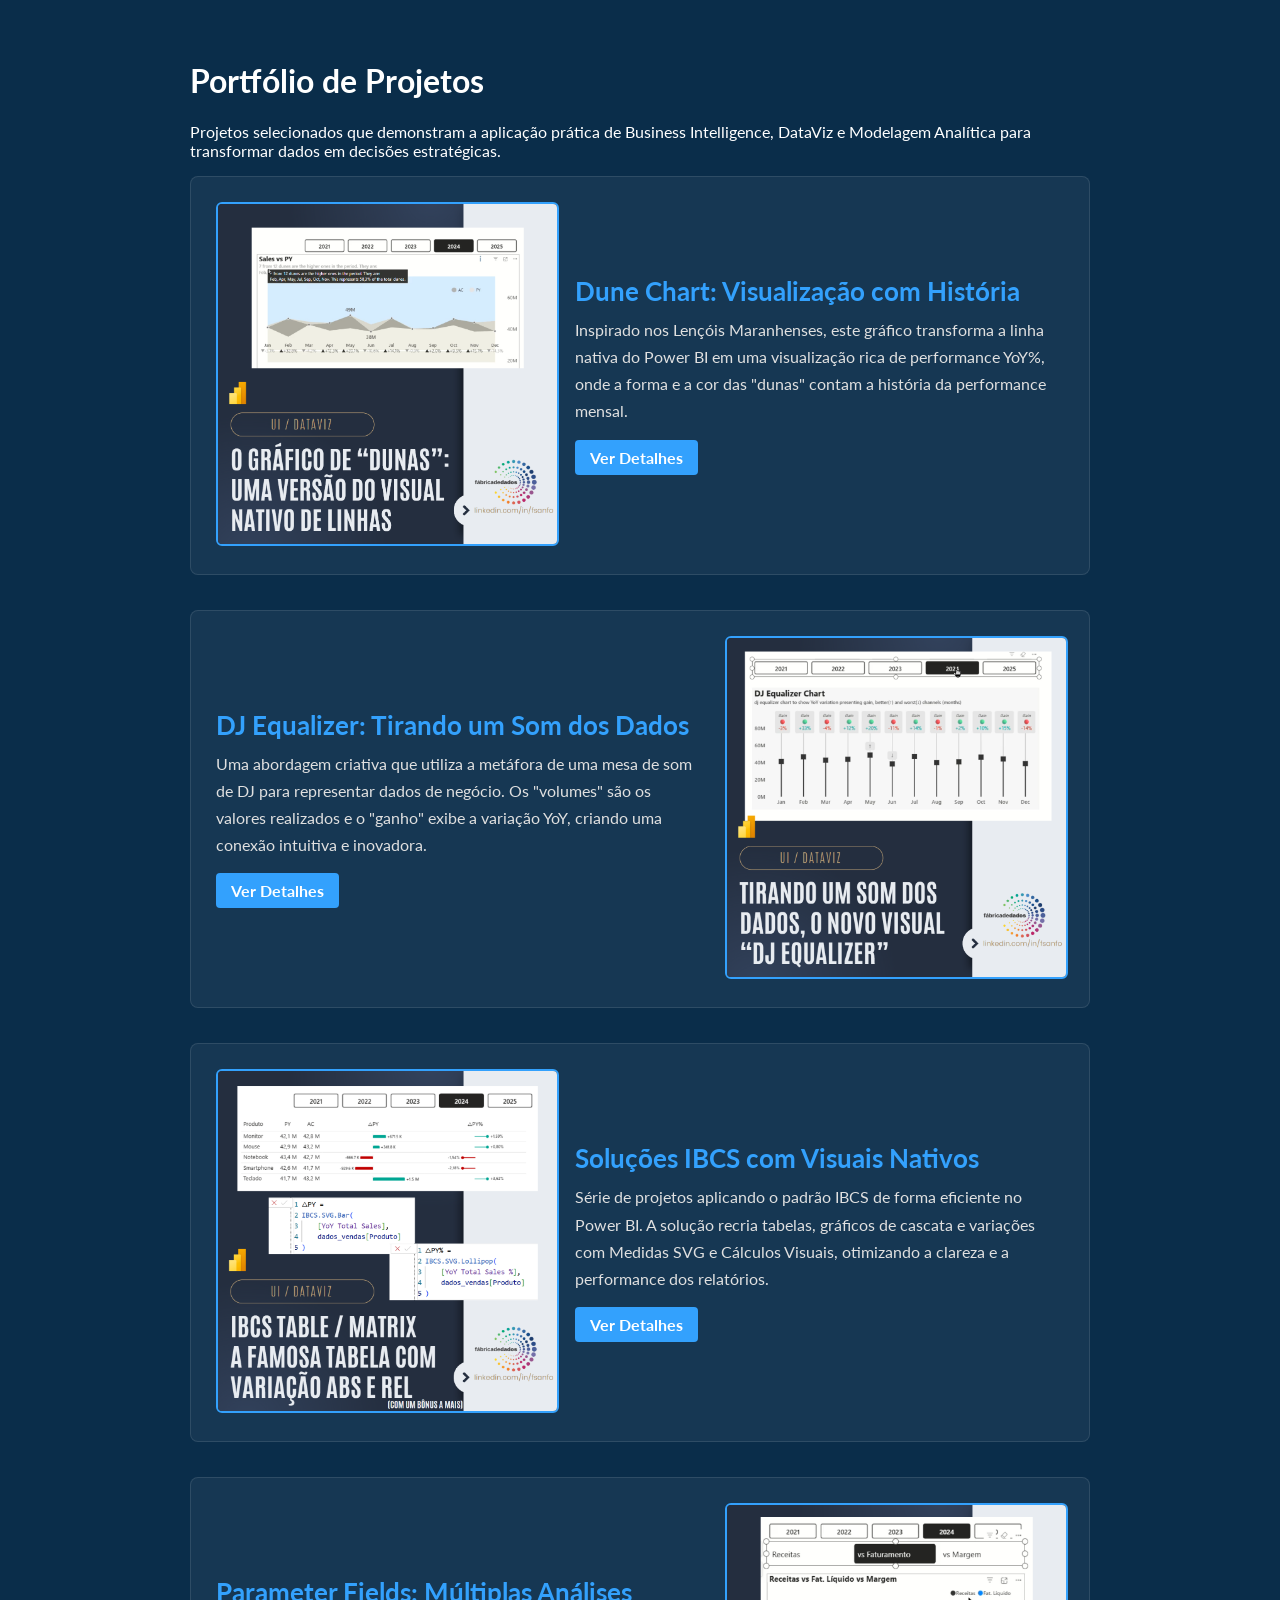
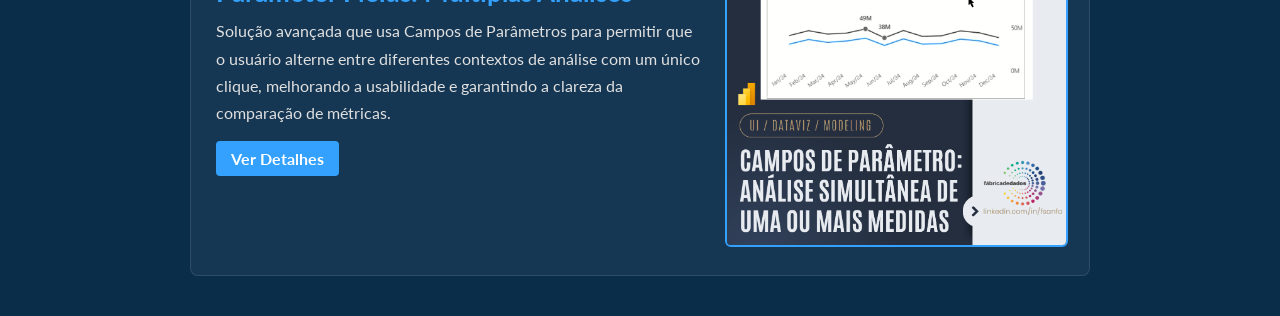
<file: portfolio_cv.html>
<!DOCTYPE html>
<html lang="pt-BR">
<head>
    <meta charset="UTF-8">
    <meta name="viewport" content="width=device-width, initial-scale=1.0">
    <title>Portfólio de Projetos | Fabiano Fonseca</title>
    <style>
        /* Estilos baseados na paleta e layout do seu CV */
        @import url('https://fonts.googleapis.com/css2?family=Lato:wght@400;700;900&display=swap' );

        body {
            font-family: 'Lato', -apple-system, BlinkMacSystemFont, "Segoe UI", Roboto, Helvetica, Arial, sans-serif;
            background-color: #0a2d4a; /* Cor de fundo principal do seu CV */
            color: #ffffff;
            margin: 0;
            padding: 40px 20px;
        }
        .container {
            max-width: 900px;
            margin: 0 auto;
        }
        .header {
            text-align: center;
            margin-bottom: 50px;
            padding: 0 20px;
        }
        .header h1 {
            font-size: 2.2rem;
            font-weight: 900;
            text-transform: uppercase;
            letter-spacing: 1px;
            margin-bottom: 10px;
            color: #ffffff;
        }
        .header p {
            font-size: 1.1rem;
            color: #c5c5c5;
            max-width: 700px;
            margin: 0 auto;
            line-height: 1.6;
        }
        .portfolio-grid {
            display: grid;
            grid-template-columns: 1fr;
            gap: 35px;
        }
        .project {
            display: flex;
            flex-direction: column;
            gap: 20px;
            background-color: rgba(255, 255, 255, 0.05); /* Um leve destaque */
            border-radius: 8px;
            padding: 25px;
            border: 1px solid rgba(255, 255, 255, 0.1);
            transition: background-color 0.3s ease;
        }
        .project:hover {
            background-color: rgba(255, 255, 255, 0.1);
        }
        .project-image {
            text-align: center;
        }
        .project-image img {
            max-width: 100%;
            height: auto;
            border-radius: 6px;
            border: 2px solid #33a1fd; /* Cor de destaque do CV */
        }
        .project-content h2 {
            font-size: 1.6rem;
            font-weight: 700;
            color: #33a1fd; /* Cor de destaque do CV */
            margin: 0 0 10px 0;
        }
        .project-content p {
            font-size: 1rem;
            line-height: 1.7;
            color: #e0e0e0;
            margin: 0;
        }
        .project-link {
            display: inline-block;
            margin-top: 15px;
            font-weight: bold;
            color: #ffffff;
            text-decoration: none;
            background-color: #33a1fd;
            padding: 8px 15px;
            border-radius: 4px;
            transition: background-color 0.3s ease;
        }
        .project-link:hover {
            background-color: #1e88e5;
        }

        /* Layout para telas maiores */
        @media (min-width: 768px) {
            .project {
                flex-direction: row;
                align-items: center;
            }
            .project:nth-child(even) {
                flex-direction: row-reverse;
            }
            .project-image {
                flex: 0 0 40%; /* Imagem ocupa 40% */
            }
            .project-content {
                flex: 1;
            }
        }
    </style>
</head>
<body>

    <div class="container">
        <header>
            <h1>Portfólio de Projetos</h1>
            <p>Projetos selecionados que demonstram a aplicação prática de Business Intelligence, DataViz e Modelagem Analítica para transformar dados em decisões estratégicas.</p>
        </header>

        <div class="portfolio-grid">
            <!-- Projeto Dune Chart -->
            <div class="project">
                <div class="project-image">
                    <img src="dune-chart.png" alt="Dune Chart">
                </div>
                <div class="project-content">
                    <h2>Dune Chart: Visualização com História</h2>
                    <p>Inspirado nos Lençóis Maranhenses, este gráfico transforma a linha nativa do Power BI em uma visualização rica de performance YoY%, onde a forma e a cor das "dunas" contam a história da performance mensal.</p>
                    <a href="https://www.linkedin.com/posts/fsanfo_powerbi-datavisualization-dunechart-activity-7391454317611921408-2qQQ" target="_blank" class="project-link">Ver Detalhes</a>
                </div>
            </div>

            <!-- Projeto DJ Equalizer -->
            <div class="project">
                <div class="project-image">
                    <img src="dj-equalizer.png" alt="DJ Equalizer">
                </div>
                <div class="project-content">
                    <h2>DJ Equalizer: Tirando um Som dos Dados</h2>
                    <p>Uma abordagem criativa que utiliza a metáfora de uma mesa de som de DJ para representar dados de negócio. Os "volumes" são os valores realizados e o "ganho" exibe a variação YoY, criando uma conexão intuitiva e inovadora.</p>
                    <a href="https://www.linkedin.com/posts/fsanfo_dataviz-datavisualization-djequalizer-activity-7394026491916984320-A_Lv" target="_blank" class="project-link">Ver Detalhes</a>
                </div>
            </div>

            <!-- Projeto IBCS -->
            <div class="project">
                <div class="project-image">
                    <img src="ibcs-1.png" alt="Soluções IBCS">
                </div>
                <div class="project-content">
                    <h2>Soluções IBCS com Visuais Nativos</h2>
                    <p>Série de projetos aplicando o padrão IBCS de forma eficiente no Power BI. A solução recria tabelas, gráficos de cascata e variações com Medidas SVG e Cálculos Visuais, otimizando a clareza e a performance dos relatórios.</p>
                    <a href="https://www.linkedin.com/posts/fsanfo_ibcs-powerbi-svg-activity-7388974193696112640-nryy" target="_blank" class="project-link">Ver Detalhes</a>
                </div>
            </div>
            
            <!-- Projeto Parameter Field (Adicionado ) -->
            <div class="project">
                <div class="project-image">
                    <img src="parameter-field.png" alt="Parameter Fields Avançado">
                </div>
                <div class="project-content">
                    <h2>Parameter Fields: Múltiplas Análises</h2>
                    <p>Solução avançada que usa Campos de Parâmetros para permitir que o usuário alterne entre diferentes contextos de análise com um único clique, melhorando a usabilidade e garantindo a clareza da comparação de métricas.</p>
                    <a href="https://www.linkedin.com/posts/fsanfo_powerbi-dataanalytics-businessintelligence-activity-7390005031942639616-Bt_z" target="_blank" class="project-link">Ver Detalhes</a>
                </div>
            </div>
        </div>
    </div>

</body>
</html>
</file>
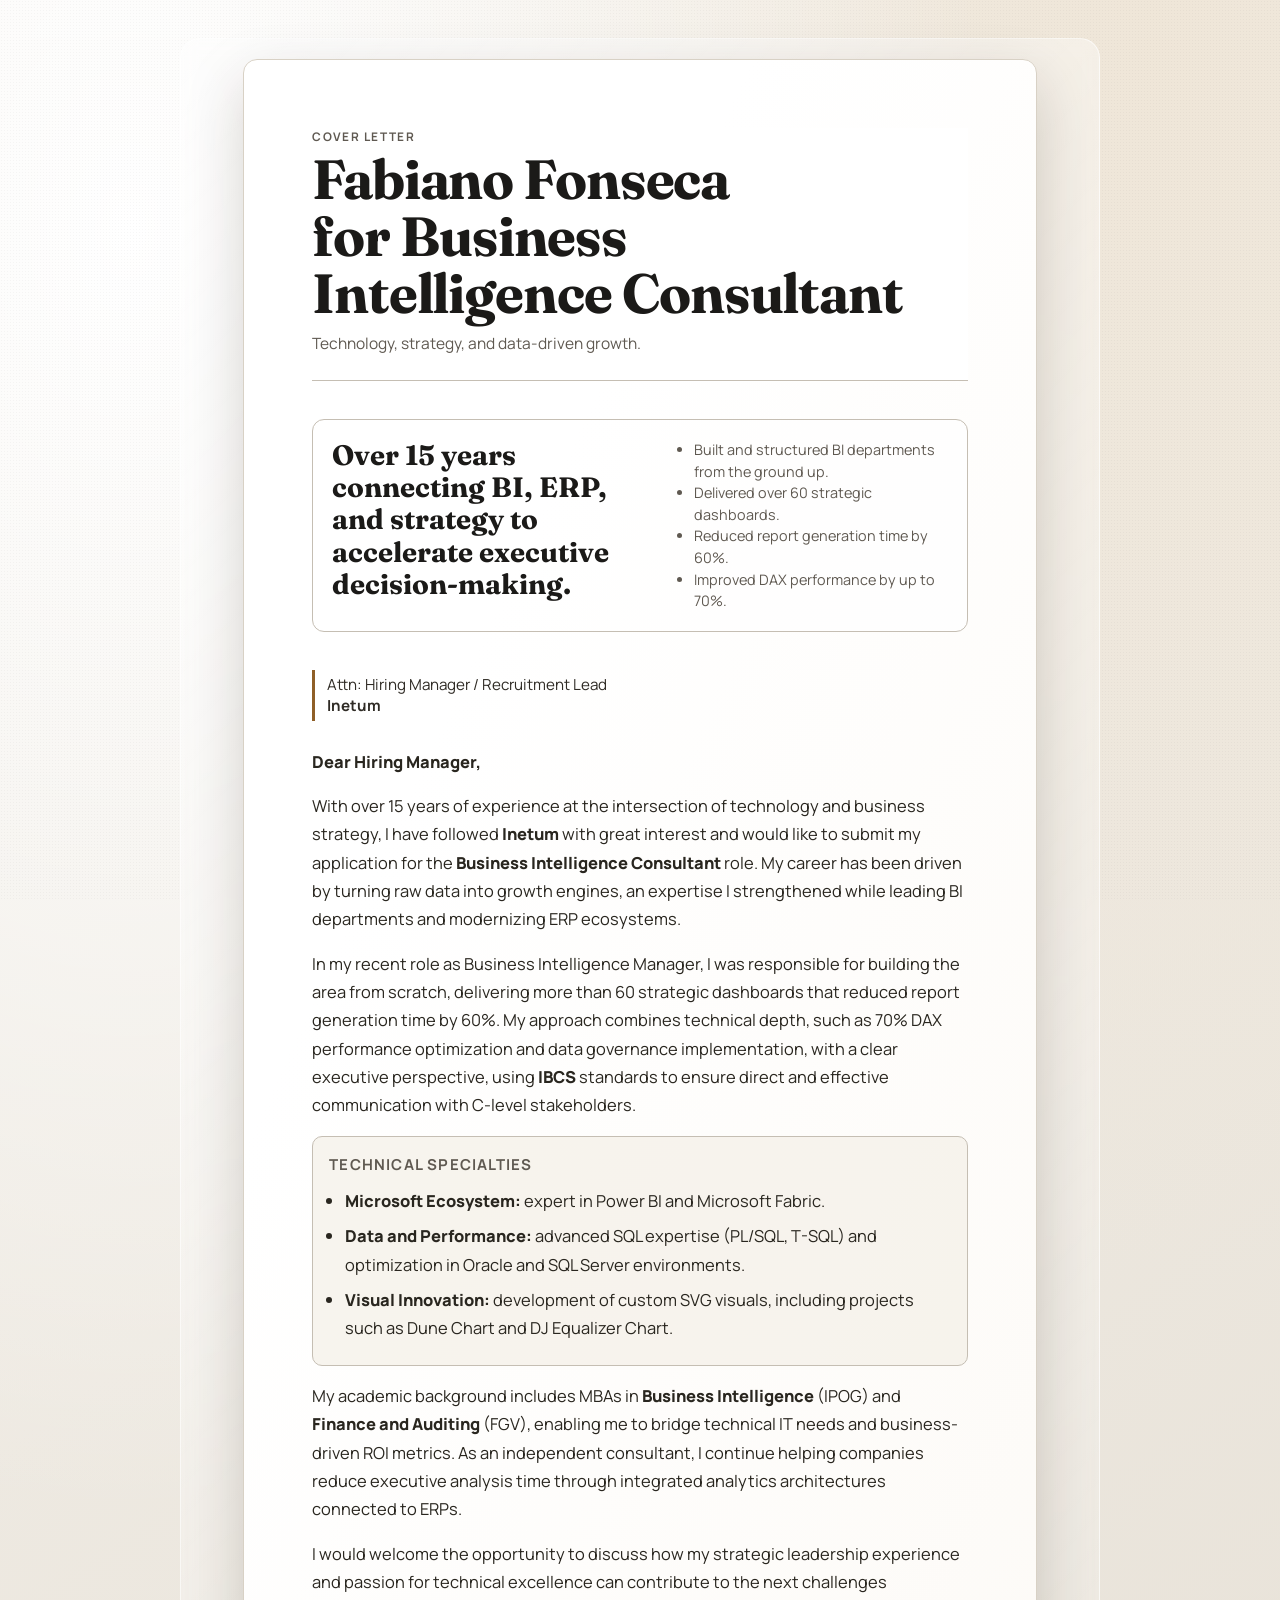
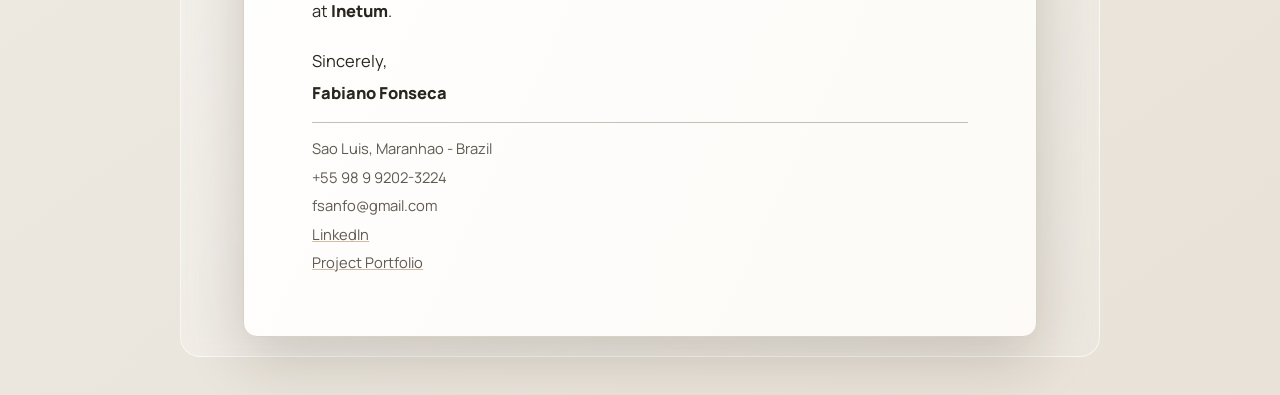
<file: templates/cover-letter-en-us.html>
<!DOCTYPE html>
<html lang="en-US">
<head>
  <meta charset="UTF-8" />
  <meta name="viewport" content="width=device-width, initial-scale=1.0" />
  <title>Cover Letter - Fabiano Fonseca</title>
  <link rel="preconnect" href="https://fonts.googleapis.com" />
  <link rel="preconnect" href="https://fonts.gstatic.com" crossorigin />
  <link href="https://fonts.googleapis.com/css2?family=Manrope:wght@400;500;700;800&family=Fraunces:opsz,wght@9..144,500;9..144,700&display=swap" rel="stylesheet" />
  <style>
    :root {
      --bg: #f4f2ee;
      --ink: #1b1a18;
      --muted: #5f5951;
      --line: #c5beb3;
      --accent: #8f5f27;
      --card: rgba(255, 255, 255, 0.7);
      --paper-shadow: 0 22px 60px rgba(32, 22, 9, 0.18);
    }

    * {
      box-sizing: border-box;
    }

    html,
    body {
      margin: 0;
      min-height: 100%;
      color: var(--ink);
      font-family: "Manrope", "Segoe UI", sans-serif;
      background:
        radial-gradient(120% 120% at 10% 10%, #ffffff 0%, rgba(255, 255, 255, 0) 56%),
        radial-gradient(130% 130% at 90% 0%, #efe6d8 0%, rgba(239, 230, 216, 0) 50%),
        linear-gradient(145deg, #f3f0ea 0%, #e8e2d8 100%);
    }

    body::before {
      content: "";
      position: fixed;
      inset: 0;
      pointer-events: none;
      opacity: 0.035;
      background-image: radial-gradient(#000 0.6px, transparent 0.6px);
      background-size: 3px 3px;
      mix-blend-mode: multiply;
      z-index: 0;
    }

    .preloader {
      position: fixed;
      inset: 0;
      z-index: 20;
      display: grid;
      place-items: center;
      background: #191611;
      color: #f2eee8;
      font-family: "Fraunces", Georgia, serif;
      letter-spacing: 0.12em;
      text-transform: uppercase;
      transform-origin: top center;
      transition: transform 700ms cubic-bezier(0.22, 1, 0.36, 1), opacity 700ms ease;
      will-change: transform, opacity;
    }

    .preloader--hidden {
      opacity: 0;
      transform: translateY(-100%);
      pointer-events: none;
    }

    .canvas {
      position: relative;
      z-index: 1;
      width: min(920px, calc(100% - 2rem));
      margin: clamp(1rem, 3vw, 2.5rem) auto;
      padding: clamp(0.6rem, 2vw, 1.2rem);
      border: 1px solid rgba(255, 255, 255, 0.6);
      border-radius: 20px;
      background: linear-gradient(135deg, rgba(255, 255, 255, 0.5), rgba(255, 255, 255, 0.16));
      backdrop-filter: blur(8px);
    }

    .page {
      width: 210mm;
      max-width: 100%;
      min-height: 297mm;
      margin: 0 auto;
      padding: 18mm 18mm 16mm;
      background: #fff;
      border: 1px solid #d8d1c5;
      border-radius: 14px;
      box-shadow: var(--paper-shadow);
      position: relative;
      overflow: hidden;
    }

    .page::after {
      content: "";
      position: absolute;
      inset: 0;
      pointer-events: none;
      background:
        linear-gradient(115deg, rgba(255, 255, 255, 0) 30%, rgba(246, 236, 221, 0.26) 100%);
    }

    .doc-header {
      position: sticky;
      top: 0;
      z-index: 4;
      margin: 0 0 10mm;
      padding: 0 0 7mm;
      border-bottom: 1px solid var(--line);
      background: rgba(255, 255, 255, 0.97);
      backdrop-filter: blur(6px);
      transition: transform 300ms ease, opacity 300ms ease;
    }

    .doc-header.is-hidden {
      transform: translateY(-100%);
      opacity: 0;
    }

    .eyebrow {
      margin: 0;
      color: var(--muted);
      font-size: 0.74rem;
      letter-spacing: 0.12em;
      text-transform: uppercase;
      font-weight: 700;
    }

    h1 {
      margin: 0.4rem 0 0;
      font-family: "Fraunces", Georgia, serif;
      font-weight: 700;
      letter-spacing: -0.02em;
      line-height: 1.03;
      font-size: clamp(2rem, 5.4vw, 3.45rem);
      max-width: 16ch;
      text-wrap: balance;
    }

    .subtitle {
      margin: 0.65rem 0 0;
      color: var(--muted);
      font-size: 0.97rem;
    }

    .hero {
      display: grid;
      grid-template-columns: 1.1fr 0.9fr;
      gap: 1rem;
      margin-bottom: 10mm;
      padding: 5mm;
      border: 1px solid var(--line);
      border-radius: 12px;
      background: var(--card);
      break-inside: avoid;
      page-break-inside: avoid;
      position: relative;
      z-index: 2;
    }

    .hero h2 {
      margin: 0;
      font-size: clamp(1.25rem, 2.6vw, 1.75rem);
      line-height: 1.15;
      font-family: "Fraunces", Georgia, serif;
      text-wrap: pretty;
    }

    .hero ul {
      margin: 0;
      padding-left: 1rem;
      align-self: center;
      color: var(--muted);
      font-size: 0.9rem;
      line-height: 1.5;
    }

    .recipient {
      font-size: 0.95rem;
      color: #2f2b25;
      margin-bottom: 7mm;
      border-left: 3px solid var(--accent);
      padding: 0.3rem 0 0.3rem 0.75rem;
      break-inside: avoid;
      page-break-inside: avoid;
      position: relative;
      z-index: 2;
    }

    .letter {
      position: relative;
      z-index: 2;
      font-size: 1.03rem;
      line-height: 1.72;
      color: #29261f;
      text-wrap: pretty;
    }

    .letter p {
      margin: 0 0 1rem;
    }

    .letter strong {
      font-weight: 800;
    }

    .skills {
      margin: 0.9rem 0 1rem;
      padding: 0.95rem 1rem;
      border: 1px solid var(--line);
      border-radius: 10px;
      background: rgba(245, 241, 234, 0.78);
      break-inside: avoid;
      page-break-inside: avoid;
    }

    .skills h3 {
      margin: 0 0 0.55rem;
      font-size: 0.94rem;
      text-transform: uppercase;
      letter-spacing: 0.08em;
      color: var(--muted);
    }

    .skills ul {
      margin: 0;
      padding-left: 1rem;
    }

    .skills li {
      margin: 0 0 0.45rem;
    }

    .signature {
      margin-top: 1.4rem;
      break-inside: avoid;
      page-break-inside: avoid;
    }

    .signature p {
      margin: 0.2rem 0;
    }

    .contact {
      margin-top: 0.9rem;
      padding-top: 0.85rem;
      border-top: 1px solid var(--line);
      display: grid;
      gap: 0.2rem;
      color: var(--muted);
      font-size: 0.92rem;
    }

    .contact a {
      color: inherit;
      text-decoration-color: rgba(143, 95, 39, 0.42);
    }

    .fade,
    .rise {
      opacity: 0;
      transform: translateY(20px);
    }

    .is-ready .fade,
    .is-ready .rise {
      opacity: 1;
      transform: none;
      transition: transform 600ms cubic-bezier(0.22, 1, 0.36, 1), opacity 600ms ease;
    }

    .is-ready .fade:nth-of-type(1) { transition-delay: 80ms; }
    .is-ready .fade:nth-of-type(2) { transition-delay: 160ms; }
    .is-ready .fade:nth-of-type(3) { transition-delay: 240ms; }
    .is-ready .fade:nth-of-type(4) { transition-delay: 320ms; }

    .word {
      display: inline-block;
      opacity: 0;
      transform: translateY(105%);
      will-change: transform, opacity;
    }

    .is-ready .word {
      opacity: 1;
      transform: none;
      transition: transform 700ms cubic-bezier(0.22, 1, 0.36, 1), opacity 520ms ease;
    }

    @media (max-width: 860px) {
      .canvas {
        width: min(100%, calc(100% - 0.8rem));
        margin: 0.4rem auto;
        border-radius: 14px;
        padding: 0.55rem;
      }

      .page {
        min-height: auto;
        border-radius: 10px;
        padding: 14mm 11mm;
      }

      .doc-header {
        margin: 0 0 8mm;
        padding: 0 0 6mm;
      }

      .hero {
        grid-template-columns: 1fr;
      }
    }

    @media (prefers-reduced-motion: reduce) {
      *,
      *::before,
      *::after {
        animation: none !important;
        transition: none !important;
        scroll-behavior: auto !important;
      }

      .preloader {
        display: none;
      }

      .fade,
      .rise,
      .word {
        opacity: 1;
        transform: none;
      }
    }

    @page {
      size: A4;
      margin: 12mm;
    }

    @media print {
      html,
      body {
        background: #fff !important;
      }

      body::before,
      .preloader,
      .canvas::before {
        display: none !important;
      }

      .canvas {
        width: 100%;
        margin: 0;
        padding: 0;
        border: 0;
        border-radius: 0;
        background: #fff;
        backdrop-filter: none;
      }

      .page {
        width: auto;
        max-width: 100%;
        min-height: auto;
        margin: 0;
        padding: 0;
        border: 0;
        border-radius: 0;
        box-shadow: none;
      }

      .page::after {
        display: none;
      }

      .doc-header {
        position: static;
        margin: 0 0 7mm;
        padding: 0 0 5mm;
        border-bottom: 1px solid #bfb7a9;
        backdrop-filter: none;
        background: transparent;
        transform: none !important;
        opacity: 1 !important;
      }

      .hero,
      .skills,
      .recipient,
      .signature {
        break-inside: avoid;
        page-break-inside: avoid;
      }

      .fade,
      .rise,
      .word {
        opacity: 1 !important;
        transform: none !important;
        transition: none !important;
      }

      a {
        color: inherit;
        text-decoration: none;
      }
    }
  </style>
</head>
<body>
  <div class="preloader" id="preloader" aria-hidden="true">
    Preparing letter
  </div>

  <main class="canvas" id="documentRoot">
    <article class="page" aria-label="Cover letter">
      <header class="doc-header" id="smartHeader">
        <p class="eyebrow">Cover Letter</p>
        <h1 id="headline">Fabiano Fonseca for Business Intelligence Consultant</h1>
        <p class="subtitle">Technology, strategy, and data-driven growth.</p>
      </header>

      <section class="hero rise" aria-label="Executive summary">
        <h2>
          Over 15 years connecting BI, ERP, and strategy to accelerate executive decision-making.
        </h2>
        <ul>
          <li>Built and structured BI departments from the ground up.</li>
          <li>Delivered over 60 strategic dashboards.</li>
          <li>Reduced report generation time by 60%.</li>
          <li>Improved DAX performance by up to 70%.</li>
        </ul>
      </section>

      <section class="recipient rise" aria-label="Recipient">
        Attn: Hiring Manager / Recruitment Lead<br />
        <strong>Inetum</strong>
      </section>

      <section class="letter" aria-label="Letter content">
        <p class="fade"><strong>Dear Hiring Manager,</strong></p>

        <p class="fade">
          With over 15 years of experience at the intersection of technology and business strategy,
          I have followed <strong>Inetum</strong> with great interest and would like to submit
          my application for the <strong>Business Intelligence Consultant</strong> role. My career has been driven by turning
          raw data into growth engines, an expertise I strengthened while leading BI departments and
          modernizing ERP ecosystems.
        </p>

        <p class="fade">
          In my recent role as Business Intelligence Manager, I was responsible for building the area
          from scratch, delivering more than 60 strategic dashboards that reduced report generation time
          by 60%. My approach combines technical depth, such as 70% DAX performance optimization and
          data governance implementation, with a clear executive perspective, using <strong>IBCS</strong>
          standards to ensure direct and effective communication with C-level stakeholders.
        </p>

        <section class="skills fade" aria-label="Specialties">
          <h3>Technical specialties</h3>
          <ul>
            <li><strong>Microsoft Ecosystem:</strong> expert in Power BI and Microsoft Fabric.</li>
            <li>
              <strong>Data and Performance:</strong> advanced SQL expertise (PL/SQL, T-SQL) and
              optimization in Oracle and SQL Server environments.
            </li>
            <li>
              <strong>Visual Innovation:</strong> development of custom SVG visuals, including projects
              such as Dune Chart and DJ Equalizer Chart.
            </li>
          </ul>
        </section>

        <p class="fade">
          My academic background includes MBAs in <strong>Business Intelligence</strong> (IPOG) and
          <strong>Finance and Auditing</strong> (FGV), enabling me to bridge technical IT needs and
          business-driven ROI metrics. As an independent consultant, I continue helping companies reduce
          executive analysis time through integrated analytics architectures connected to ERPs.
        </p>

        <p class="fade">
          I would welcome the opportunity to discuss how my strategic leadership experience and passion
          for technical excellence can contribute to the next challenges at
          <strong>Inetum</strong>.
        </p>

        <footer class="signature rise" aria-label="Signature">
          <p>Sincerely,</p>
          <p><strong>Fabiano Fonseca</strong></p>

          <div class="contact">
            <span>Sao Luis, Maranhao - Brazil</span>
            <span>+55 98 9 9202-3224</span>
            <span>fsanfo@gmail.com</span>
            <span><a href="https://linkedin.com/in/fsanfo/">LinkedIn</a></span>
            <span><a href="https://fsanfo.github.io/portfolio">Project Portfolio</a></span>
          </div>
        </footer>
      </section>
    </article>
  </main>

  <script>
    (function () {
      const root = document.getElementById("documentRoot");
      const preloader = document.getElementById("preloader");
      const smartHeader = document.getElementById("smartHeader");
      const headline = document.getElementById("headline");

      function splitHeadlineWords() {
        if (!headline) return;
        const words = headline.textContent.trim().split(/\s+/);
        headline.innerHTML = words
          .map((word, idx) => `<span class="word" style="transition-delay:${80 + idx * 45}ms">${word}</span>`)
          .join(" ");
      }

      function initSmartHeader() {
        if (!smartHeader) return;
        let previousY = window.scrollY;

        window.addEventListener(
          "scroll",
          () => {
            const currentY = window.scrollY;
            if (currentY > previousY && currentY > 90) {
              smartHeader.classList.add("is-hidden");
            } else {
              smartHeader.classList.remove("is-hidden");
            }
            previousY = currentY;
          },
          { passive: true }
        );
      }

      splitHeadlineWords();
      initSmartHeader();

      window.addEventListener("load", () => {
        if (preloader) {
          preloader.classList.add("preloader--hidden");
          setTimeout(() => {
            preloader.remove();
          }, 820);
        }

        requestAnimationFrame(() => {
          root.classList.add("is-ready");
        });
      });
    })();
  </script>
</body>
</html>
</file>
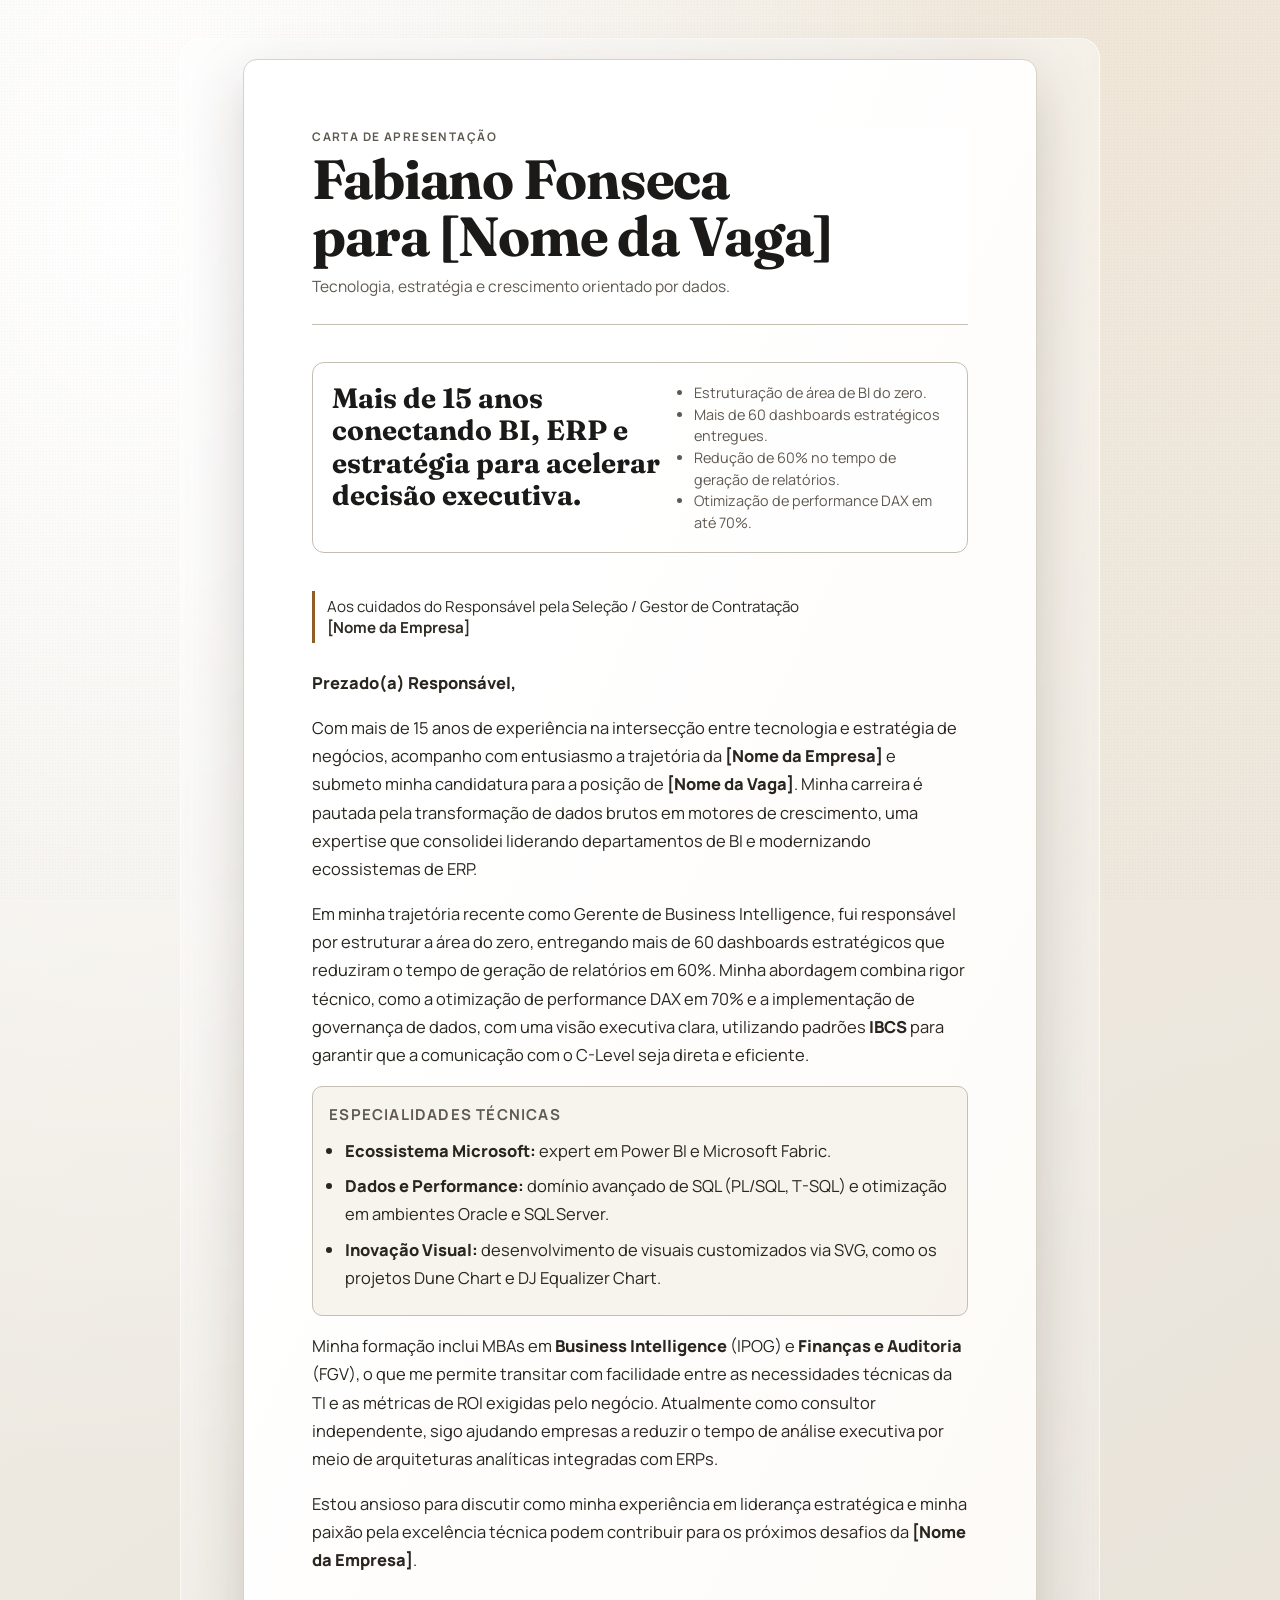
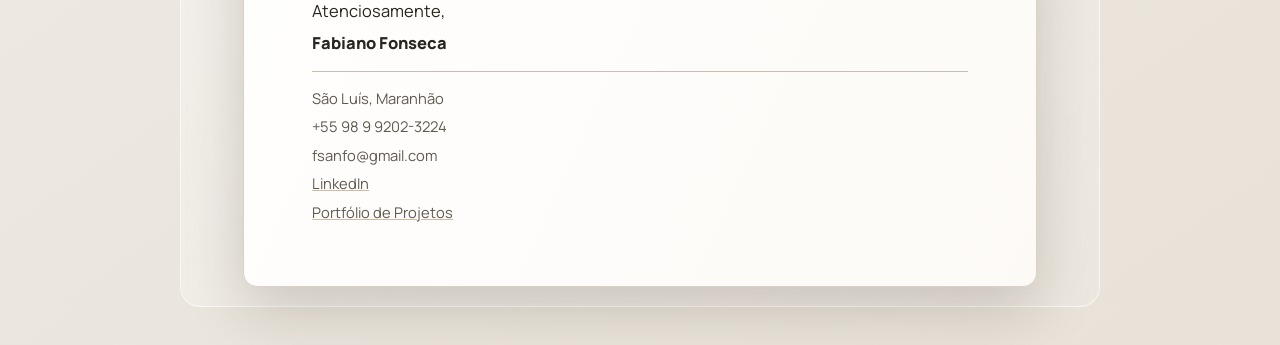
<file: templates/cover-letter-pt-br.html>
<!DOCTYPE html>
<html lang="pt-BR">
<head>
  <meta charset="UTF-8" />
  <meta name="viewport" content="width=device-width, initial-scale=1.0" />
  <title>Carta de Apresentação - Fabiano Fonseca</title>
  <link rel="preconnect" href="https://fonts.googleapis.com" />
  <link rel="preconnect" href="https://fonts.gstatic.com" crossorigin />
  <link href="https://fonts.googleapis.com/css2?family=Manrope:wght@400;500;700;800&family=Fraunces:opsz,wght@9..144,500;9..144,700&display=swap" rel="stylesheet" />
  <style>
    :root {
      --bg: #f4f2ee;
      --ink: #1b1a18;
      --muted: #5f5951;
      --line: #c5beb3;
      --accent: #8f5f27;
      --card: rgba(255, 255, 255, 0.7);
      --paper-shadow: 0 22px 60px rgba(32, 22, 9, 0.18);
    }

    * {
      box-sizing: border-box;
    }

    html,
    body {
      margin: 0;
      min-height: 100%;
      color: var(--ink);
      font-family: "Manrope", "Segoe UI", sans-serif;
      background:
        radial-gradient(120% 120% at 10% 10%, #ffffff 0%, rgba(255, 255, 255, 0) 56%),
        radial-gradient(130% 130% at 90% 0%, #efe6d8 0%, rgba(239, 230, 216, 0) 50%),
        linear-gradient(145deg, #f3f0ea 0%, #e8e2d8 100%);
    }

    body::before {
      content: "";
      position: fixed;
      inset: 0;
      pointer-events: none;
      opacity: 0.035;
      background-image: radial-gradient(#000 0.6px, transparent 0.6px);
      background-size: 3px 3px;
      mix-blend-mode: multiply;
      z-index: 0;
    }

    .preloader {
      position: fixed;
      inset: 0;
      z-index: 20;
      display: grid;
      place-items: center;
      background: #191611;
      color: #f2eee8;
      font-family: "Fraunces", Georgia, serif;
      letter-spacing: 0.12em;
      text-transform: uppercase;
      transform-origin: top center;
      transition: transform 700ms cubic-bezier(0.22, 1, 0.36, 1), opacity 700ms ease;
      will-change: transform, opacity;
    }

    .preloader--hidden {
      opacity: 0;
      transform: translateY(-100%);
      pointer-events: none;
    }

    .canvas {
      position: relative;
      z-index: 1;
      width: min(920px, calc(100% - 2rem));
      margin: clamp(1rem, 3vw, 2.5rem) auto;
      padding: clamp(0.6rem, 2vw, 1.2rem);
      border: 1px solid rgba(255, 255, 255, 0.6);
      border-radius: 20px;
      background: linear-gradient(135deg, rgba(255, 255, 255, 0.5), rgba(255, 255, 255, 0.16));
      backdrop-filter: blur(8px);
    }

    .page {
      width: 210mm;
      max-width: 100%;
      min-height: 297mm;
      margin: 0 auto;
      padding: 18mm 18mm 16mm;
      background: #fff;
      border: 1px solid #d8d1c5;
      border-radius: 14px;
      box-shadow: var(--paper-shadow);
      position: relative;
      overflow: hidden;
    }

    .page::after {
      content: "";
      position: absolute;
      inset: 0;
      pointer-events: none;
      background:
        linear-gradient(115deg, rgba(255, 255, 255, 0) 30%, rgba(246, 236, 221, 0.26) 100%);
    }

    .doc-header {
      position: sticky;
      top: 0;
      z-index: 4;
      margin: 0 0 10mm;
      padding: 0 0 7mm;
      border-bottom: 1px solid var(--line);
      background: rgba(255, 255, 255, 0.97);
      backdrop-filter: blur(6px);
      transition: transform 300ms ease, opacity 300ms ease;
    }

    .doc-header.is-hidden {
      transform: translateY(-100%);
      opacity: 0;
    }

    .eyebrow {
      margin: 0;
      color: var(--muted);
      font-size: 0.74rem;
      letter-spacing: 0.12em;
      text-transform: uppercase;
      font-weight: 700;
    }

    h1 {
      margin: 0.4rem 0 0;
      font-family: "Fraunces", Georgia, serif;
      font-weight: 700;
      letter-spacing: -0.02em;
      line-height: 1.03;
      font-size: clamp(2rem, 5.4vw, 3.45rem);
      max-width: 16ch;
      text-wrap: balance;
    }

    .subtitle {
      margin: 0.65rem 0 0;
      color: var(--muted);
      font-size: 0.97rem;
    }

    .hero {
      display: grid;
      grid-template-columns: 1.1fr 0.9fr;
      gap: 1rem;
      margin-bottom: 10mm;
      padding: 5mm;
      border: 1px solid var(--line);
      border-radius: 12px;
      background: var(--card);
      break-inside: avoid;
      page-break-inside: avoid;
      position: relative;
      z-index: 2;
    }

    .hero h2 {
      margin: 0;
      font-size: clamp(1.25rem, 2.6vw, 1.75rem);
      line-height: 1.15;
      font-family: "Fraunces", Georgia, serif;
      text-wrap: pretty;
    }

    .hero ul {
      margin: 0;
      padding-left: 1rem;
      align-self: center;
      color: var(--muted);
      font-size: 0.9rem;
      line-height: 1.5;
    }

    .recipient {
      font-size: 0.95rem;
      color: #2f2b25;
      margin-bottom: 7mm;
      border-left: 3px solid var(--accent);
      padding: 0.3rem 0 0.3rem 0.75rem;
      break-inside: avoid;
      page-break-inside: avoid;
      position: relative;
      z-index: 2;
    }

    .letter {
      position: relative;
      z-index: 2;
      font-size: 1.03rem;
      line-height: 1.72;
      color: #29261f;
      text-wrap: pretty;
    }

    .letter p {
      margin: 0 0 1rem;
    }

    .letter strong {
      font-weight: 800;
    }

    .skills {
      margin: 0.9rem 0 1rem;
      padding: 0.95rem 1rem;
      border: 1px solid var(--line);
      border-radius: 10px;
      background: rgba(245, 241, 234, 0.78);
      break-inside: avoid;
      page-break-inside: avoid;
    }

    .skills h3 {
      margin: 0 0 0.55rem;
      font-size: 0.94rem;
      text-transform: uppercase;
      letter-spacing: 0.08em;
      color: var(--muted);
    }

    .skills ul {
      margin: 0;
      padding-left: 1rem;
    }

    .skills li {
      margin: 0 0 0.45rem;
    }

    .signature {
      margin-top: 1.4rem;
      break-inside: avoid;
      page-break-inside: avoid;
    }

    .signature p {
      margin: 0.2rem 0;
    }

    .contact {
      margin-top: 0.9rem;
      padding-top: 0.85rem;
      border-top: 1px solid var(--line);
      display: grid;
      gap: 0.2rem;
      color: var(--muted);
      font-size: 0.92rem;
    }

    .contact a {
      color: inherit;
      text-decoration-color: rgba(143, 95, 39, 0.42);
    }

    .fade,
    .rise {
      opacity: 0;
      transform: translateY(20px);
    }

    .is-ready .fade,
    .is-ready .rise {
      opacity: 1;
      transform: none;
      transition: transform 600ms cubic-bezier(0.22, 1, 0.36, 1), opacity 600ms ease;
    }

    .is-ready .fade:nth-of-type(1) { transition-delay: 80ms; }
    .is-ready .fade:nth-of-type(2) { transition-delay: 160ms; }
    .is-ready .fade:nth-of-type(3) { transition-delay: 240ms; }
    .is-ready .fade:nth-of-type(4) { transition-delay: 320ms; }

    .word {
      display: inline-block;
      opacity: 0;
      transform: translateY(105%);
      will-change: transform, opacity;
    }

    .is-ready .word {
      opacity: 1;
      transform: none;
      transition: transform 700ms cubic-bezier(0.22, 1, 0.36, 1), opacity 520ms ease;
    }

    @media (max-width: 860px) {
      .canvas {
        width: min(100%, calc(100% - 0.8rem));
        margin: 0.4rem auto;
        border-radius: 14px;
        padding: 0.55rem;
      }

      .page {
        min-height: auto;
        border-radius: 10px;
        padding: 14mm 11mm;
      }

      .doc-header {
        margin: 0 0 8mm;
        padding: 0 0 6mm;
      }

      .hero {
        grid-template-columns: 1fr;
      }
    }

    @media (prefers-reduced-motion: reduce) {
      *,
      *::before,
      *::after {
        animation: none !important;
        transition: none !important;
        scroll-behavior: auto !important;
      }

      .preloader {
        display: none;
      }

      .fade,
      .rise,
      .word {
        opacity: 1;
        transform: none;
      }
    }

    @page {
      size: A4;
      margin: 12mm;
    }

    @media print {
      html,
      body {
        background: #fff !important;
      }

      body::before,
      .preloader,
      .canvas::before {
        display: none !important;
      }

      .canvas {
        width: 100%;
        margin: 0;
        padding: 0;
        border: 0;
        border-radius: 0;
        background: #fff;
        backdrop-filter: none;
      }

      .page {
        width: auto;
        max-width: 100%;
        min-height: auto;
        margin: 0;
        padding: 0;
        border: 0;
        border-radius: 0;
        box-shadow: none;
      }

      .page::after {
        display: none;
      }

      .doc-header {
        position: static;
        margin: 0 0 7mm;
        padding: 0 0 5mm;
        border-bottom: 1px solid #bfb7a9;
        backdrop-filter: none;
        background: transparent;
        transform: none !important;
        opacity: 1 !important;
      }

      .hero,
      .skills,
      .recipient,
      .signature {
        break-inside: avoid;
        page-break-inside: avoid;
      }

      .fade,
      .rise,
      .word {
        opacity: 1 !important;
        transform: none !important;
        transition: none !important;
      }

      a {
        color: inherit;
        text-decoration: none;
      }
    }
  </style>
</head>
<body>
  <div class="preloader" id="preloader" aria-hidden="true">
    Preparando carta
  </div>

  <main class="canvas" id="documentRoot">
    <article class="page" aria-label="Carta de apresentação">
      <header class="doc-header" id="smartHeader">
        <p class="eyebrow">Carta de Apresentação</p>
        <h1 id="headline">Fabiano Fonseca para [Nome da Vaga]</h1>
        <p class="subtitle">Tecnologia, estratégia e crescimento orientado por dados.</p>
      </header>

      <section class="hero rise" aria-label="Resumo executivo">
        <h2>
          Mais de 15 anos conectando BI, ERP e estratégia para acelerar decisão executiva.
        </h2>
        <ul>
          <li>Estruturação de área de BI do zero.</li>
          <li>Mais de 60 dashboards estratégicos entregues.</li>
          <li>Redução de 60% no tempo de geração de relatórios.</li>
          <li>Otimização de performance DAX em até 70%.</li>
        </ul>
      </section>

      <section class="recipient rise" aria-label="Destinatário">
        Aos cuidados do Responsável pela Seleção / Gestor de Contratação<br />
        <strong>[Nome da Empresa]</strong>
      </section>

      <section class="letter" aria-label="Conteúdo da carta">
        <p class="fade"><strong>Prezado(a) Responsável,</strong></p>

        <p class="fade">
          Com mais de 15 anos de experiência na intersecção entre tecnologia e estratégia de negócios,
          acompanho com entusiasmo a trajetória da <strong>[Nome da Empresa]</strong> e submeto minha
          candidatura para a posição de <strong>[Nome da Vaga]</strong>. Minha carreira é pautada pela
          transformação de dados brutos em motores de crescimento, uma expertise que consolidei
          liderando departamentos de BI e modernizando ecossistemas de ERP.
        </p>

        <p class="fade">
          Em minha trajetória recente como Gerente de Business Intelligence, fui responsável por
          estruturar a área do zero, entregando mais de 60 dashboards estratégicos que reduziram o
          tempo de geração de relatórios em 60%. Minha abordagem combina rigor técnico, como a
          otimização de performance DAX em 70% e a implementação de governança de dados, com uma
          visão executiva clara, utilizando padrões <strong>IBCS</strong> para garantir que a
          comunicação com o C-Level seja direta e eficiente.
        </p>

        <section class="skills fade" aria-label="Especialidades">
          <h3>Especialidades técnicas</h3>
          <ul>
            <li><strong>Ecossistema Microsoft:</strong> expert em Power BI e Microsoft Fabric.</li>
            <li>
              <strong>Dados e Performance:</strong> domínio avançado de SQL (PL/SQL, T-SQL) e
              otimização em ambientes Oracle e SQL Server.
            </li>
            <li>
              <strong>Inovação Visual:</strong> desenvolvimento de visuais customizados via SVG,
              como os projetos Dune Chart e DJ Equalizer Chart.
            </li>
          </ul>
        </section>

        <p class="fade">
          Minha formação inclui MBAs em <strong>Business Intelligence</strong> (IPOG) e
          <strong>Finanças e Auditoria</strong> (FGV), o que me permite transitar com facilidade
          entre as necessidades técnicas da TI e as métricas de ROI exigidas pelo negócio.
          Atualmente como consultor independente, sigo ajudando empresas a reduzir o tempo de
          análise executiva por meio de arquiteturas analíticas integradas com ERPs.
        </p>

        <p class="fade">
          Estou ansioso para discutir como minha experiência em liderança estratégica e minha
          paixão pela excelência técnica podem contribuir para os próximos desafios da
          <strong>[Nome da Empresa]</strong>.
        </p>

        <footer class="signature rise" aria-label="Assinatura">
          <p>Atenciosamente,</p>
          <p><strong>Fabiano Fonseca</strong></p>

          <div class="contact">
            <span>São Luís, Maranhão</span>
            <span>+55 98 9 9202-3224</span>
            <span>fsanfo@gmail.com</span>
            <span><a href="https://linkedin.com/in/fsanfo/">LinkedIn</a></span>
            <span><a href="https://fsanfo.github.io/portfolio">Portfólio de Projetos</a></span>
          </div>
        </footer>
      </section>
    </article>
  </main>

  <script>
    (function () {
      const root = document.getElementById("documentRoot");
      const preloader = document.getElementById("preloader");
      const smartHeader = document.getElementById("smartHeader");
      const headline = document.getElementById("headline");

      function splitHeadlineWords() {
        if (!headline) return;
        const words = headline.textContent.trim().split(/\s+/);
        headline.innerHTML = words
          .map((word, idx) => `<span class="word" style="transition-delay:${80 + idx * 45}ms">${word}</span>`)
          .join(" ");
      }

      function initSmartHeader() {
        if (!smartHeader) return;
        let previousY = window.scrollY;

        window.addEventListener(
          "scroll",
          () => {
            const currentY = window.scrollY;
            if (currentY > previousY && currentY > 90) {
              smartHeader.classList.add("is-hidden");
            } else {
              smartHeader.classList.remove("is-hidden");
            }
            previousY = currentY;
          },
          { passive: true }
        );
      }

      splitHeadlineWords();
      initSmartHeader();

      window.addEventListener("load", () => {
        if (preloader) {
          preloader.classList.add("preloader--hidden");
          setTimeout(() => {
            preloader.remove();
          }, 820);
        }

        requestAnimationFrame(() => {
          root.classList.add("is-ready");
        });
      });
    })();
  </script>
</body>
</html>
</file>
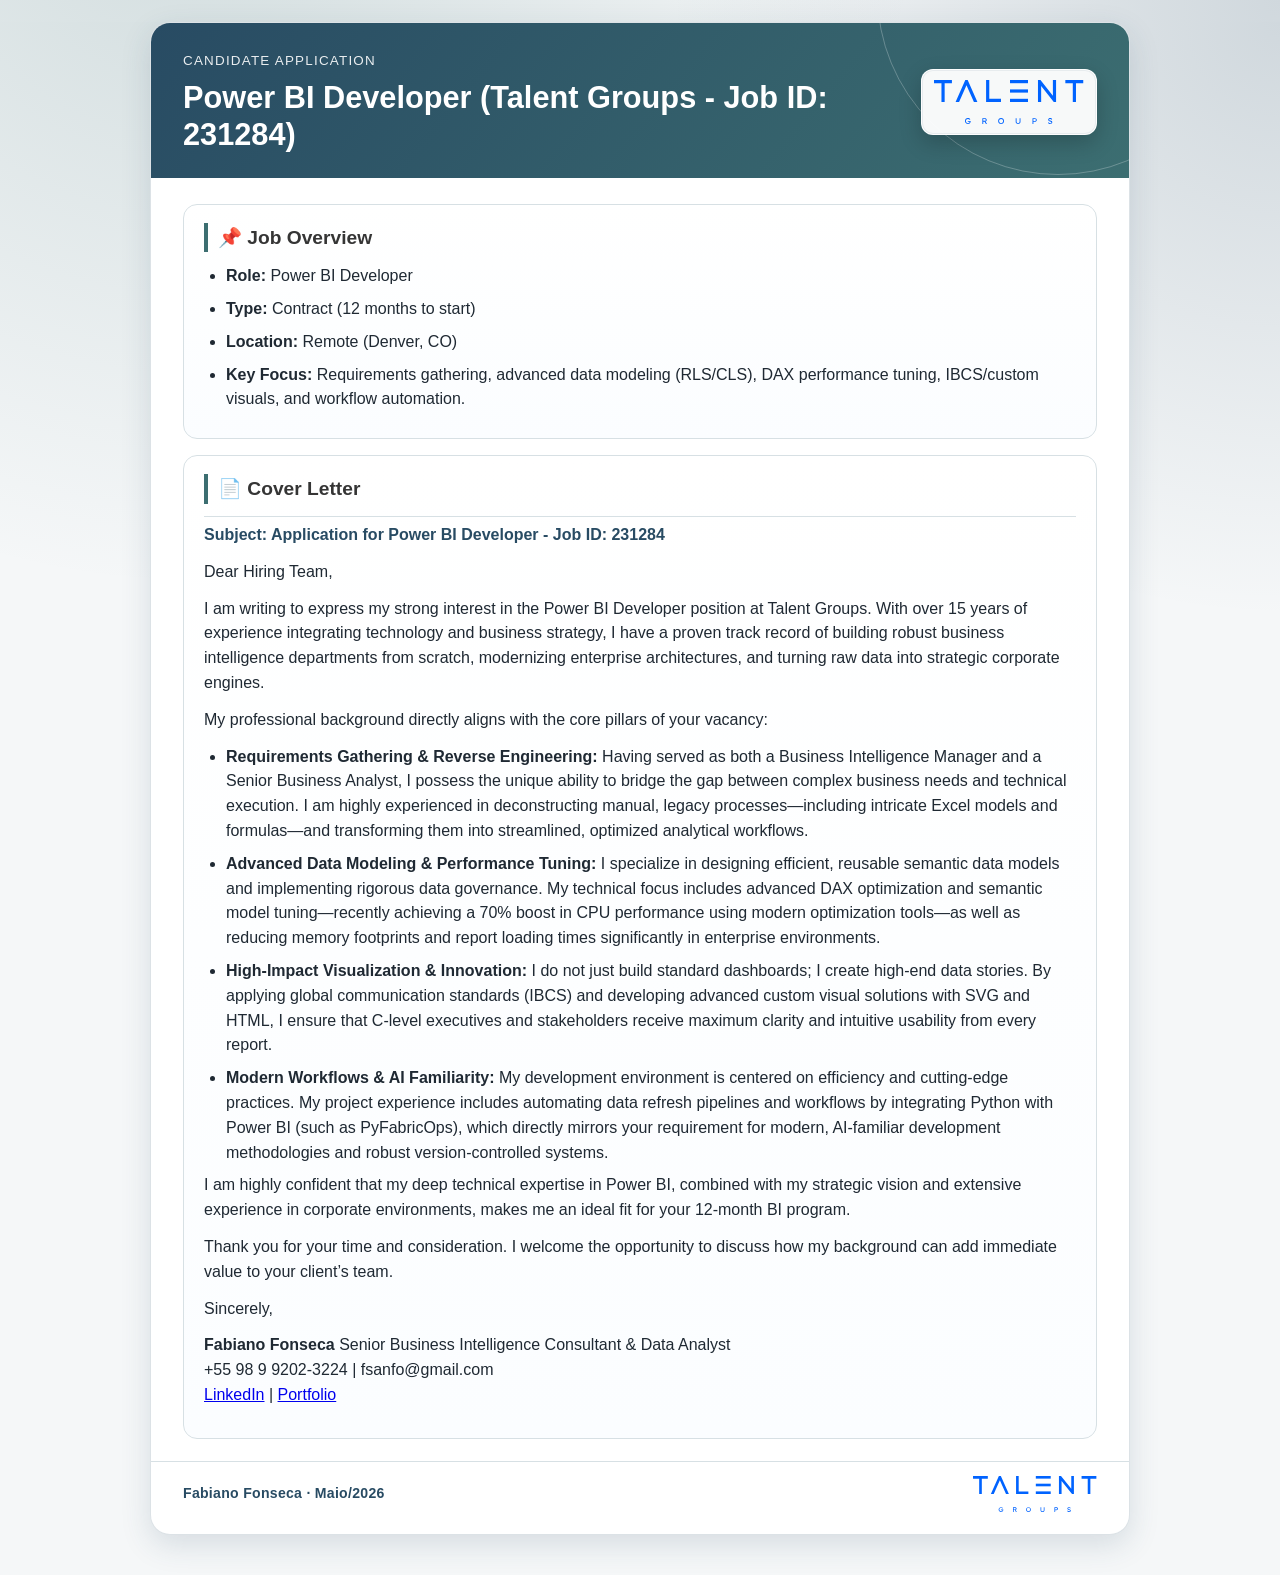
<file: templates/cover-letter-talent-groups.html>
<!doctype html>
<html lang="pt-BR">
<head>
  <meta charset="UTF-8">
  <meta name="viewport" content="width=device-width, initial-scale=1.0">
  <title>Candidate Application: Power BI Developer (Talent Groups - Job ID: 231284)</title>
  <style>
    :root {
      --graphite: #353535;
      --stormy-teal: #3c6e71;
      --white: #ffffff;
      --alabaster-grey: #d9d9d9;
      --yale-blue: #284b63;
      --ink: #1f2933;
      --paper: #f5f7f8;
      --card: #ffffff;
      --line: #d7e0e4;
      --shadow: 0 10px 30px rgba(40, 75, 99, 0.15);
    }

    * {
      box-sizing: border-box;
    }

    html,
    body {
      margin: 0;
      padding: 0;
      color: var(--ink);
      background:
        radial-gradient(circle at 15% -10%, rgba(60, 110, 113, 0.2), transparent 36%),
        radial-gradient(circle at 100% 0%, rgba(40, 75, 99, 0.18), transparent 30%),
        var(--paper);
      font-family: "Segoe UI", "Trebuchet MS", Verdana, sans-serif;
      line-height: 1.55;
      print-color-adjust: exact;
      -webkit-print-color-adjust: exact;
    }

    .page-shell {
      width: min(980px, 94vw);
      margin: 22px auto 40px;
      border: 1px solid rgba(40, 75, 99, 0.16);
      border-radius: 20px;
      overflow: hidden;
      background: var(--card);
      box-shadow: var(--shadow);
      position: relative;
      opacity: 0;
      transform: translateY(12px);
      animation: reveal 560ms ease-out forwards;
    }

    .hero {
      position: relative;
      padding: 28px 32px 24px;
      background: linear-gradient(130deg, var(--yale-blue), var(--stormy-teal));
      color: var(--white);
      overflow: hidden;
    }

    .hero::after {
      content: "";
      position: absolute;
      width: 360px;
      height: 360px;
      right: -110px;
      top: -210px;
      border: 1px solid rgba(255, 255, 255, 0.25);
      border-radius: 50%;
      pointer-events: none;
    }

    .hero-brand {
      display: flex;
      align-items: center;
      justify-content: space-between;
      gap: 20px;
      position: relative;
      z-index: 1;
    }

    .hero-logo {
      width: 150px;
      height: auto;
      object-fit: contain;
      display: block;
      filter: none;
    }

    .hero-logo-frame {
      background: rgba(255, 255, 255, 0.96);
      border: 1px solid rgba(255, 255, 255, 0.9);
      border-radius: 12px;
      padding: 10px 12px;
      box-shadow:
        0 8px 22px rgba(0, 0, 0, 0.2),
        inset 0 0 0 1px rgba(40, 75, 99, 0.08);
    }

    .hero-eyebrow {
      margin: 0;
      font-size: 0.84rem;
      letter-spacing: 0.09em;
      text-transform: uppercase;
      opacity: 0.9;
    }

    .hero h1 {
      margin: 8px 0 0;
      font-size: clamp(1.5rem, 2.4vw, 2rem);
      line-height: 1.2;
      max-width: 680px;
    }

    .content {
      padding: 26px 32px 16px;
      display: grid;
      gap: 16px;
    }

    .block {
      border: 1px solid var(--line);
      border-radius: 14px;
      padding: 18px 20px;
      background: linear-gradient(180deg, #ffffff, #fbfdff);
      break-inside: avoid;
      page-break-inside: avoid;
      opacity: 0;
      transform: translateY(8px);
      animation: reveal 520ms ease-out forwards;
    }

    .block:nth-child(2) { animation-delay: 70ms; }
    .block:nth-child(3) { animation-delay: 130ms; }

    h2 {
      margin: 0 0 12px;
      color: var(--graphite);
      font-size: 1.2rem;
      border-left: 4px solid var(--stormy-teal);
      padding-left: 10px;
    }

    p {
      margin: 0 0 12px;
    }

    ul {
      margin: 8px 0 0;
      padding-left: 22px;
    }

    li {
      margin-bottom: 8px;
    }

    .separator {
      border: 0;
      border-top: 1px solid var(--line);
      margin: 6px 0;
    }

    .subject {
      font-weight: 700;
      color: var(--yale-blue);
      margin-bottom: 12px;
    }

    .footer {
      position: relative;
      margin-top: 6px;
      padding: 14px 32px 22px;
      border-top: 1px solid var(--line);
      color: #4f5b66;
      font-size: 0.88rem;
      overflow: visible;
      display: flex;
      justify-content: space-between;
      align-items: center;
      text-align: left;
      min-height: 64px;
      gap: 14px;
    }

    .footer-watermark {
      position: static;
      width: 124px;
      height: auto;
      opacity: 1;
      filter: none;
      pointer-events: none;
      z-index: 1;
    }

    .footer strong {
      color: var(--yale-blue);
      letter-spacing: 0.02em;
      z-index: 1;
      background: transparent;
      border: 0;
      border-radius: 0;
      padding: 0;
    }

    @keyframes reveal {
      to {
        opacity: 1;
        transform: translateY(0);
      }
    }

    @media (max-width: 720px) {
      .page-shell {
        width: 100%;
        margin: 0;
        border-radius: 0;
        border-left: 0;
        border-right: 0;
      }

      .hero,
      .content,
      .footer {
        padding-left: 18px;
        padding-right: 18px;
      }

      .hero-brand {
        flex-direction: column;
        align-items: flex-start;
      }

      .hero-logo {
        width: 130px;
      }

      .hero-logo-frame {
        padding: 8px 10px;
      }

      .footer {
        min-height: 56px;
      }

      .footer-watermark {
        width: 104px;
      }
    }

    @page {
      size: A4;
      margin: 14mm 12mm;
    }

    @media print {
      html,
      body {
        background: #ffffff;
      }

      .page-shell,
      .block {
        box-shadow: none;
      }

      .page-shell {
        width: 100%;
        margin: 0;
        border-radius: 0;
        border: 0;
        opacity: 1;
        transform: none;
        animation: none;
      }

      .block {
        opacity: 1;
        transform: none;
        animation: none;
      }

      .hero {
        -webkit-print-color-adjust: exact;
        print-color-adjust: exact;
      }

      h2,
      p,
      li,
      .subject {
        orphans: 3;
        widows: 3;
      }
    }
  </style>
</head>
<body>
  <main class="page-shell" role="main">
    <header class="hero">
      <div class="hero-brand">
        <div>
          <p class="hero-eyebrow">Candidate Application</p>
          <h1>Power BI Developer (Talent Groups - Job ID: 231284)</h1>
        </div>
        <div class="hero-logo-frame" aria-hidden="true">
          <img class="hero-logo" src="../assets/logos/talent-group.svg" alt="Logo Talent Group">
        </div>
      </div>
    </header>

    <section class="content" aria-label="Cover Letter Content">
      <article class="block">
        <h2>📌 Job Overview</h2>
        <ul>
          <li><strong>Role:</strong> Power BI Developer</li>
          <li><strong>Type:</strong> Contract (12 months to start)</li>
          <li><strong>Location:</strong> Remote (Denver, CO)</li>
          <li><strong>Key Focus:</strong> Requirements gathering, advanced data modeling (RLS/CLS), DAX performance tuning, IBCS/custom visuals, and workflow automation.</li>
        </ul>
      </article>

      <article class="block">
        <h2>📄 Cover Letter</h2>
        <hr class="separator">
        <p class="subject">Subject: Application for Power BI Developer - Job ID: 231284</p>

        <p>Dear Hiring Team,</p>

        <p>I am writing to express my strong interest in the Power BI Developer position at Talent Groups. With over 15 years of experience integrating technology and business strategy, I have a proven track record of building robust business intelligence departments from scratch, modernizing enterprise architectures, and turning raw data into strategic corporate engines.</p>

        <p>My professional background directly aligns with the core pillars of your vacancy:</p>

        <ul>
          <li><strong>Requirements Gathering &amp; Reverse Engineering:</strong> Having served as both a Business Intelligence Manager and a Senior Business Analyst, I possess the unique ability to bridge the gap between complex business needs and technical execution. I am highly experienced in deconstructing manual, legacy processes—including intricate Excel models and formulas—and transforming them into streamlined, optimized analytical workflows.</li>
          <li><strong>Advanced Data Modeling &amp; Performance Tuning:</strong> I specialize in designing efficient, reusable semantic data models and implementing rigorous data governance. My technical focus includes advanced DAX optimization and semantic model tuning—recently achieving a 70% boost in CPU performance using modern optimization tools—as well as reducing memory footprints and report loading times significantly in enterprise environments.</li>
          <li><strong>High-Impact Visualization &amp; Innovation:</strong> I do not just build standard dashboards; I create high-end data stories. By applying global communication standards (IBCS) and developing advanced custom visual solutions with SVG and HTML, I ensure that C-level executives and stakeholders receive maximum clarity and intuitive usability from every report.</li>
          <li><strong>Modern Workflows &amp; AI Familiarity:</strong> My development environment is centered on efficiency and cutting-edge practices. My project experience includes automating data refresh pipelines and workflows by integrating Python with Power BI (such as PyFabricOps), which directly mirrors your requirement for modern, AI-familiar development methodologies and robust version-controlled systems.</li>
        </ul>

        <p>I am highly confident that my deep technical expertise in Power BI, combined with my strategic vision and extensive experience in corporate environments, makes me an ideal fit for your 12-month BI program.</p>

        <p>Thank you for your time and consideration. I welcome the opportunity to discuss how my background can add immediate value to your client’s team.</p>

        <p>Sincerely,</p>

        <p><strong>Fabiano Fonseca</strong> Senior Business Intelligence Consultant &amp; Data Analyst<br>
        +55 98 9 9202-3224 | fsanfo@gmail.com<br>
        <a href="https://linkedin.com/in/fsanfo/">LinkedIn</a> | <a href="https://fsanfo.github.io/portfolio">Portfolio</a></p>
      </article>
    </section>

    <footer class="footer">
      <strong>Fabiano Fonseca · Maio/2026</strong>
      <img class="footer-watermark" src="../assets/logos/talent-group.svg" alt="Marca dagua Talent Group">
    </footer>
  </main>
</body>
</html>
</file>
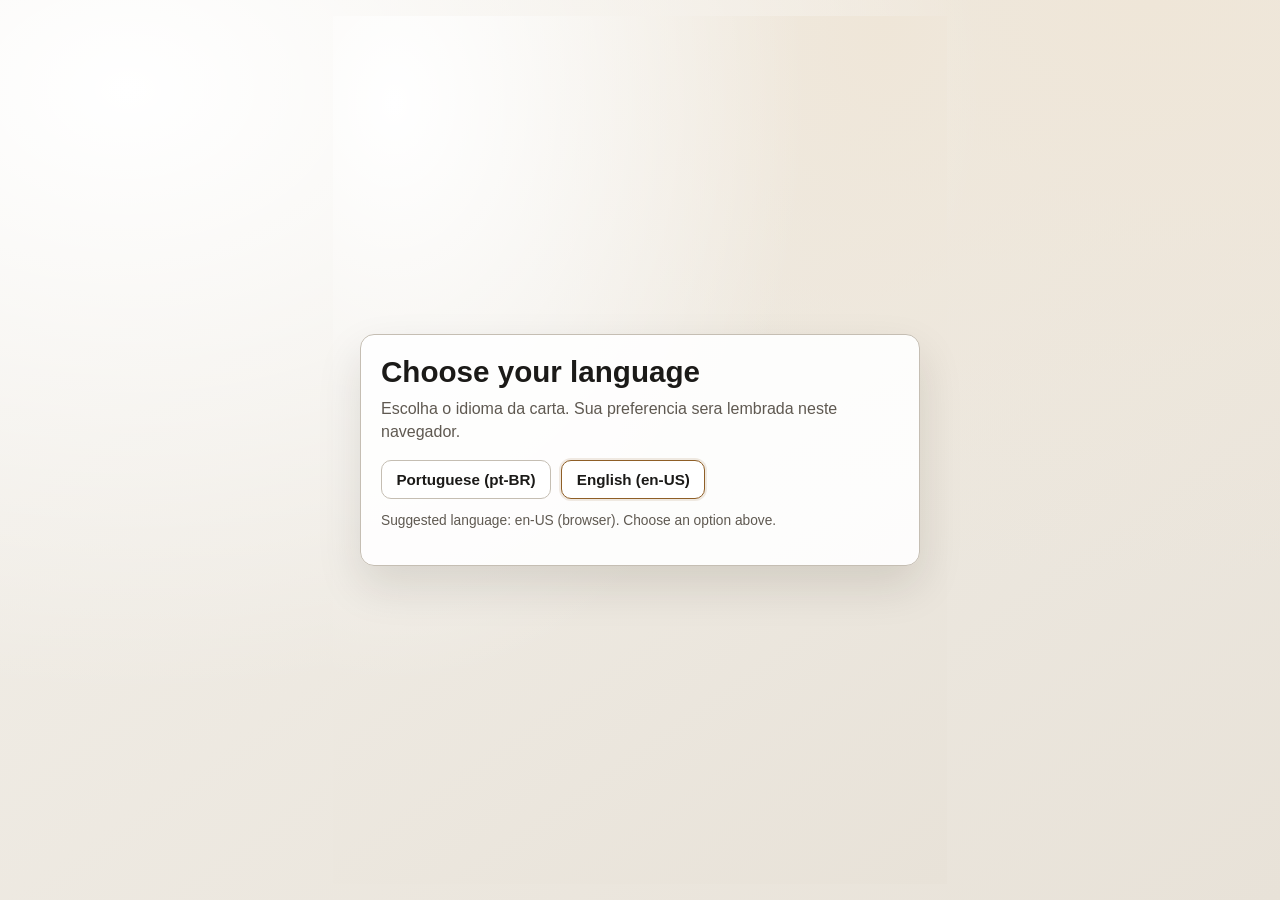
<file: templates/cover-letter.html>
<!DOCTYPE html>
<html lang="pt-BR">
<head>
  <meta charset="UTF-8" />
  <meta name="viewport" content="width=device-width, initial-scale=1.0" />
  <title>Cover Letter - Language Redirect</title>
  <style>
    :root {
      --bg: #f4f2ee;
      --ink: #1b1a18;
      --muted: #5f5951;
      --line: #c5beb3;
      --accent: #8f5f27;
    }

    * {
      box-sizing: border-box;
    }

    html,
    body {
      margin: 0;
      min-height: 100%;
      font-family: "Segoe UI", Tahoma, sans-serif;
      background:
        radial-gradient(120% 120% at 10% 10%, #ffffff 0%, rgba(255, 255, 255, 0) 56%),
        radial-gradient(130% 130% at 90% 0%, #efe6d8 0%, rgba(239, 230, 216, 0) 50%),
        linear-gradient(145deg, #f3f0ea 0%, #e8e2d8 100%);
      color: var(--ink);
      display: grid;
      place-items: center;
      padding: 1rem;
    }

    .card {
      width: min(560px, 100%);
      padding: 1.25rem;
      border: 1px solid var(--line);
      border-radius: 14px;
      background: rgba(255, 255, 255, 0.9);
      box-shadow: 0 20px 45px rgba(32, 22, 9, 0.12);
    }

    h1 {
      margin: 0 0 0.5rem;
      font-size: clamp(1.35rem, 3.2vw, 1.85rem);
    }

    p {
      margin: 0 0 0.9rem;
      color: var(--muted);
      line-height: 1.45;
    }

    .buttons {
      display: flex;
      gap: 0.65rem;
      flex-wrap: wrap;
      margin-top: 1rem;
    }

    button {
      appearance: none;
      border: 1px solid var(--line);
      border-radius: 10px;
      background: #fff;
      color: var(--ink);
      font-size: 0.95rem;
      font-weight: 600;
      padding: 0.65rem 0.9rem;
      cursor: pointer;
      transition: transform 120ms ease, border-color 120ms ease;
    }

    button:hover {
      transform: translateY(-1px);
      border-color: var(--accent);
    }

    button.is-recommended {
      border-color: var(--accent);
      box-shadow: 0 0 0 2px rgba(143, 95, 39, 0.12);
    }

    .status {
      font-size: 0.86rem;
      color: var(--muted);
      margin-top: 0.7rem;
    }
  </style>
</head>
<body>
  <main class="card" aria-label="Language redirect selector">
    <h1>Choose your language</h1>
    <p>Escolha o idioma da carta. Sua preferencia sera lembrada neste navegador.</p>

    <div class="buttons">
      <button type="button" id="choosePt">Portuguese (pt-BR)</button>
      <button type="button" id="chooseEn">English (en-US)</button>
    </div>

    <p class="status" id="status">Detecting preferred language...</p>
  </main>

  <script>
    (function () {
      const PT_FILE = "cover-letter-pt-br.html";
      const EN_FILE = "cover-letter-en-us.html";
      const LANG_KEY = "coverLetterLang";
      const status = document.getElementById("status");

      function normalizeLang(lang) {
        if (!lang) return null;
        const value = String(lang).toLowerCase();
        if (value.startsWith("pt")) return "pt-BR";
        if (value.startsWith("en")) return "en-US";
        return null;
      }

      function targetForLang(lang) {
        return lang === "pt-BR" ? PT_FILE : EN_FILE;
      }

      function goTo(lang, savePreference) {
        if (!lang) return;
        if (savePreference) {
          localStorage.setItem(LANG_KEY, lang);
        }
        window.location.replace(targetForLang(lang));
      }

      function getLangFromQuery() {
        const params = new URLSearchParams(window.location.search);
        return normalizeLang(params.get("lang"));
      }

      function getPreferredLang() {
        const fromStorage = normalizeLang(localStorage.getItem(LANG_KEY));
        if (fromStorage) return { lang: fromStorage, source: "storage" };

        const fromBrowser = normalizeLang(navigator.language || "");
        if (fromBrowser) return { lang: fromBrowser, source: "browser" };

        return { lang: "pt-BR", source: "default" };
      }

      document.getElementById("choosePt").addEventListener("click", function () {
        goTo("pt-BR", true);
      });

      document.getElementById("chooseEn").addEventListener("click", function () {
        goTo("en-US", true);
      });

      const fromQuery = getLangFromQuery();
      if (fromQuery) {
        if (status) {
          status.textContent = "Language from URL: " + fromQuery + ". Redirecting...";
        }
        localStorage.setItem(LANG_KEY, fromQuery);
        goTo(fromQuery, false);
        return;
      }

      const preference = getPreferredLang();
      const ptButton = document.getElementById("choosePt");
      const enButton = document.getElementById("chooseEn");

      if (preference.lang === "pt-BR") {
        ptButton.classList.add("is-recommended");
      } else {
        enButton.classList.add("is-recommended");
      }

      if (status) {
        status.textContent = "Suggested language: " + preference.lang + " (" + preference.source + "). Choose an option above.";
      }
    })();
  </script>
</body>
</html>
</file>
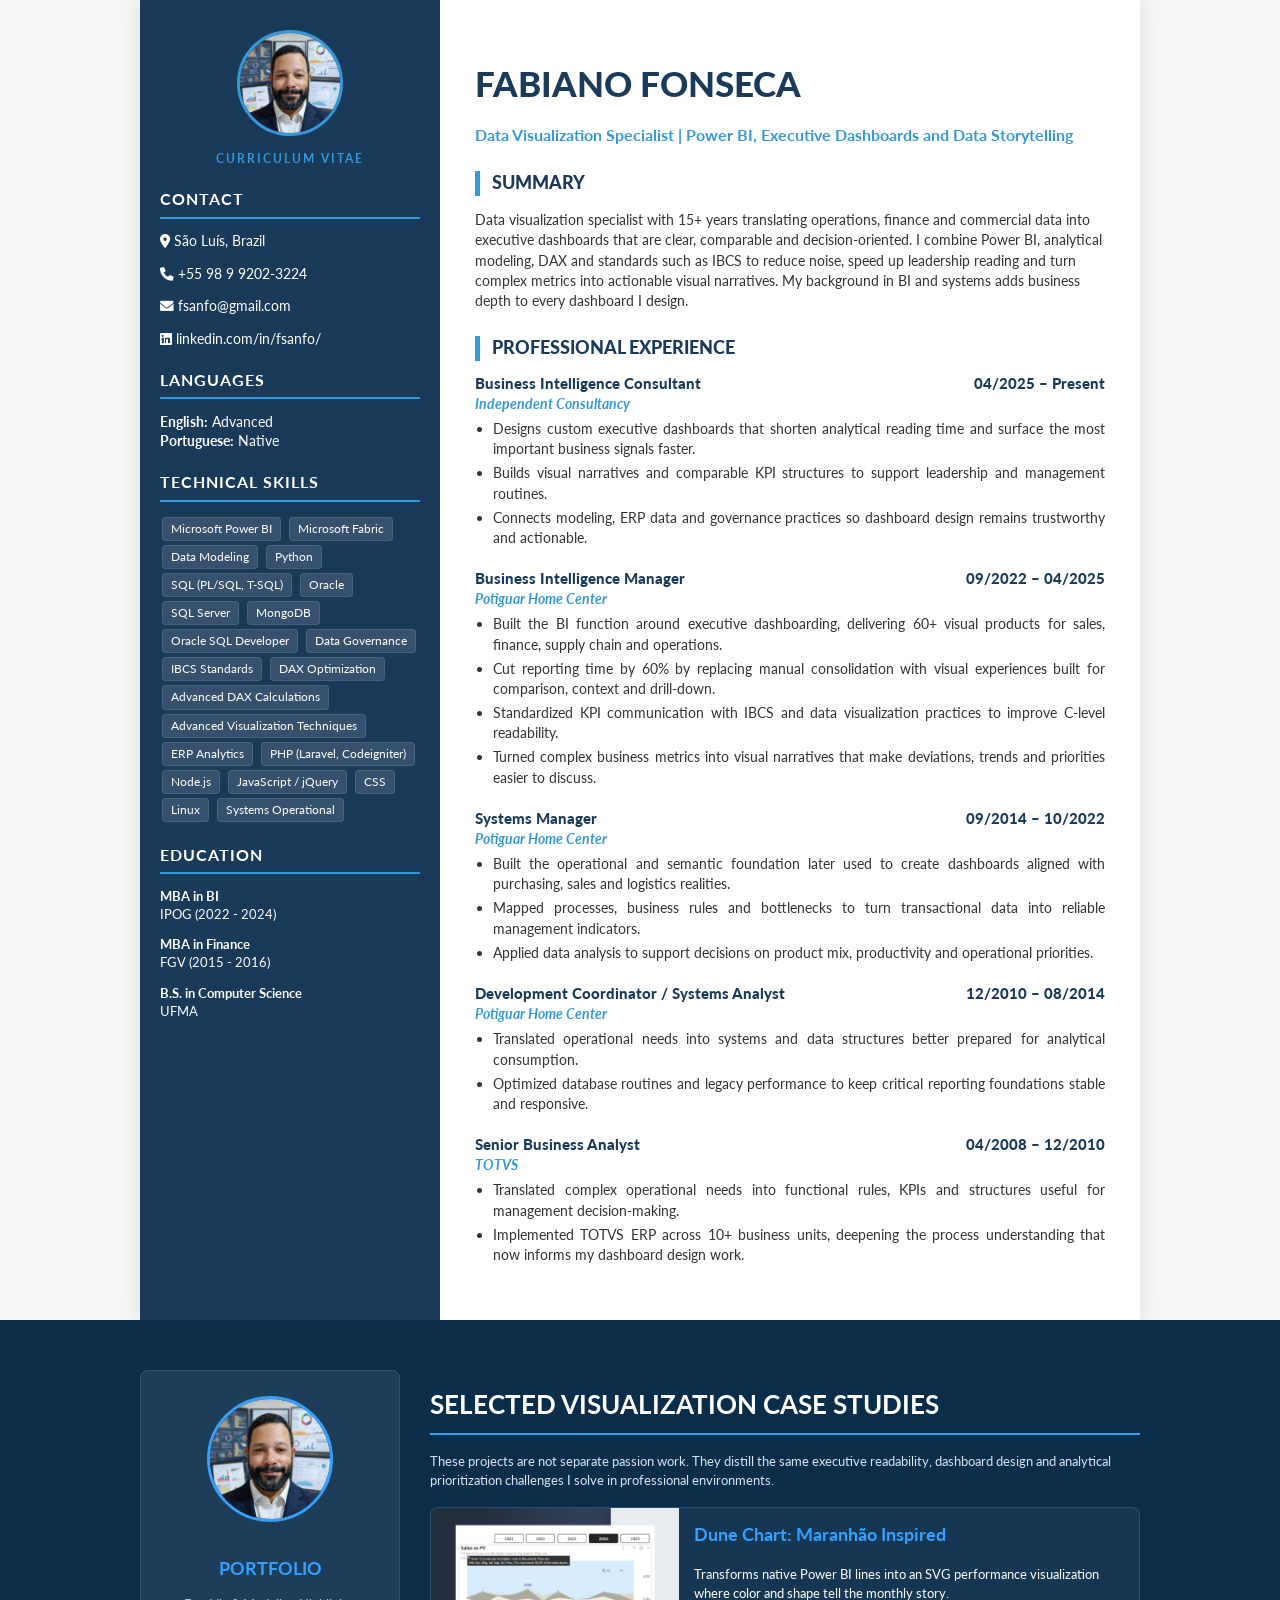
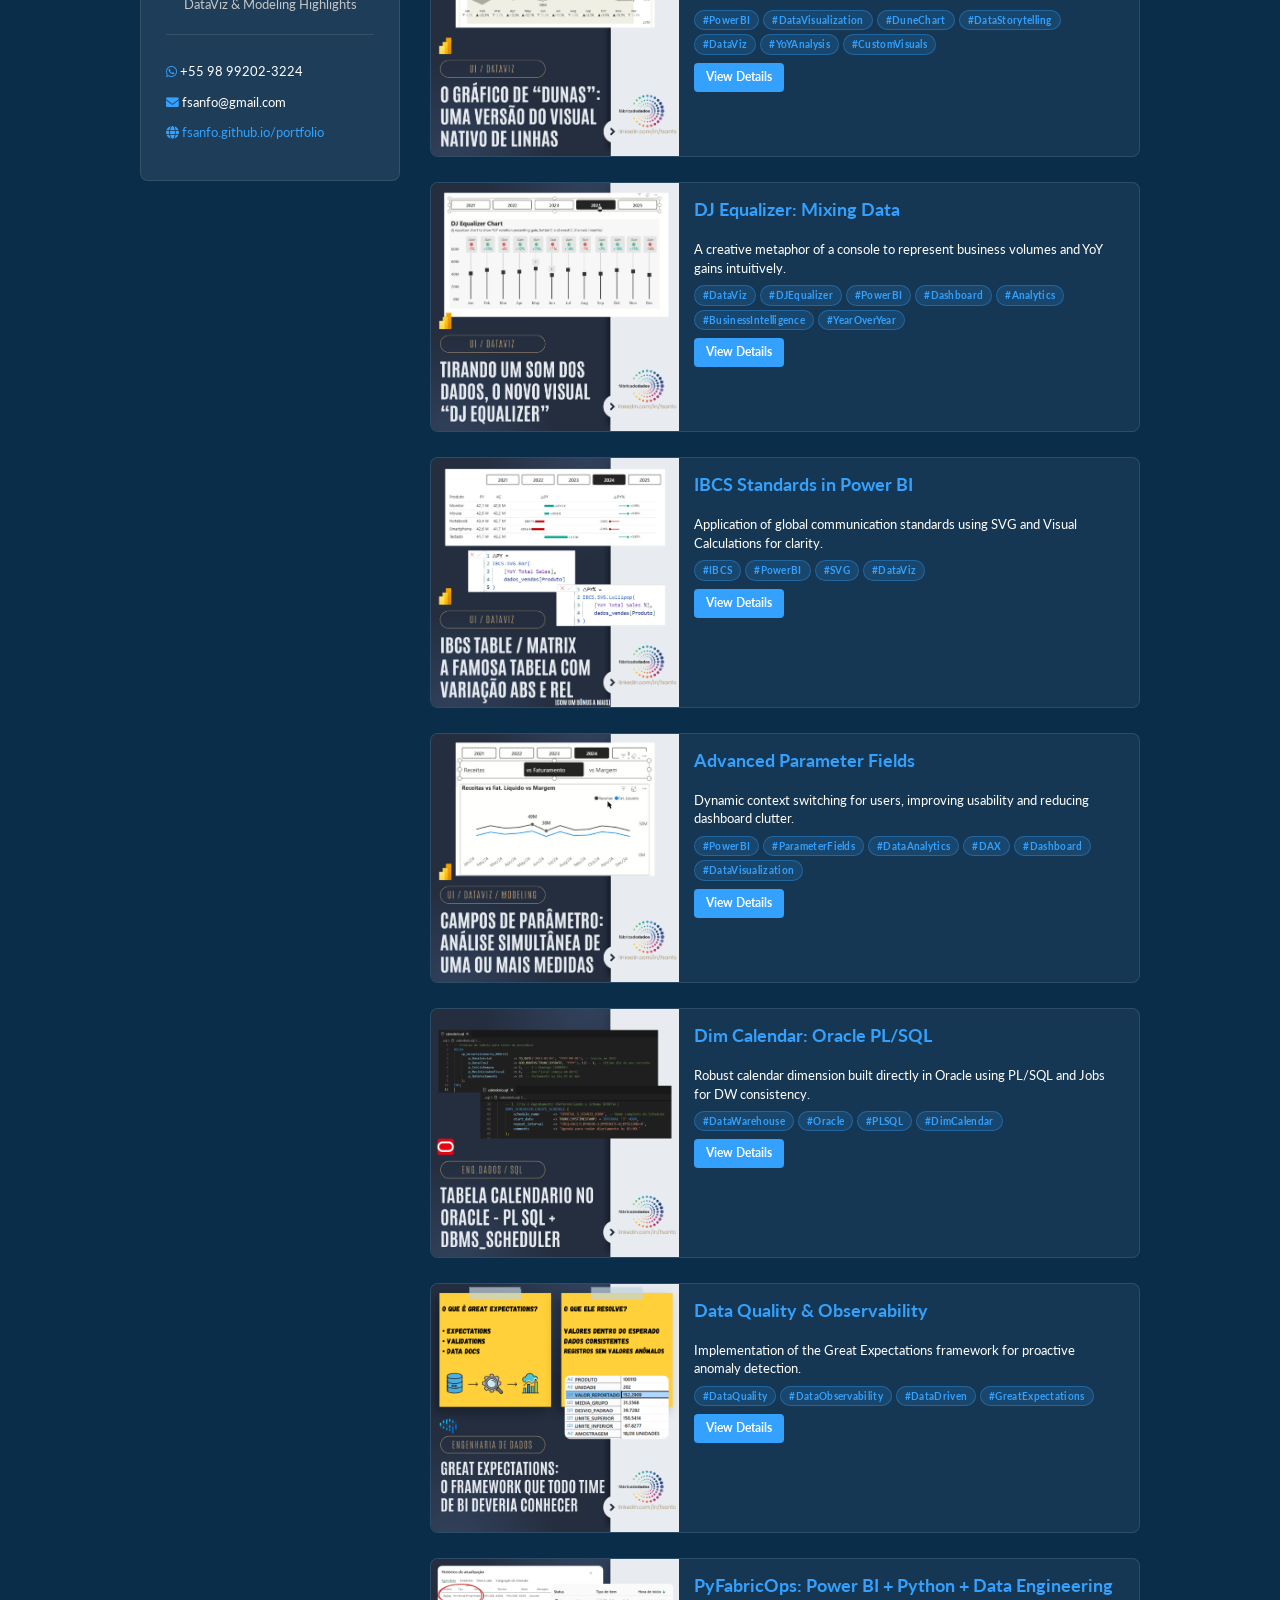
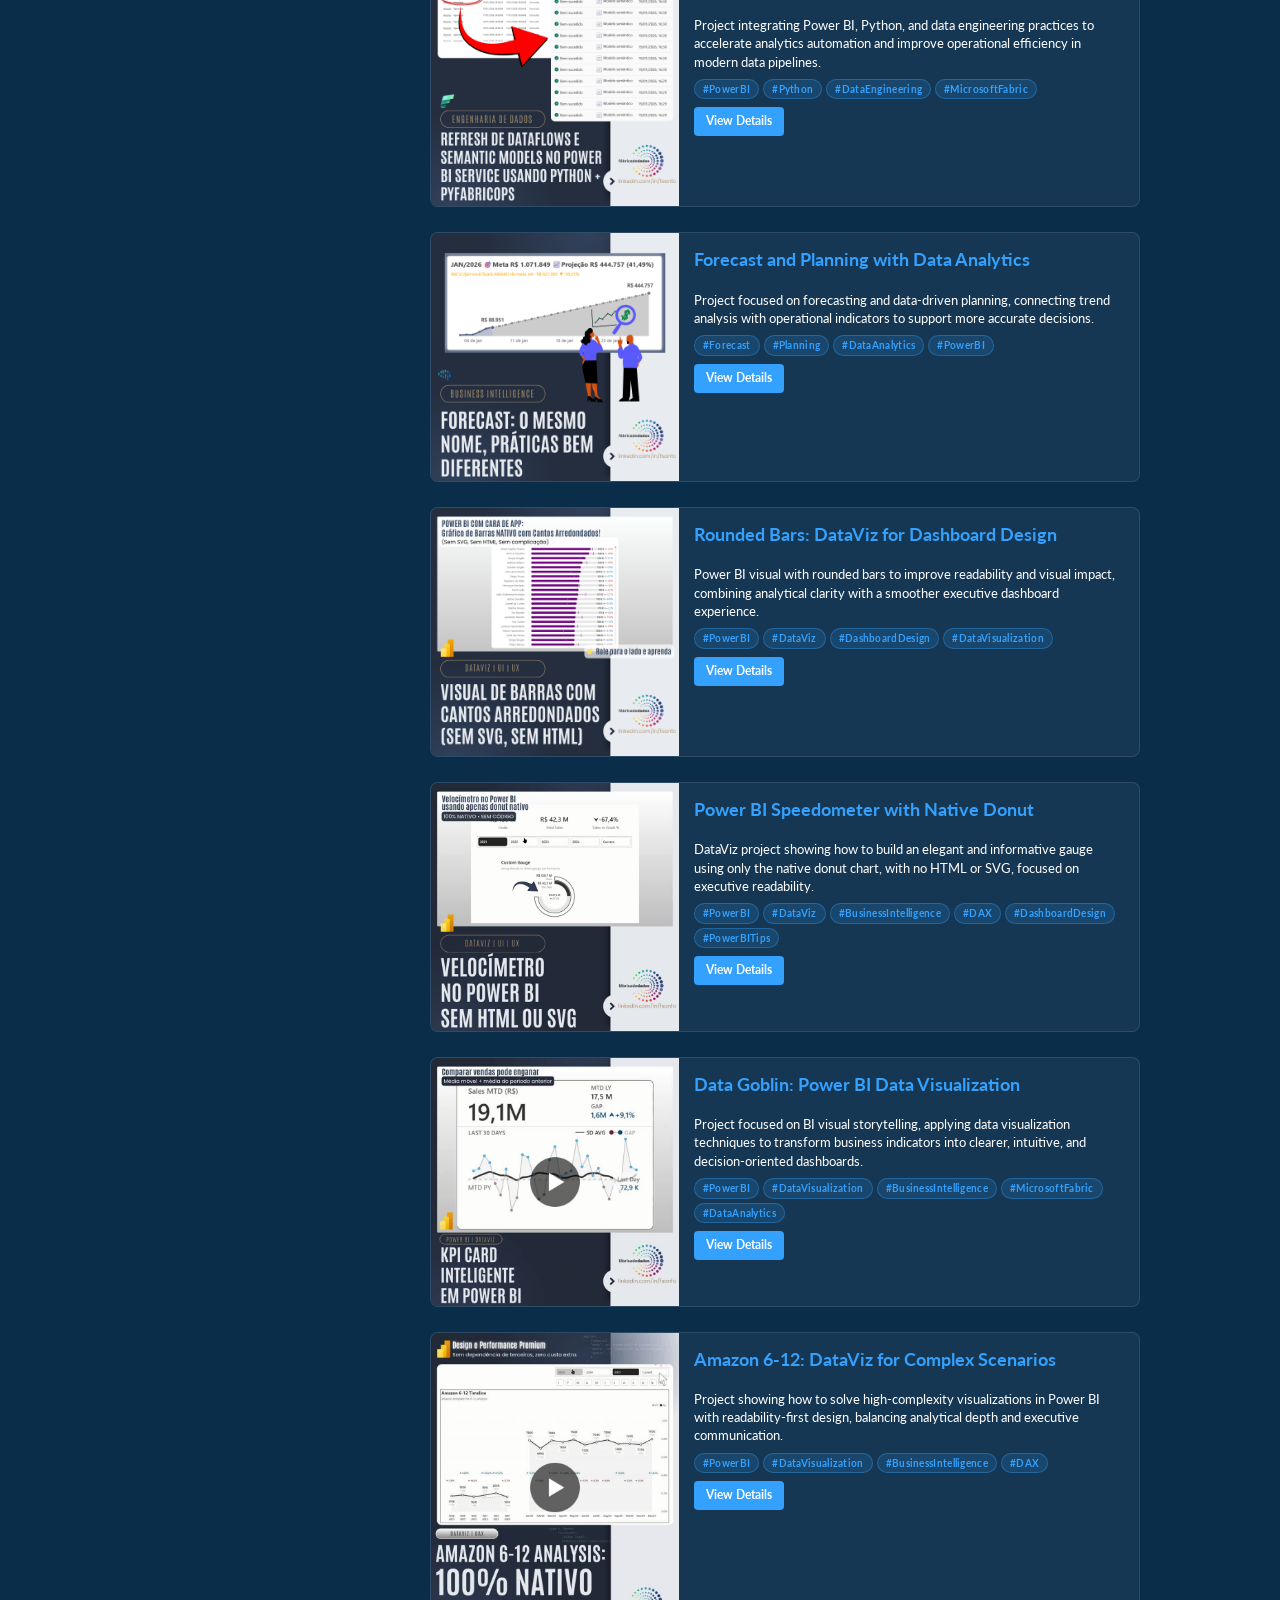
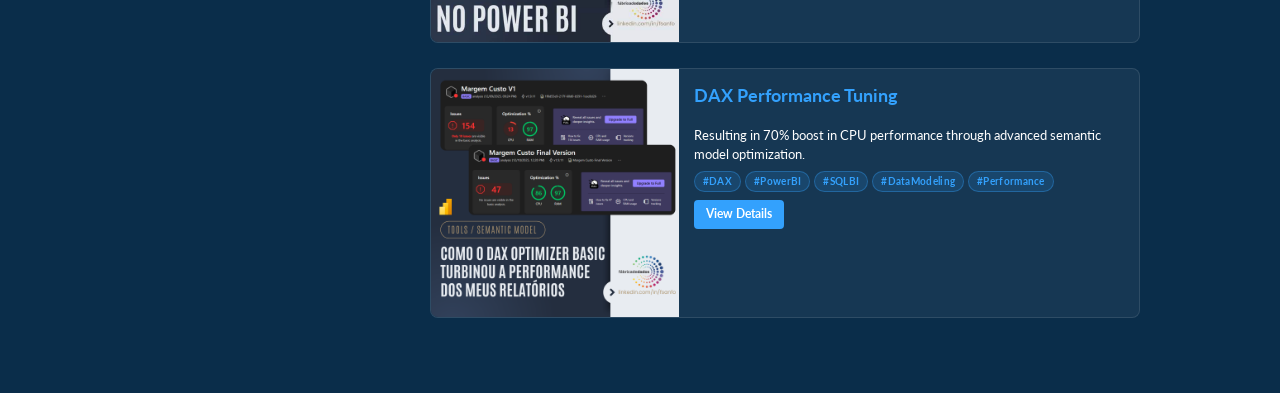
<file: templates/cv-en-us.html>
<!DOCTYPE html>
<html lang="en">
<head>
    <meta charset="UTF-8">
    <meta name="viewport" content="width=device-width, initial-scale=1.0">
    <title>Fabiano Fonseca - Full Resume & Portfolio</title>
    <link rel="stylesheet" href="https://cdnjs.cloudflare.com/ajax/libs/font-awesome/6.0.0-beta3/css/all.min.css">
    <link href="https://fonts.googleapis.com/css2?family=Lato:wght@400;700;900&display=swap" rel="stylesheet">
    
    <style>
        :root {
            --cv-primary: #1a3a5a;
            --cv-accent: #3498db;
            --port-bg: #0a2d4a;
            --port-blue: #33a1fd;
            --text-dark: #333;
            --text-light: #ffffff;
        }

        body { font-family: 'Lato', sans-serif; margin: 0; padding: 0; background-color: #f4f7f6; color: var(--text-dark); line-height: 1.4; }

        /* --- CV STYLES --- */
        .cv-section { max-width: 1000px; margin: 0 auto; background: white; display: grid; grid-template-columns: 300px 1fr; box-shadow: 0 0 20px rgba(0,0,0,0.1); }
        .cv-sidebar { background-color: var(--cv-primary); color: white; padding: 30px 20px; }
        .cv-sidebar h2 { font-size: 1rem; border-bottom: 2px solid var(--cv-accent); padding-bottom: 6px; margin-top: 20px; text-transform: uppercase; letter-spacing: 1px; }
        .cv-main { padding: 35px; }
        .cv-main h1 { color: var(--cv-primary); font-size: 2.2rem; margin-bottom: 5px; text-transform: uppercase; font-weight: 900; }
        .cv-headline { color: var(--cv-accent); font-weight: bold; font-size: 1rem; margin-bottom: 20px; }
        .section-title { border-left: 5px solid var(--cv-accent); padding-left: 12px; color: var(--cv-primary); text-transform: uppercase; font-size: 1.1rem; margin-top: 25px; margin-bottom: 12px; font-weight: 900; }
        
        .job-block { margin-bottom: 20px; page-break-inside: avoid; }
        .job-header { display: flex; justify-content: space-between; font-weight: 900; color: var(--cv-primary); font-size: 0.95rem; }
        .job-company { color: var(--cv-accent); font-style: italic; font-weight: 700; display: block; margin-bottom: 3px; font-size: 0.9rem; }
        .cv-main ul { padding-left: 18px; margin-top: 5px; }
        .cv-main li { margin-bottom: 4px; font-size: 0.9rem; text-align: justify; }

        /* Estilo das Tags de Habilidades expandido */
        .skill-group { margin-bottom: 15px; }
        .skill-tag { 
            display: inline-block; 
            background: rgba(255,255,255,0.12); 
            padding: 3px 8px; 
            margin: 2px; 
            border-radius: 4px; 
            font-size: 0.72rem; 
            border: 1px solid rgba(255,255,255,0.1);
        }

        /* --- PORTFOLIO STYLES --- */
        .portfolio-section { page-break-before: always; background-color: var(--port-bg); color: var(--text-light); padding: 50px 20px; }
        .portfolio-container { max-width: 1000px; margin: 0 auto; display: grid; grid-template-columns: 260px 1fr; gap: 30px; }
        .port-sidebar { background-color: rgba(255, 255, 255, 0.08); padding: 25px; border-radius: 8px; height: fit-content; border: 1px solid rgba(255, 255, 255, 0.1); text-align: center; }
        .port-avatar { width: 120px; height: 120px; border-radius: 50%; border: 3px solid var(--port-blue); margin-bottom: 15px; object-fit: cover; }

        .project-card { display: flex; background: rgba(255, 255, 255, 0.05); margin-bottom: 25px; border-radius: 8px; overflow: hidden; border: 1px solid rgba(255,255,255,0.1); page-break-inside: avoid; }
        .project-img-container { width: 35% !important; min-width: 35% !important; max-width: 35% !important; background: #000; display: flex; align-items: center; justify-content: center; overflow: hidden; }
        .project-img-container img { width: 100%; height: 100%; object-fit: cover; display: block; }
        .project-info { padding: 15px; flex: 1; }
        .project-info h3 { color: var(--port-blue); margin-top: 0; font-size: 1.1rem; }
        .project-info p { font-size: 0.82rem; margin-bottom: 8px; }
        .project-link { display: inline-block; background: var(--port-blue); color: white; text-decoration: none; padding: 6px 12px; border-radius: 4px; font-weight: bold; font-size: 0.75rem; transition: 0.3s; }
        .project-tags { margin: 6px 0 8px; display: flex; flex-wrap: wrap; gap: 4px; }
        .hashtag-pill { display: inline-block; background: rgba(51,161,253,0.15); color: var(--port-blue); border: 1px solid rgba(51,161,253,0.35); border-radius: 20px; padding: 2px 8px; font-size: 0.65rem; font-weight: 700; letter-spacing: 0.3px; }

        /* --- PRINT FIXES --- */
        @media print {
            body { background: white; -webkit-print-color-adjust: exact; print-color-adjust: exact; }
            .cv-section { box-shadow: none; width: 100%; max-width: 100%; }
            .portfolio-section { background-color: #0a2d4a !important; padding: 30px 10px; }
            .cv-sidebar { background-color: #1a3a5a !important; }
            .project-card { display: flex !important; flex-direction: row !important; }
            .project-img-container { width: 35% !important; min-width: 35% !important; }
            .project-img-container img { width: 100% !important; height: auto !important; max-height: 180px; }
            a[href]:after { content: none !important; }
        }

        @media (max-width: 800px) {
            .cv-section, .portfolio-container { grid-template-columns: 1fr; }
            .project-card { flex-direction: column; }
            .project-img-container { width: 100% !important; height: 180px; }
        }
    </style>
</head>
<body>

    <div class="cv-section">
        <aside class="cv-sidebar">
            <div style="text-align: center; margin-bottom: 20px;">
                <img src="../assets/avatar-linkedin-2.png" alt="Avatar" style="width: 100px; height: 100px; border-radius: 50%; border: 3px solid var(--cv-accent); object-fit: cover;">
                <p style="margin: 10px 0 0; font-size: 0.75rem; text-transform: uppercase; letter-spacing: 2px; color: var(--cv-accent); font-weight: 700;">Curriculum Vitae</p>
            </div>
            
            <h2>Contact</h2>
            <p style="font-size:0.85rem"><i class="fas fa-map-marker-alt"></i> São Luís, Brazil</p>
            <p style="font-size:0.85rem"><i class="fas fa-phone"></i> +55 98 9 9202-3224</p>
            <p style="font-size:0.85rem"><i class="fas fa-envelope"></i> fsanfo@gmail.com</p>
            <p style="font-size:0.85rem"><i class="fab fa-linkedin"></i> linkedin.com/in/fsanfo/</p>
            
            <h2>Languages</h2>
            <p style="font-size:0.85rem"><strong>English:</strong> Advanced<br><strong>Portuguese:</strong> Native</p>

            <h2>Technical Skills</h2>
            <div class="skill-group">
                <div class="skill-tag">Microsoft Power BI</div>
                <div class="skill-tag">Microsoft Fabric</div>
                <div class="skill-tag">Data Modeling</div>
                <div class="skill-tag">Python</div>
                <div class="skill-tag">SQL (PL/SQL, T-SQL)</div>
                <div class="skill-tag">Oracle</div>
                <div class="skill-tag">SQL Server</div>
                <div class="skill-tag">MongoDB</div>
                <div class="skill-tag">Oracle SQL Developer</div>
                <div class="skill-tag">Data Governance</div>
                <div class="skill-tag">IBCS Standards</div>
                <div class="skill-tag">DAX Optimization</div>
                <div class="skill-tag">Advanced DAX Calculations</div>
                <div class="skill-tag">Advanced Visualization Techniques</div>
                <div class="skill-tag">ERP Analytics</div>
                <div class="skill-tag">PHP (Laravel, Codeigniter)</div>
                <div class="skill-tag">Node.js</div>
                <div class="skill-tag">JavaScript / jQuery</div>
                <div class="skill-tag">CSS</div>
                <div class="skill-tag">Linux</div>
                <div class="skill-tag">Systems Operational</div>
            </div>

            <h2>Education</h2>
            <p style="font-size:0.8rem"><strong>MBA in BI</strong><br>IPOG (2022 - 2024)</p>
            <p style="font-size:0.8rem"><strong>MBA in Finance</strong><br>FGV (2015 - 2016)</p>
            <p style="font-size:0.8rem"><strong>B.S. in Computer Science</strong><br>UFMA</p>
        </aside>

        <main class="cv-main">
            <h1>Fabiano Fonseca</h1>
            <p class="cv-headline">Data Visualization Specialist | Power BI, Executive Dashboards and Data Storytelling</p>
            
            <div class="section-title">Summary</div>
            <p style="font-size: 0.9rem;">Data visualization specialist with 15+ years translating operations, finance and commercial data into executive dashboards that are clear, comparable and decision-oriented. I combine Power BI, analytical modeling, DAX and standards such as IBCS to reduce noise, speed up leadership reading and turn complex metrics into actionable visual narratives. My background in BI and systems adds business depth to every dashboard I design.</p>

            <div class="section-title">Professional Experience</div>
            
            <div class="job-block">
                <div class="job-header"><span>Business Intelligence Consultant</span><span>04/2025 – Present</span></div>
                <span class="job-company">Independent Consultancy</span>
                <ul>
                    <li>Designs custom executive dashboards that shorten analytical reading time and surface the most important business signals faster.</li>
                    <li>Builds visual narratives and comparable KPI structures to support leadership and management routines.</li>
                    <li>Connects modeling, ERP data and governance practices so dashboard design remains trustworthy and actionable.</li>
                </ul>
            </div>

            <div class="job-block">
                <div class="job-header"><span>Business Intelligence Manager</span><span>09/2022 – 04/2025</span></div>
                <span class="job-company">Potiguar Home Center</span>
                <ul>
                    <li>Built the BI function around executive dashboarding, delivering 60+ visual products for sales, finance, supply chain and operations.</li>
                    <li>Cut reporting time by 60% by replacing manual consolidation with visual experiences built for comparison, context and drill-down.</li>
                    <li>Standardized KPI communication with IBCS and data visualization practices to improve C-level readability.</li>
                    <li>Turned complex business metrics into visual narratives that make deviations, trends and priorities easier to discuss.</li>
                </ul>
            </div>

            <div class="job-block">
                <div class="job-header"><span>Systems Manager</span><span>09/2014 – 10/2022</span></div>
                <span class="job-company">Potiguar Home Center</span>
                <ul>
                    <li>Built the operational and semantic foundation later used to create dashboards aligned with purchasing, sales and logistics realities.</li>
                    <li>Mapped processes, business rules and bottlenecks to turn transactional data into reliable management indicators.</li>
                    <li>Applied data analysis to support decisions on product mix, productivity and operational priorities.</li>
                </ul>
            </div>

            <div class="job-block">
                <div class="job-header"><span>Development Coordinator / Systems Analyst</span><span>12/2010 – 08/2014</span></div>
                <span class="job-company">Potiguar Home Center</span>
                <ul>
                    <li>Translated operational needs into systems and data structures better prepared for analytical consumption.</li>
                    <li>Optimized database routines and legacy performance to keep critical reporting foundations stable and responsive.</li>
                </ul>
            </div>

            <div class="job-block">
                <div class="job-header"><span>Senior Business Analyst</span><span>04/2008 – 12/2010</span></div>
                <span class="job-company">TOTVS</span>
                <ul>
                    <li>Translated complex operational needs into functional rules, KPIs and structures useful for management decision-making.</li>
                    <li>Implemented TOTVS ERP across 10+ business units, deepening the process understanding that now informs my dashboard design work.</li>
                </ul>
            </div>

            <!-- <div class="job-block">
                <div class="job-header"><span>Systems Analyst</span><span>2004 – 2008</span></div>
                <span class="job-company">Alumar (Alcoa/Rio Tinto/South32)</span>
                <ul>
                    <li>Developed analytical and technical solutions for complex industrial areas.</li>
                    <li>Managed legacy migrations ensuring high data integrity and minimal downtime.</li>
                </ul>
            </div> -->
        </main>
    </div>

    <div class="portfolio-section">
        <div class="portfolio-container">
            <aside class="port-sidebar">
                <img src="../assets/avatar-linkedin-2.png" alt="Avatar" class="port-avatar">
                <h2 style="color: var(--port-blue); font-size: 1.1rem;">PORTFOLIO</h2>
                <p style="font-size: 0.8rem; color: #c5c5c5;">DataViz & Modeling Highlights</p>
                <div style="margin-top: 20px; text-align: left; font-size: 0.8rem; border-top: 1px solid rgba(255,255,255,0.1); padding-top: 15px;">
                    <p><i class="fab fa-whatsapp" style="color:var(--port-blue)"></i> +55 98 99202-3224</p>
                    <p><i class="fas fa-envelope" style="color:var(--port-blue)"></i> fsanfo@gmail.com</p>
                    <p><i class="fas fa-globe" style="color:var(--port-blue)"></i> <a href="https://fsanfo.github.io/portfolio" target="_blank" style="color:var(--port-blue); text-decoration:none;">fsanfo.github.io/portfolio</a></p>
                </div>
            </aside>

            <main>
                <h1 style="text-transform: uppercase; border-bottom: 2px solid var(--port-blue); padding-bottom: 10px; font-size: 1.6rem;">Selected Visualization Case Studies</h1>
                <p style="font-size: 0.82rem; color: #d8e7f7; margin: 12px 0 18px;">These projects are not separate passion work. They distill the same executive readability, dashboard design and analytical prioritization challenges I solve in professional environments.</p>

                <div class="project-card">
                    <div class="project-img-container"><img src="../assets/dune-chart.png" alt="Dune Chart"></div>
                    <div class="project-info">
                        <h3>Dune Chart: Maranhão Inspired</h3>
                        <p>Transforms native Power BI lines into an SVG performance visualization where color and shape tell the monthly story.</p>
                        <div class="project-tags"><span class="hashtag-pill">#PowerBI</span><span class="hashtag-pill">#DataVisualization</span><span class="hashtag-pill">#DuneChart</span><span class="hashtag-pill">#DataStorytelling</span><span class="hashtag-pill">#DataViz</span><span class="hashtag-pill">#YoYAnalysis</span><span class="hashtag-pill">#CustomVisuals</span></div>
                        <a href="https://www.linkedin.com/posts/fsanfo_powerbi-datavisualization-dunechart-activity-7391454317611921408-2qQQ" target="_blank" class="project-link">View Details</a>
                    </div>
                </div>

                <div class="project-card">
                    <div class="project-img-container"><img src="../assets/dj-equalizer.png" alt="DJ Equalizer"></div>
                    <div class="project-info">
                        <h3>DJ Equalizer: Mixing Data</h3>
                        <p>A creative metaphor of a console to represent business volumes and YoY gains intuitively.</p>
                        <div class="project-tags"><span class="hashtag-pill">#DataViz</span><span class="hashtag-pill">#DJEqualizer</span><span class="hashtag-pill">#PowerBI</span><span class="hashtag-pill">#Dashboard</span><span class="hashtag-pill">#Analytics</span><span class="hashtag-pill">#BusinessIntelligence</span><span class="hashtag-pill">#YearOverYear</span></div>
                        <a href="https://www.linkedin.com/posts/fsanfo_dataviz-datavisualization-djequalizer-activity-7394026491916984320-A_Lv" target="_blank" class="project-link">View Details</a>
                    </div>
                </div>

                <div class="project-card">
                    <div class="project-img-container"><img src="../assets/ibcs-1.png" alt="IBCS"></div>
                    <div class="project-info">
                        <h3>IBCS Standards in Power BI</h3>
                        <p>Application of global communication standards using SVG and Visual Calculations for clarity.</p>
                        <div class="project-tags"><span class="hashtag-pill">#IBCS</span><span class="hashtag-pill">#PowerBI</span><span class="hashtag-pill">#SVG</span><span class="hashtag-pill">#DataViz</span></div>
                        <a href="https://www.linkedin.com/posts/fsanfo_ibcs-powerbi-svg-activity-7388974193696112640-nryy" target="_blank" class="project-link">View Details</a>
                    </div>
                </div>

                <div class="project-card">
                    <div class="project-img-container"><img src="../assets/parameter-field.png" alt="Parameter Fields"></div>
                    <div class="project-info">
                        <h3>Advanced Parameter Fields</h3>
                        <p>Dynamic context switching for users, improving usability and reducing dashboard clutter.</p>
                        <div class="project-tags"><span class="hashtag-pill">#PowerBI</span><span class="hashtag-pill">#ParameterFields</span><span class="hashtag-pill">#DataAnalytics</span><span class="hashtag-pill">#DAX</span><span class="hashtag-pill">#Dashboard</span><span class="hashtag-pill">#DataVisualization</span></div>
                        <a href="https://www.linkedin.com/posts/fsanfo_powerbi-dataanalytics-businessintelligence-activity-7390005031942639616-Bt_z" target="_blank" class="project-link">View Details</a>
                    </div>
                </div>

                <div class="project-card">
                    <div class="project-img-container"><img src="../assets/calendar-oracle.png" alt="Oracle Calendar"></div>
                    <div class="project-info">
                        <h3>Dim Calendar: Oracle PL/SQL</h3>
                        <p>Robust calendar dimension built directly in Oracle using PL/SQL and Jobs for DW consistency.</p>
                        <div class="project-tags"><span class="hashtag-pill">#DataWarehouse</span><span class="hashtag-pill">#Oracle</span><span class="hashtag-pill">#PLSQL</span><span class="hashtag-pill">#DimCalendar</span></div>
                        <a href="https://www.linkedin.com/posts/fsanfo_datawarehouse-oracle-plsql-activity-7399115576306180097--HBK" target="_blank" class="project-link">View Details</a>
                    </div>
                </div>

                <div class="project-card">
                    <div class="project-img-container"><img src="../assets/greater-expectations.png" alt="Great Expectations"></div>
                    <div class="project-info">
                        <h3>Data Quality & Observability</h3>
                        <p>Implementation of the Great Expectations framework for proactive anomaly detection.</p>
                        <div class="project-tags"><span class="hashtag-pill">#DataQuality</span><span class="hashtag-pill">#DataObservability</span><span class="hashtag-pill">#DataDriven</span><span class="hashtag-pill">#GreatExpectations</span></div>
                        <a href="https://www.linkedin.com/posts/fsanfo_datadriven-dataquality-dataobservability-activity-7402704453797289984-y9wj" target="_blank" class="project-link">View Details</a>
                    </div>
                </div>

                <div class="project-card">
                    <div class="project-img-container"><img src="../assets/pyfabricops.png" alt="PyFabricOps"></div>
                    <div class="project-info">
                        <h3>PyFabricOps: Power BI + Python + Data Engineering</h3>
                        <p>Project integrating Power BI, Python, and data engineering practices to accelerate analytics automation and improve operational efficiency in modern data pipelines.</p>
                        <div class="project-tags"><span class="hashtag-pill">#PowerBI</span><span class="hashtag-pill">#Python</span><span class="hashtag-pill">#DataEngineering</span><span class="hashtag-pill">#MicrosoftFabric</span></div>
                        <a href="https://www.linkedin.com/posts/fsanfo_powerbi-python-dataengineering-activity-7419339085850378240-5k5r" target="_blank" class="project-link">View Details</a>
                    </div>
                </div>

                <div class="project-card">
                    <div class="project-img-container"><img src="../assets/forecasting.png" alt="Forecasting"></div>
                    <div class="project-info">
                        <h3>Forecast and Planning with Data Analytics</h3>
                        <p>Project focused on forecasting and data-driven planning, connecting trend analysis with operational indicators to support more accurate decisions.</p>
                        <div class="project-tags"><span class="hashtag-pill">#Forecast</span><span class="hashtag-pill">#Planning</span><span class="hashtag-pill">#DataAnalytics</span><span class="hashtag-pill">#PowerBI</span></div>
                        <a href="https://www.linkedin.com/posts/fsanfo_forecast-planejamento-dataanalytics-activity-7415002495728656384-9ASa" target="_blank" class="project-link">View Details</a>
                    </div>
                </div>

                <div class="project-card">
                    <div class="project-img-container"><img src="../assets/rounded-bars.png" alt="Rounded Bars"></div>
                    <div class="project-info">
                        <h3>Rounded Bars: DataViz for Dashboard Design</h3>
                        <p>Power BI visual with rounded bars to improve readability and visual impact, combining analytical clarity with a smoother executive dashboard experience.</p>
                        <div class="project-tags"><span class="hashtag-pill">#PowerBI</span><span class="hashtag-pill">#DataViz</span><span class="hashtag-pill">#DashboardDesign</span><span class="hashtag-pill">#DataVisualization</span></div>
                        <a href="https://www.linkedin.com/posts/fsanfo_powerbi-dataviz-dashboarddesign-activity-7434287056375234560-sCKa" target="_blank" class="project-link">View Details</a>
                    </div>
                </div>

                <div class="project-card">
                    <div class="project-img-container"><img src="../assets/donut-velocimetro.jpg" alt="Donut Speedometer"></div>
                    <div class="project-info">
                        <h3>Power BI Speedometer with Native Donut</h3>
                        <p>DataViz project showing how to build an elegant and informative gauge using only the native donut chart, with no HTML or SVG, focused on executive readability.</p>
                        <div class="project-tags"><span class="hashtag-pill">#PowerBI</span><span class="hashtag-pill">#DataViz</span><span class="hashtag-pill">#BusinessIntelligence</span><span class="hashtag-pill">#DAX</span><span class="hashtag-pill">#DashboardDesign</span><span class="hashtag-pill">#PowerBITips</span></div>
                        <a href="https://www.linkedin.com/posts/fsanfo_powerbi-dataviz-businessintelligence-activity-7437113141685108736-FG25" target="_blank" class="project-link">View Details</a>
                    </div>
                </div>

                <div class="project-card">
                    <div class="project-img-container"><img src="../assets/data-goblin.png" alt="Data Goblin"></div>
                    <div class="project-info">
                        <h3>Data Goblin: Power BI Data Visualization</h3>
                        <p>Project focused on BI visual storytelling, applying data visualization techniques to transform business indicators into clearer, intuitive, and decision-oriented dashboards.</p>
                        <div class="project-tags"><span class="hashtag-pill">#PowerBI</span><span class="hashtag-pill">#DataVisualization</span><span class="hashtag-pill">#BusinessIntelligence</span><span class="hashtag-pill">#MicrosoftFabric</span><span class="hashtag-pill">#DataAnalytics</span></div>
                        <a href="https://www.linkedin.com/posts/fsanfo_powerbi-datavisualization-businessintelligence-activity-7439633531640688640-rrdc" target="_blank" class="project-link">View Details</a>
                    </div>
                </div>

                <div class="project-card">
                    <div class="project-img-container"><img src="../assets/amazon-6-12.png" alt="Amazon 6-12"></div>
                    <div class="project-info">
                        <h3>Amazon 6-12: DataViz for Complex Scenarios</h3>
                        <p>Project showing how to solve high-complexity visualizations in Power BI with readability-first design, balancing analytical depth and executive communication.</p>
                        <div class="project-tags"><span class="hashtag-pill">#PowerBI</span><span class="hashtag-pill">#DataVisualization</span><span class="hashtag-pill">#BusinessIntelligence</span><span class="hashtag-pill">#DAX</span></div>
                        <a href="https://www.linkedin.com/posts/fsanfo_powerbi-datavisualization-businessintelligence-activity-7444347033366306816-oyMk" target="_blank" class="project-link">View Details</a>
                    </div>
                </div>

                <div class="project-card">
                    <div class="project-img-container"><img src="../assets/dax-optimizer.png" alt="DAX Optimizer"></div>
                    <div class="project-info">
                        <h3>DAX Performance Tuning</h3>
                        <p>Resulting in 70% boost in CPU performance through advanced semantic model optimization.</p>
                        <div class="project-tags"><span class="hashtag-pill">#DAX</span><span class="hashtag-pill">#PowerBI</span><span class="hashtag-pill">#SQLBI</span><span class="hashtag-pill">#DataModeling</span><span class="hashtag-pill">#Performance</span></div>
                        <a href="https://www.linkedin.com/posts/fsanfo_dax-powerbi-sqlbi-activity-7404588289514459137-f7CV" target="_blank" class="project-link">View Details</a>
                    </div>
                </div>
            </main>
        </div>
    </div>

</body>
</html>
</file>
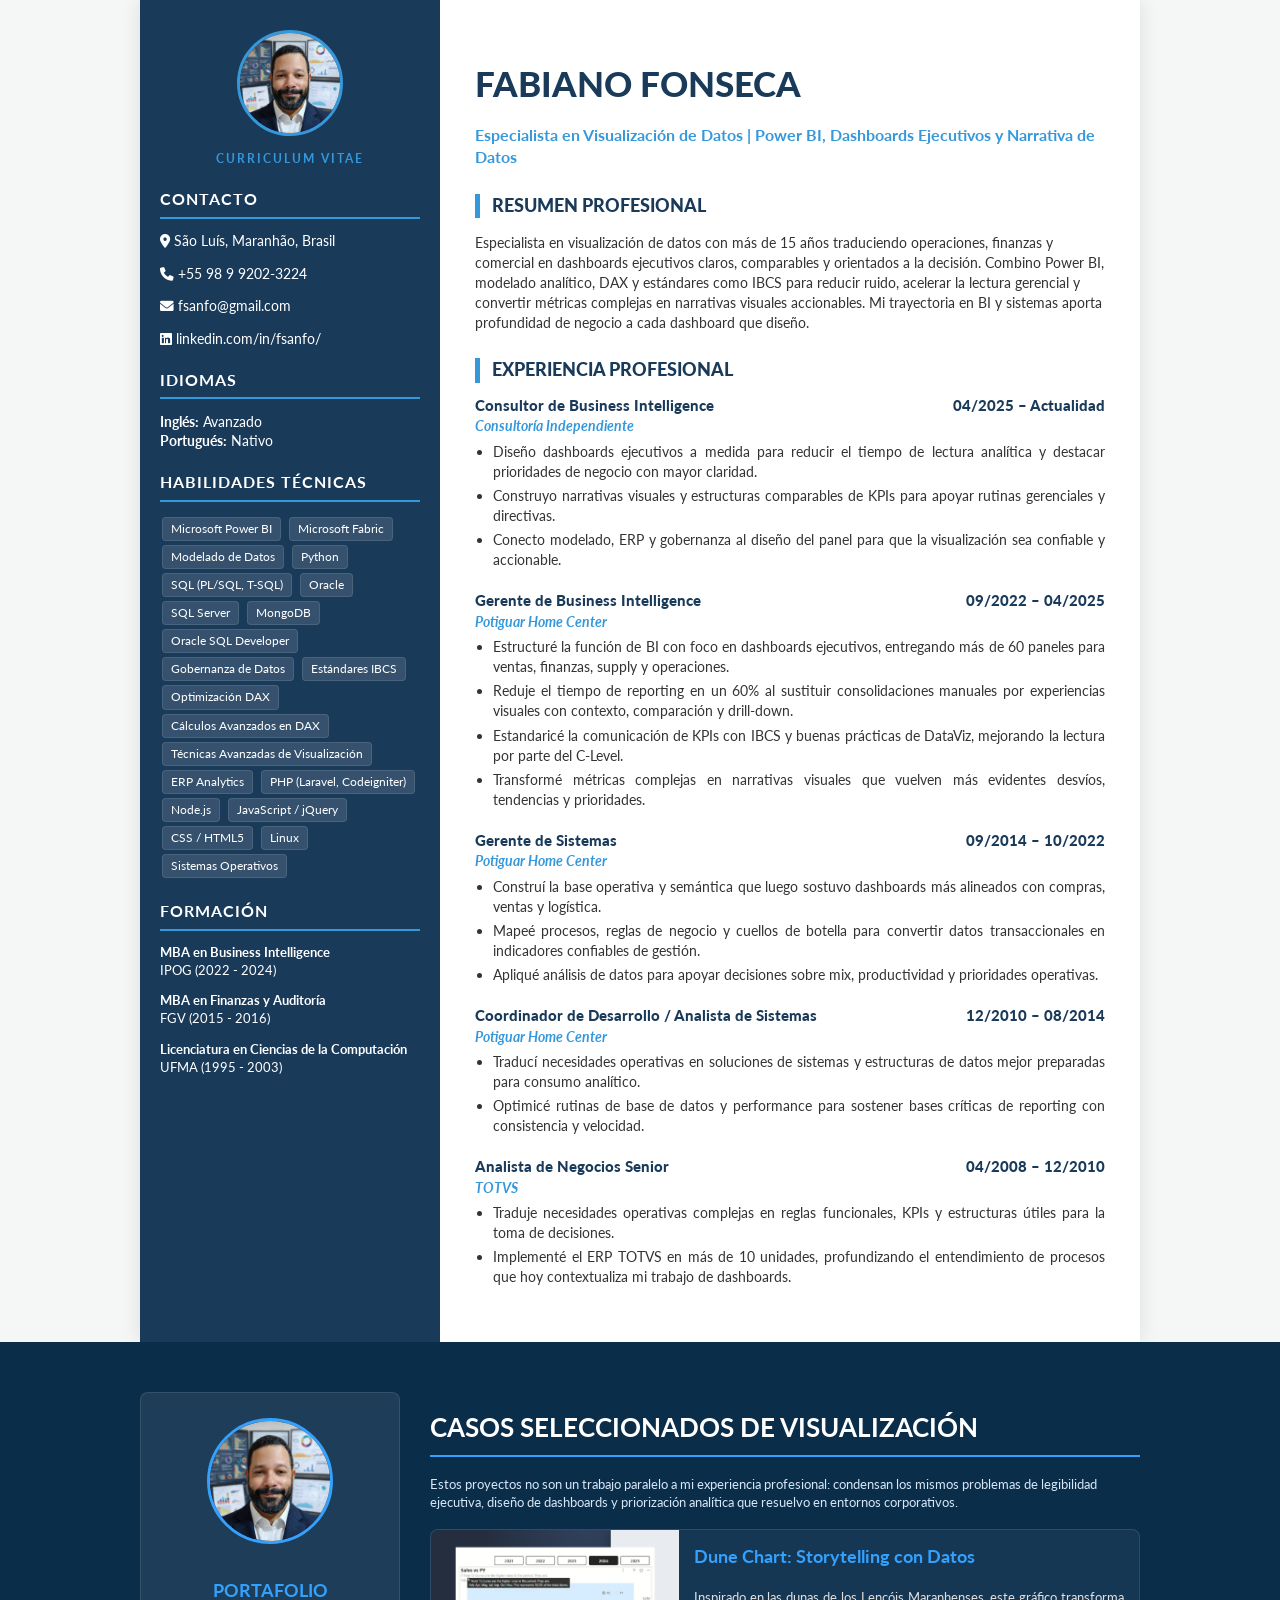
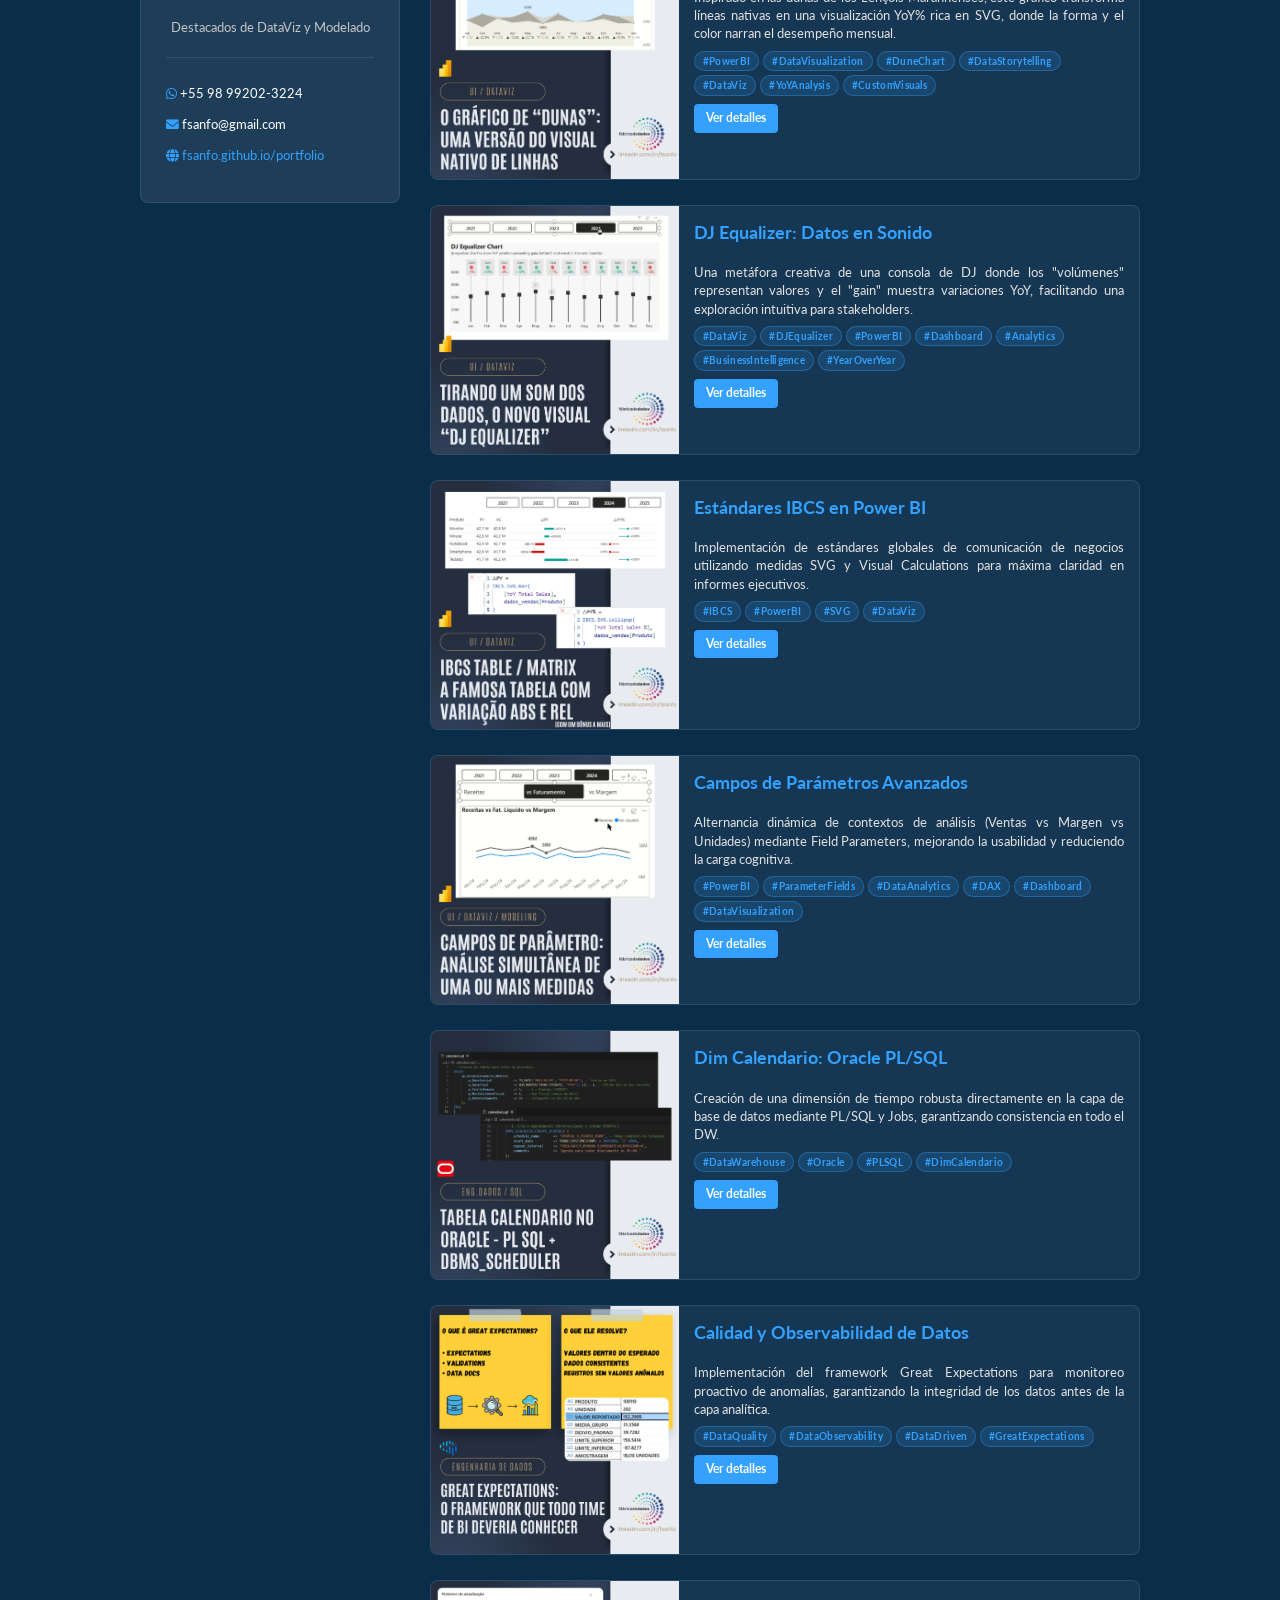
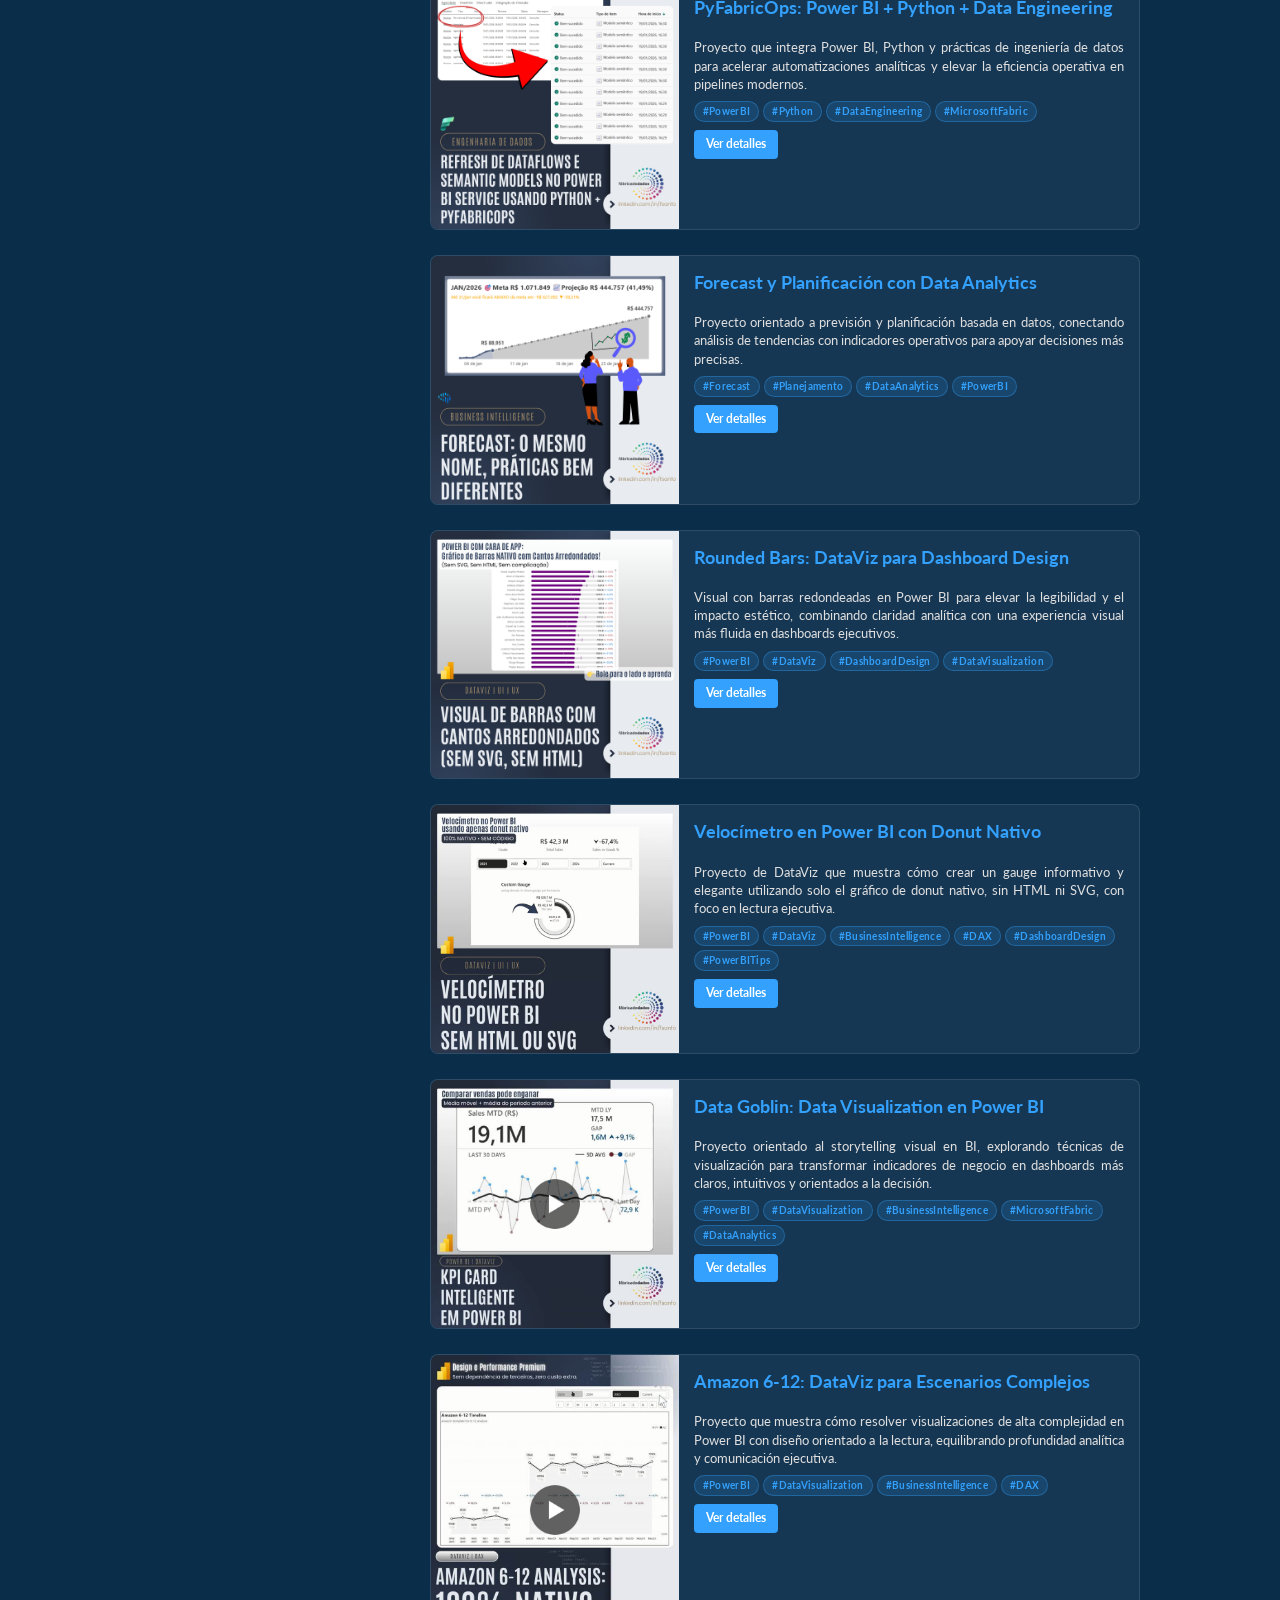
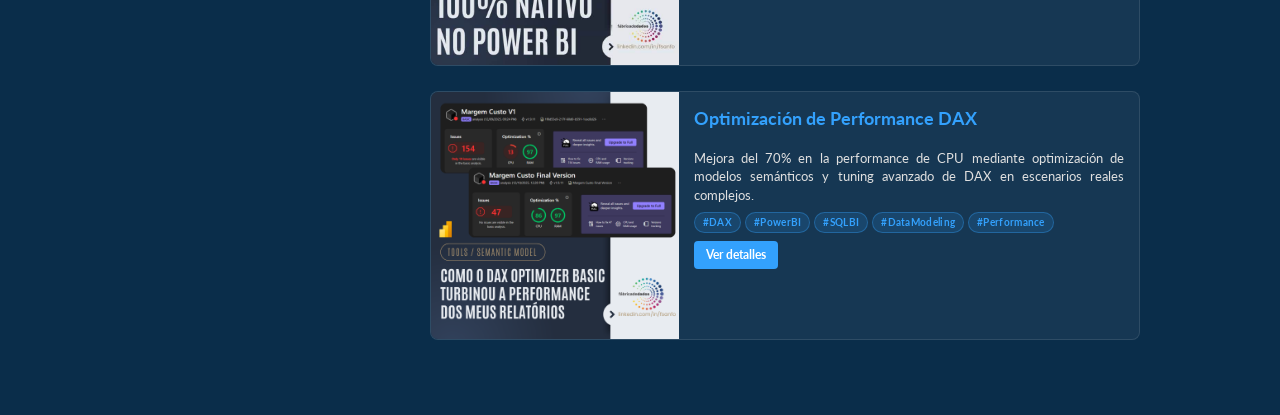
<file: templates/cv-es-ES.html>
<!DOCTYPE html>
<html lang="es-ES">
<head>
    <meta charset="UTF-8">
    <meta name="viewport" content="width=device-width, initial-scale=1.0">
    <title>Fabiano Fonseca - Currículum y Portafolio Completo</title>
    <link rel="stylesheet" href="https://cdnjs.cloudflare.com/ajax/libs/font-awesome/6.0.0-beta3/css/all.min.css">
    <link href="https://fonts.googleapis.com/css2?family=Lato:wght@400;700;900&display=swap" rel="stylesheet">
    
    <style>
        :root {
            --cv-primary: #1a3a5a;
            --cv-accent: #3498db;
            --port-bg: #0a2d4a;
            --port-blue: #33a1fd;
            --text-dark: #333;
            --text-light: #ffffff;
        }

        body { font-family: 'Lato', sans-serif; margin: 0; padding: 0; background-color: #f4f7f6; color: var(--text-dark); line-height: 1.4; }

        /* --- ESTILOS DEL CV --- */
        .cv-section { max-width: 1000px; margin: 0 auto; background: white; display: grid; grid-template-columns: 300px 1fr; box-shadow: 0 0 20px rgba(0,0,0,0.1); }
        .cv-sidebar { background-color: var(--cv-primary); color: white; padding: 30px 20px; }
        .cv-sidebar h2 { font-size: 1rem; border-bottom: 2px solid var(--cv-accent); padding-bottom: 6px; margin-top: 20px; text-transform: uppercase; letter-spacing: 1px; }
        .cv-main { padding: 35px; }
        .cv-main h1 { color: var(--cv-primary); font-size: 2.2rem; margin-bottom: 5px; text-transform: uppercase; font-weight: 900; }
        .cv-headline { color: var(--cv-accent); font-weight: bold; font-size: 1rem; margin-bottom: 20px; }
        .section-title { border-left: 5px solid var(--cv-accent); padding-left: 12px; color: var(--cv-primary); text-transform: uppercase; font-size: 1.1rem; margin-top: 25px; margin-bottom: 12px; font-weight: 900; }
        
        .job-block { margin-bottom: 20px; page-break-inside: avoid; }
        .job-header { display: flex; justify-content: space-between; font-weight: 900; color: var(--cv-primary); font-size: 0.95rem; }
        .job-company { color: var(--cv-accent); font-style: italic; font-weight: 700; display: block; margin-bottom: 3px; font-size: 0.9rem; }
        .cv-main ul { padding-left: 18px; margin-top: 5px; }
        .cv-main li { margin-bottom: 4px; font-size: 0.9rem; text-align: justify; }

        .skill-group { margin-bottom: 15px; }
        .skill-tag {
            display: inline-block;
            background: rgba(255,255,255,0.12);
            padding: 3px 8px;
            margin: 2px;
            border-radius: 4px;
            font-size: 0.72rem;
            border: 1px solid rgba(255,255,255,0.1);
        }

        /* --- ESTILOS DEL PORTAFOLIO --- */
        .portfolio-section { page-break-before: always; background-color: var(--port-bg); color: var(--text-light); padding: 50px 20px; }
        .portfolio-container { max-width: 1000px; margin: 0 auto; display: grid; grid-template-columns: 260px 1fr; gap: 30px; }
        .port-sidebar { background-color: rgba(255, 255, 255, 0.08); padding: 25px; border-radius: 8px; height: fit-content; border: 1px solid rgba(255, 255, 255, 0.1); text-align: center; }
        .port-avatar { width: 120px; height: 120px; border-radius: 50%; border: 3px solid var(--port-blue); margin-bottom: 15px; object-fit: cover; }

        .project-card { display: flex; background: rgba(255, 255, 255, 0.05); margin-bottom: 25px; border-radius: 8px; overflow: hidden; border: 1px solid rgba(255,255,255,0.1); page-break-inside: avoid; }
        .project-img-container { width: 35% !important; min-width: 35% !important; max-width: 35% !important; background: #000; display: flex; align-items: center; justify-content: center; overflow: hidden; }
        .project-img-container img { width: 100%; height: 100%; object-fit: cover; display: block; }
        .project-info { padding: 15px; flex: 1; }
        .project-info h3 { color: var(--port-blue); margin-top: 0; font-size: 1.1rem; }
        .project-info p { font-size: 0.82rem; margin-bottom: 8px; text-align: justify; color: #e0e0e0; }
        .project-link { display: inline-block; background: var(--port-blue); color: white; text-decoration: none; padding: 6px 12px; border-radius: 4px; font-weight: bold; font-size: 0.75rem; }
        .project-tags { margin: 6px 0 8px; display: flex; flex-wrap: wrap; gap: 4px; }
        .hashtag-pill { display: inline-block; background: rgba(51,161,253,0.15); color: var(--port-blue); border: 1px solid rgba(51,161,253,0.35); border-radius: 20px; padding: 2px 8px; font-size: 0.65rem; font-weight: 700; letter-spacing: 0.3px; }

        /* --- AJUSTES DE IMPRESION --- */
        @media print {
            body { background: white; -webkit-print-color-adjust: exact; print-color-adjust: exact; }
            .cv-section { box-shadow: none; width: 100%; max-width: 100%; }
            .portfolio-section { background-color: #0a2d4a !important; padding: 30px 10px; }
            .cv-sidebar { background-color: #1a3a5a !important; }
            .project-card { display: flex !important; flex-direction: row !important; }
            .project-img-container { width: 35% !important; min-width: 35% !important; }
            .project-img-container img { width: 100% !important; height: auto !important; max-height: 180px; }
            a[href]:after { content: none !important; }
        }

        @media (max-width: 800px) {
            .cv-section, .portfolio-container { grid-template-columns: 1fr; }
            .project-card { flex-direction: column; }
            .project-img-container { width: 100% !important; height: 180px; }
        }
    </style>
</head>
<body>

    <div class="cv-section">
        <aside class="cv-sidebar">
            <div style="text-align: center; margin-bottom: 20px;">
                <img src="../assets/avatar-linkedin-2.png" alt="Avatar" style="width: 100px; height: 100px; border-radius: 50%; border: 3px solid var(--cv-accent); object-fit: cover;">
                <p style="margin: 10px 0 0; font-size: 0.75rem; text-transform: uppercase; letter-spacing: 2px; color: var(--cv-accent); font-weight: 700;">Curriculum Vitae</p>
            </div>
            
            <h2>Contacto</h2>
            <p style="font-size:0.85rem"><i class="fas fa-map-marker-alt"></i> São Luís, Maranhão, Brasil</p>
            <p style="font-size:0.85rem"><i class="fas fa-phone"></i> +55 98 9 9202-3224</p>
            <p style="font-size:0.85rem"><i class="fas fa-envelope"></i> fsanfo@gmail.com</p>
            <p style="font-size:0.85rem"><i class="fab fa-linkedin"></i> linkedin.com/in/fsanfo/</p>
            
            <h2>Idiomas</h2>
            <p style="font-size:0.85rem"><strong>Inglés:</strong> Avanzado<br><strong>Portugués:</strong> Nativo</p>

            <h2>Habilidades Técnicas</h2>
            <div class="skill-group">
                <div class="skill-tag">Microsoft Power BI</div>
                <div class="skill-tag">Microsoft Fabric</div>
                <div class="skill-tag">Modelado de Datos</div>
                <div class="skill-tag">Python</div>
                <div class="skill-tag">SQL (PL/SQL, T-SQL)</div>
                <div class="skill-tag">Oracle</div>
                <div class="skill-tag">SQL Server</div>
                <div class="skill-tag">MongoDB</div>
                <div class="skill-tag">Oracle SQL Developer</div>
                <div class="skill-tag">Gobernanza de Datos</div>
                <div class="skill-tag">Estándares IBCS</div>
                <div class="skill-tag">Optimización DAX</div>
                <div class="skill-tag">Cálculos Avanzados en DAX</div>
                <div class="skill-tag">Técnicas Avanzadas de Visualización</div>
                <div class="skill-tag">ERP Analytics</div>
                <div class="skill-tag">PHP (Laravel, Codeigniter)</div>
                <div class="skill-tag">Node.js</div>
                <div class="skill-tag">JavaScript / jQuery</div>
                <div class="skill-tag">CSS / HTML5</div>
                <div class="skill-tag">Linux</div>
                <div class="skill-tag">Sistemas Operativos</div>
            </div>

            <h2>Formación</h2>
            <p style="font-size:0.8rem"><strong>MBA en Business Intelligence</strong><br>IPOG (2022 - 2024)</p>
            <p style="font-size:0.8rem"><strong>MBA en Finanzas y Auditoría</strong><br>FGV (2015 - 2016)</p>
            <p style="font-size:0.8rem"><strong>Licenciatura en Ciencias de la Computación</strong><br>UFMA (1995 - 2003)</p>
        </aside>

        <main class="cv-main">
            <h1>Fabiano Fonseca</h1>
            <p class="cv-headline">Especialista en Visualización de Datos | Power BI, Dashboards Ejecutivos y Narrativa de Datos</p>
            
            <div class="section-title">Resumen Profesional</div>
            <p style="font-size: 0.9rem;">Especialista en visualización de datos con más de 15 años traduciendo operaciones, finanzas y comercial en dashboards ejecutivos claros, comparables y orientados a la decisión. Combino Power BI, modelado analítico, DAX y estándares como IBCS para reducir ruido, acelerar la lectura gerencial y convertir métricas complejas en narrativas visuales accionables. Mi trayectoria en BI y sistemas aporta profundidad de negocio a cada dashboard que diseño.</p>

            <div class="section-title">Experiencia Profesional</div>
            
            <div class="job-block">
                <div class="job-header"><span>Consultor de Business Intelligence</span><span>04/2025 – Actualidad</span></div>
                <span class="job-company">Consultoría Independiente</span>
                <ul>
                    <li>Diseño dashboards ejecutivos a medida para reducir el tiempo de lectura analítica y destacar prioridades de negocio con mayor claridad.</li>
                    <li>Construyo narrativas visuales y estructuras comparables de KPIs para apoyar rutinas gerenciales y directivas.</li>
                    <li>Conecto modelado, ERP y gobernanza al diseño del panel para que la visualización sea confiable y accionable.</li>
                </ul>
            </div>

            <div class="job-block">
                <div class="job-header"><span>Gerente de Business Intelligence</span><span>09/2022 – 04/2025</span></div>
                <span class="job-company">Potiguar Home Center</span>
                <ul>
                    <li>Estructuré la función de BI con foco en dashboards ejecutivos, entregando más de 60 paneles para ventas, finanzas, supply y operaciones.</li>
                    <li>Reduje el tiempo de reporting en un 60% al sustituir consolidaciones manuales por experiencias visuales con contexto, comparación y drill-down.</li>
                    <li>Estandaricé la comunicación de KPIs con IBCS y buenas prácticas de DataViz, mejorando la lectura por parte del C-Level.</li>
                    <li>Transformé métricas complejas en narrativas visuales que vuelven más evidentes desvíos, tendencias y prioridades.</li>
                </ul>
            </div>

            <div class="job-block">
                <div class="job-header"><span>Gerente de Sistemas</span><span>09/2014 – 10/2022</span></div>
                <span class="job-company">Potiguar Home Center</span>
                <ul>
                    <li>Construí la base operativa y semántica que luego sostuvo dashboards más alineados con compras, ventas y logística.</li>
                    <li>Mapeé procesos, reglas de negocio y cuellos de botella para convertir datos transaccionales en indicadores confiables de gestión.</li>
                    <li>Apliqué análisis de datos para apoyar decisiones sobre mix, productividad y prioridades operativas.</li>
                </ul>
            </div>

            <div class="job-block">
                <div class="job-header"><span>Coordinador de Desarrollo / Analista de Sistemas</span><span>12/2010 – 08/2014</span></div>
                <span class="job-company">Potiguar Home Center</span>
                <ul>
                    <li>Traducí necesidades operativas en soluciones de sistemas y estructuras de datos mejor preparadas para consumo analítico.</li>
                    <li>Optimicé rutinas de base de datos y performance para sostener bases críticas de reporting con consistencia y velocidad.</li>
                </ul>
            </div>

            <div class="job-block">
                <div class="job-header"><span>Analista de Negocios Senior</span><span>04/2008 – 12/2010</span></div>
                <span class="job-company">TOTVS</span>
                <ul>
                    <li>Traduje necesidades operativas complejas en reglas funcionales, KPIs y estructuras útiles para la toma de decisiones.</li>
                    <li>Implementé el ERP TOTVS en más de 10 unidades, profundizando el entendimiento de procesos que hoy contextualiza mi trabajo de dashboards.</li>
                </ul>
            </div>

            <!-- <div class="job-block">
                <div class="job-header"><span>Analista de Sistemas</span><span>2004 – 2008</span></div>
                <span class="job-company">Alumar (Alcoa/Rio Tinto/South32)</span>
                <ul>
                    <li>Desarrollo de soluciones analíticas y técnicas para áreas industriales complejas.</li>
                    <li>Gestión de migraciones de sistemas legados garantizando la integridad de los datos históricos.</li>
                </ul>
            </div> -->
        </main>
    </div>

    <div class="portfolio-section">
        <div class="portfolio-container">
            <aside class="port-sidebar">
                <img src="../assets/avatar-linkedin-2.png" alt="Avatar" class="port-avatar">
                <h2 style="color: var(--port-blue); font-size: 1.1rem;">PORTAFOLIO</h2>
                <p style="font-size: 0.8rem; color: #c5c5c5;">Destacados de DataViz y Modelado</p>
                <div style="margin-top: 20px; text-align: left; font-size: 0.8rem; border-top: 1px solid rgba(255,255,255,0.1); padding-top: 15px;">
                    <p><i class="fab fa-whatsapp" style="color:var(--port-blue)"></i> +55 98 99202-3224</p>
                    <p><i class="fas fa-envelope" style="color:var(--port-blue)"></i> fsanfo@gmail.com</p>
                    <p><i class="fas fa-globe" style="color:var(--port-blue)"></i> <a href="https://fsanfo.github.io/portfolio" target="_blank" style="color:var(--port-blue); text-decoration:none;">fsanfo.github.io/portfolio</a></p>
                </div>
            </aside>

            <main>
                <h1 style="text-transform: uppercase; border-bottom: 2px solid var(--port-blue); padding-bottom: 10px; font-size: 1.6rem;">Casos Seleccionados de Visualización</h1>
                <p style="font-size: 0.82rem; color: #d8e7f7; margin: 12px 0 18px;">Estos proyectos no son un trabajo paralelo a mi experiencia profesional: condensan los mismos problemas de legibilidad ejecutiva, diseño de dashboards y priorización analítica que resuelvo en entornos corporativos.</p>

                <div class="project-card">
                    <div class="project-img-container"><img src="../assets/dune-chart.png" alt="Dune Chart"></div>
                    <div class="project-info">
                        <h3>Dune Chart: Storytelling con Datos</h3>
                        <p>Inspirado en las dunas de los Lençóis Maranhenses, este gráfico transforma líneas nativas en una visualización YoY% rica en SVG, donde la forma y el color narran el desempeño mensual.</p>
                        <div class="project-tags"><span class="hashtag-pill">#PowerBI</span><span class="hashtag-pill">#DataVisualization</span><span class="hashtag-pill">#DuneChart</span><span class="hashtag-pill">#DataStorytelling</span><span class="hashtag-pill">#DataViz</span><span class="hashtag-pill">#YoYAnalysis</span><span class="hashtag-pill">#CustomVisuals</span></div>
                        <a href="https://www.linkedin.com/posts/fsanfo_powerbi-datavisualization-dunechart-activity-7391454317611921408-2qQQ" target="_blank" class="project-link">Ver detalles</a>
                    </div>
                </div>

                <div class="project-card">
                    <div class="project-img-container"><img src="../assets/dj-equalizer.png" alt="DJ Equalizer"></div>
                    <div class="project-info">
                        <h3>DJ Equalizer: Datos en Sonido</h3>
                        <p>Una metáfora creativa de una consola de DJ donde los "volúmenes" representan valores y el "gain" muestra variaciones YoY, facilitando una exploración intuitiva para stakeholders.</p>
                        <div class="project-tags"><span class="hashtag-pill">#DataViz</span><span class="hashtag-pill">#DJEqualizer</span><span class="hashtag-pill">#PowerBI</span><span class="hashtag-pill">#Dashboard</span><span class="hashtag-pill">#Analytics</span><span class="hashtag-pill">#BusinessIntelligence</span><span class="hashtag-pill">#YearOverYear</span></div>
                        <a href="https://www.linkedin.com/posts/fsanfo_dataviz-datavisualization-djequalizer-activity-7394026491916984320-A_Lv" target="_blank" class="project-link">Ver detalles</a>
                    </div>
                </div>

                <div class="project-card">
                    <div class="project-img-container"><img src="../assets/ibcs-1.png" alt="IBCS"></div>
                    <div class="project-info">
                        <h3>Estándares IBCS en Power BI</h3>
                        <p>Implementación de estándares globales de comunicación de negocios utilizando medidas SVG y Visual Calculations para máxima claridad en informes ejecutivos.</p>
                        <div class="project-tags"><span class="hashtag-pill">#IBCS</span><span class="hashtag-pill">#PowerBI</span><span class="hashtag-pill">#SVG</span><span class="hashtag-pill">#DataViz</span></div>
                        <a href="https://www.linkedin.com/posts/fsanfo_ibcs-powerbi-svg-activity-7388974193696112640-nryy" target="_blank" class="project-link">Ver detalles</a>
                    </div>
                </div>

                <div class="project-card">
                    <div class="project-img-container"><img src="../assets/parameter-field.png" alt="Parameter Fields"></div>
                    <div class="project-info">
                        <h3>Campos de Parámetros Avanzados</h3>
                        <p>Alternancia dinámica de contextos de análisis (Ventas vs Margen vs Unidades) mediante Field Parameters, mejorando la usabilidad y reduciendo la carga cognitiva.</p>
                        <div class="project-tags"><span class="hashtag-pill">#PowerBI</span><span class="hashtag-pill">#ParameterFields</span><span class="hashtag-pill">#DataAnalytics</span><span class="hashtag-pill">#DAX</span><span class="hashtag-pill">#Dashboard</span><span class="hashtag-pill">#DataVisualization</span></div>
                        <a href="https://www.linkedin.com/posts/fsanfo_powerbi-dataanalytics-businessintelligence-activity-7390005031942639616-Bt_z" target="_blank" class="project-link">Ver detalles</a>
                    </div>
                </div>

                <div class="project-card">
                    <div class="project-img-container"><img src="../assets/calendar-oracle.png" alt="Oracle Calendar"></div>
                    <div class="project-info">
                        <h3>Dim Calendario: Oracle PL/SQL</h3>
                        <p>Creación de una dimensión de tiempo robusta directamente en la capa de base de datos mediante PL/SQL y Jobs, garantizando consistencia en todo el DW.</p>
                        <div class="project-tags"><span class="hashtag-pill">#DataWarehouse</span><span class="hashtag-pill">#Oracle</span><span class="hashtag-pill">#PLSQL</span><span class="hashtag-pill">#DimCalendario</span></div>
                        <a href="https://www.linkedin.com/posts/fsanfo_datawarehouse-oracle-plsql-activity-7399115576306180097--HBK" target="_blank" class="project-link">Ver detalles</a>
                    </div>
                </div>

                <div class="project-card">
                    <div class="project-img-container"><img src="../assets/greater-expectations.png" alt="Great Expectations"></div>
                    <div class="project-info">
                        <h3>Calidad y Observabilidad de Datos</h3>
                        <p>Implementación del framework Great Expectations para monitoreo proactivo de anomalías, garantizando la integridad de los datos antes de la capa analítica.</p>
                        <div class="project-tags"><span class="hashtag-pill">#DataQuality</span><span class="hashtag-pill">#DataObservability</span><span class="hashtag-pill">#DataDriven</span><span class="hashtag-pill">#GreatExpectations</span></div>
                        <a href="https://www.linkedin.com/posts/fsanfo_datadriven-dataquality-dataobservability-activity-7402704453797289984-y9wj" target="_blank" class="project-link">Ver detalles</a>
                    </div>
                </div>

                <div class="project-card">
                    <div class="project-img-container"><img src="../assets/pyfabricops.png" alt="PyFabricOps"></div>
                    <div class="project-info">
                        <h3>PyFabricOps: Power BI + Python + Data Engineering</h3>
                        <p>Proyecto que integra Power BI, Python y prácticas de ingeniería de datos para acelerar automatizaciones analíticas y elevar la eficiencia operativa en pipelines modernos.</p>
                        <div class="project-tags"><span class="hashtag-pill">#PowerBI</span><span class="hashtag-pill">#Python</span><span class="hashtag-pill">#DataEngineering</span><span class="hashtag-pill">#MicrosoftFabric</span></div>
                        <a href="https://www.linkedin.com/posts/fsanfo_powerbi-python-dataengineering-activity-7419339085850378240-5k5r" target="_blank" class="project-link">Ver detalles</a>
                    </div>
                </div>

                <div class="project-card">
                    <div class="project-img-container"><img src="../assets/forecasting.png" alt="Forecasting"></div>
                    <div class="project-info">
                        <h3>Forecast y Planificación con Data Analytics</h3>
                        <p>Proyecto orientado a previsión y planificación basada en datos, conectando análisis de tendencias con indicadores operativos para apoyar decisiones más precisas.</p>
                        <div class="project-tags"><span class="hashtag-pill">#Forecast</span><span class="hashtag-pill">#Planejamento</span><span class="hashtag-pill">#DataAnalytics</span><span class="hashtag-pill">#PowerBI</span></div>
                        <a href="https://www.linkedin.com/posts/fsanfo_forecast-planejamento-dataanalytics-activity-7415002495728656384-9ASa" target="_blank" class="project-link">Ver detalles</a>
                    </div>
                </div>

                <div class="project-card">
                    <div class="project-img-container"><img src="../assets/rounded-bars.png" alt="Rounded Bars"></div>
                    <div class="project-info">
                        <h3>Rounded Bars: DataViz para Dashboard Design</h3>
                        <p>Visual con barras redondeadas en Power BI para elevar la legibilidad y el impacto estético, combinando claridad analítica con una experiencia visual más fluida en dashboards ejecutivos.</p>
                        <div class="project-tags"><span class="hashtag-pill">#PowerBI</span><span class="hashtag-pill">#DataViz</span><span class="hashtag-pill">#DashboardDesign</span><span class="hashtag-pill">#DataVisualization</span></div>
                        <a href="https://www.linkedin.com/posts/fsanfo_powerbi-dataviz-dashboarddesign-activity-7434287056375234560-sCKa" target="_blank" class="project-link">Ver detalles</a>
                    </div>
                </div>

                <div class="project-card">
                    <div class="project-img-container"><img src="../assets/donut-velocimetro.jpg" alt="Velocimetro Donut"></div>
                    <div class="project-info">
                        <h3>Velocímetro en Power BI con Donut Nativo</h3>
                        <p>Proyecto de DataViz que muestra cómo crear un gauge informativo y elegante utilizando solo el gráfico de donut nativo, sin HTML ni SVG, con foco en lectura ejecutiva.</p>
                        <div class="project-tags"><span class="hashtag-pill">#PowerBI</span><span class="hashtag-pill">#DataViz</span><span class="hashtag-pill">#BusinessIntelligence</span><span class="hashtag-pill">#DAX</span><span class="hashtag-pill">#DashboardDesign</span><span class="hashtag-pill">#PowerBITips</span></div>
                        <a href="https://www.linkedin.com/posts/fsanfo_powerbi-dataviz-businessintelligence-activity-7437113141685108736-FG25" target="_blank" class="project-link">Ver detalles</a>
                    </div>
                </div>

                <div class="project-card">
                    <div class="project-img-container"><img src="../assets/data-goblin.png" alt="Data Goblin"></div>
                    <div class="project-info">
                        <h3>Data Goblin: Data Visualization en Power BI</h3>
                        <p>Proyecto orientado al storytelling visual en BI, explorando técnicas de visualización para transformar indicadores de negocio en dashboards más claros, intuitivos y orientados a la decisión.</p>
                        <div class="project-tags"><span class="hashtag-pill">#PowerBI</span><span class="hashtag-pill">#DataVisualization</span><span class="hashtag-pill">#BusinessIntelligence</span><span class="hashtag-pill">#MicrosoftFabric</span><span class="hashtag-pill">#DataAnalytics</span></div>
                        <a href="https://www.linkedin.com/posts/fsanfo_powerbi-datavisualization-businessintelligence-activity-7439633531640688640-rrdc" target="_blank" class="project-link">Ver detalles</a>
                    </div>
                </div>

                <div class="project-card">
                    <div class="project-img-container"><img src="../assets/amazon-6-12.png" alt="Amazon 6-12"></div>
                    <div class="project-info">
                        <h3>Amazon 6-12: DataViz para Escenarios Complejos</h3>
                        <p>Proyecto que muestra cómo resolver visualizaciones de alta complejidad en Power BI con diseño orientado a la lectura, equilibrando profundidad analítica y comunicación ejecutiva.</p>
                        <div class="project-tags"><span class="hashtag-pill">#PowerBI</span><span class="hashtag-pill">#DataVisualization</span><span class="hashtag-pill">#BusinessIntelligence</span><span class="hashtag-pill">#DAX</span></div>
                        <a href="https://www.linkedin.com/posts/fsanfo_powerbi-datavisualization-businessintelligence-activity-7444347033366306816-oyMk" target="_blank" class="project-link">Ver detalles</a>
                    </div>
                </div>

                <div class="project-card">
                    <div class="project-img-container"><img src="../assets/dax-optimizer.png" alt="DAX Optimizer"></div>
                    <div class="project-info">
                        <h3>Optimización de Performance DAX</h3>
                        <p>Mejora del 70% en la performance de CPU mediante optimización de modelos semánticos y tuning avanzado de DAX en escenarios reales complejos.</p>
                        <div class="project-tags"><span class="hashtag-pill">#DAX</span><span class="hashtag-pill">#PowerBI</span><span class="hashtag-pill">#SQLBI</span><span class="hashtag-pill">#DataModeling</span><span class="hashtag-pill">#Performance</span></div>
                        <a href="https://www.linkedin.com/posts/fsanfo_dax-powerbi-sqlbi-activity-7404588289514459137-f7CV" target="_blank" class="project-link">Ver detalles</a>
                    </div>
                </div>
            </main>
        </div>
    </div>

</body>
</html>
</file>
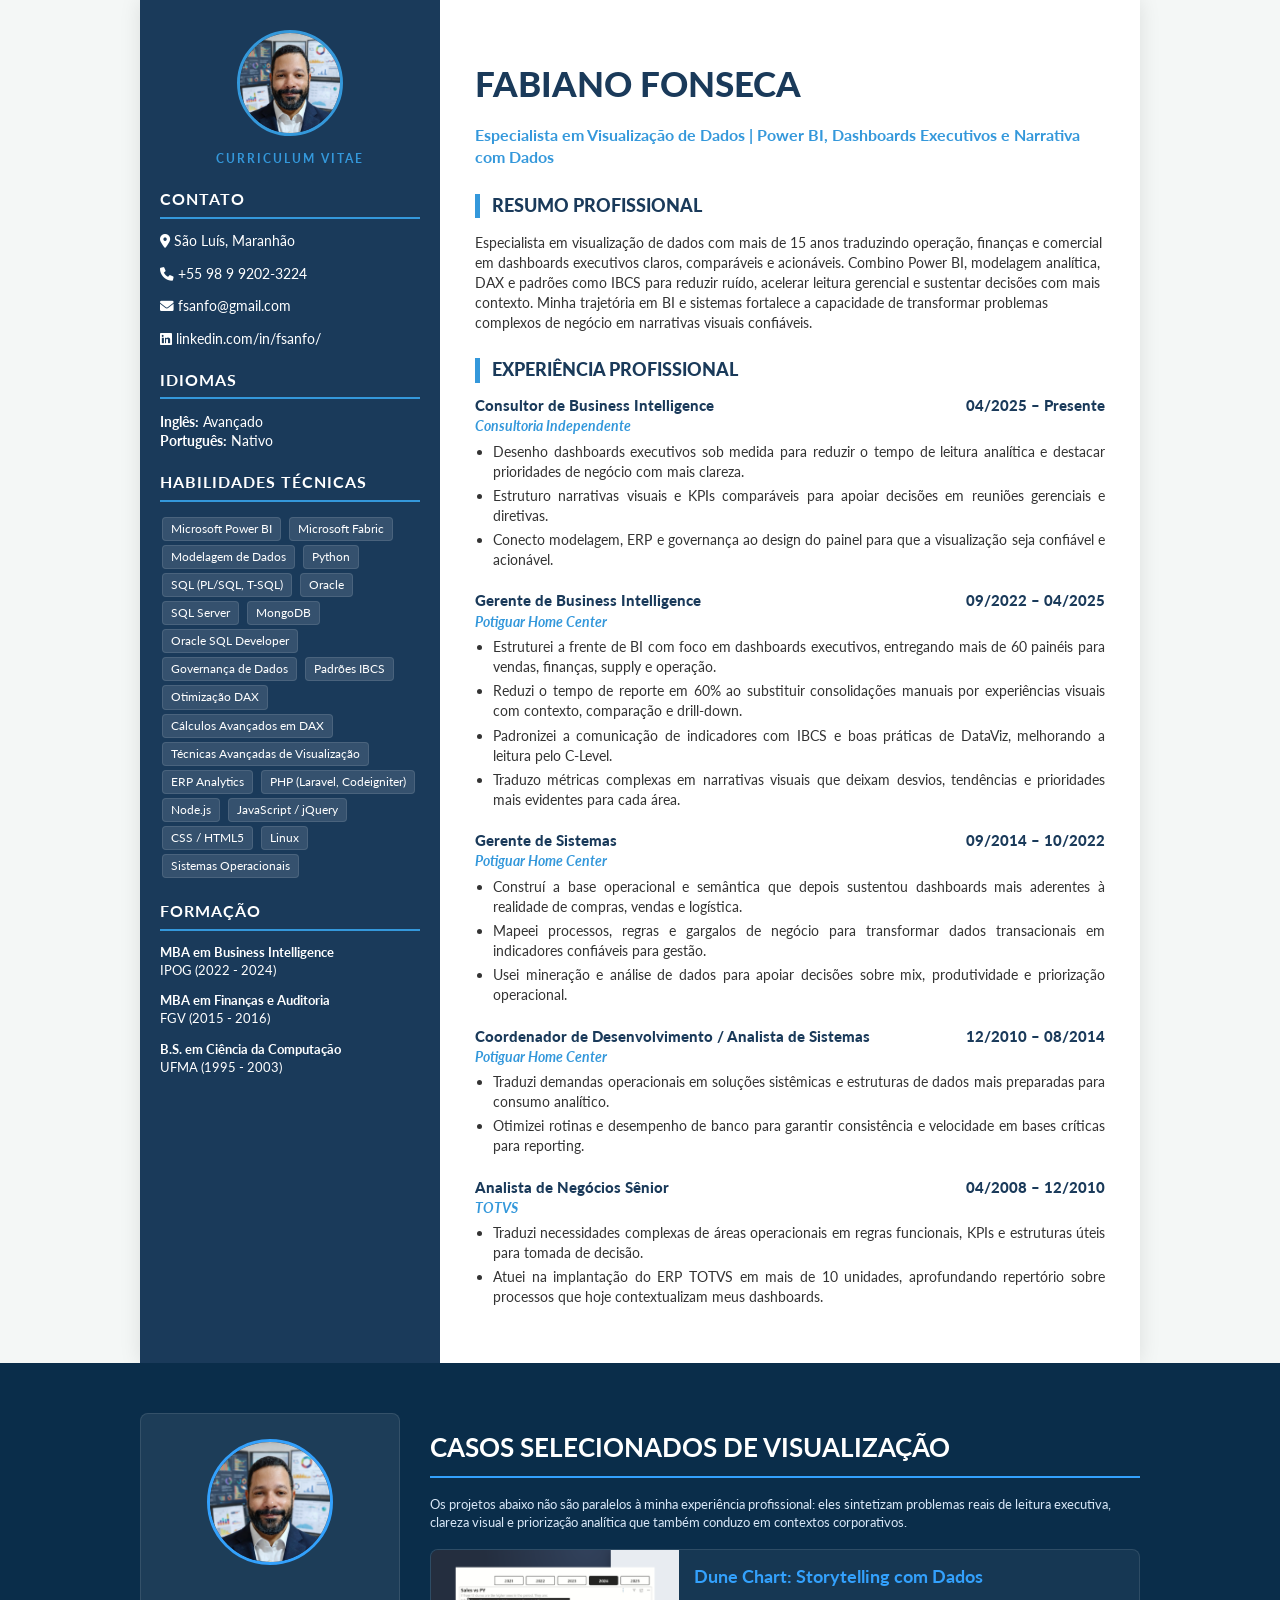
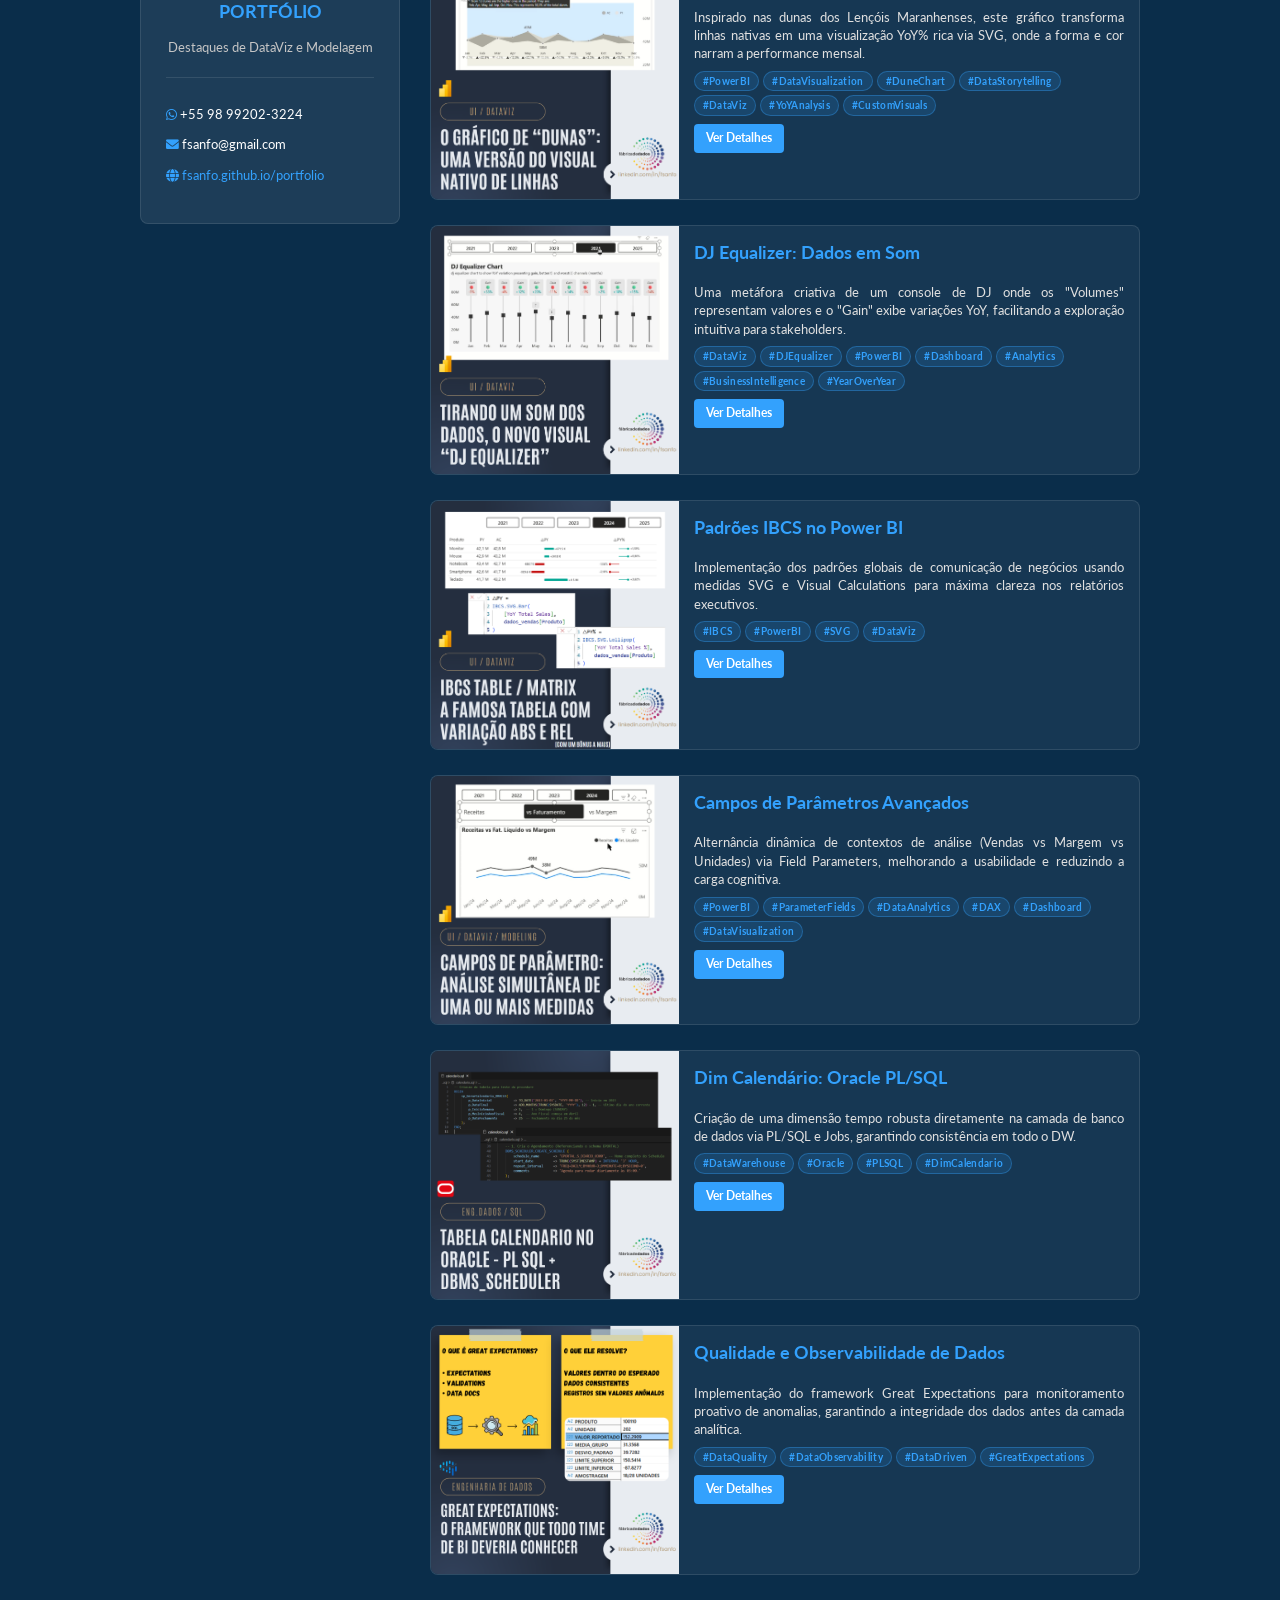
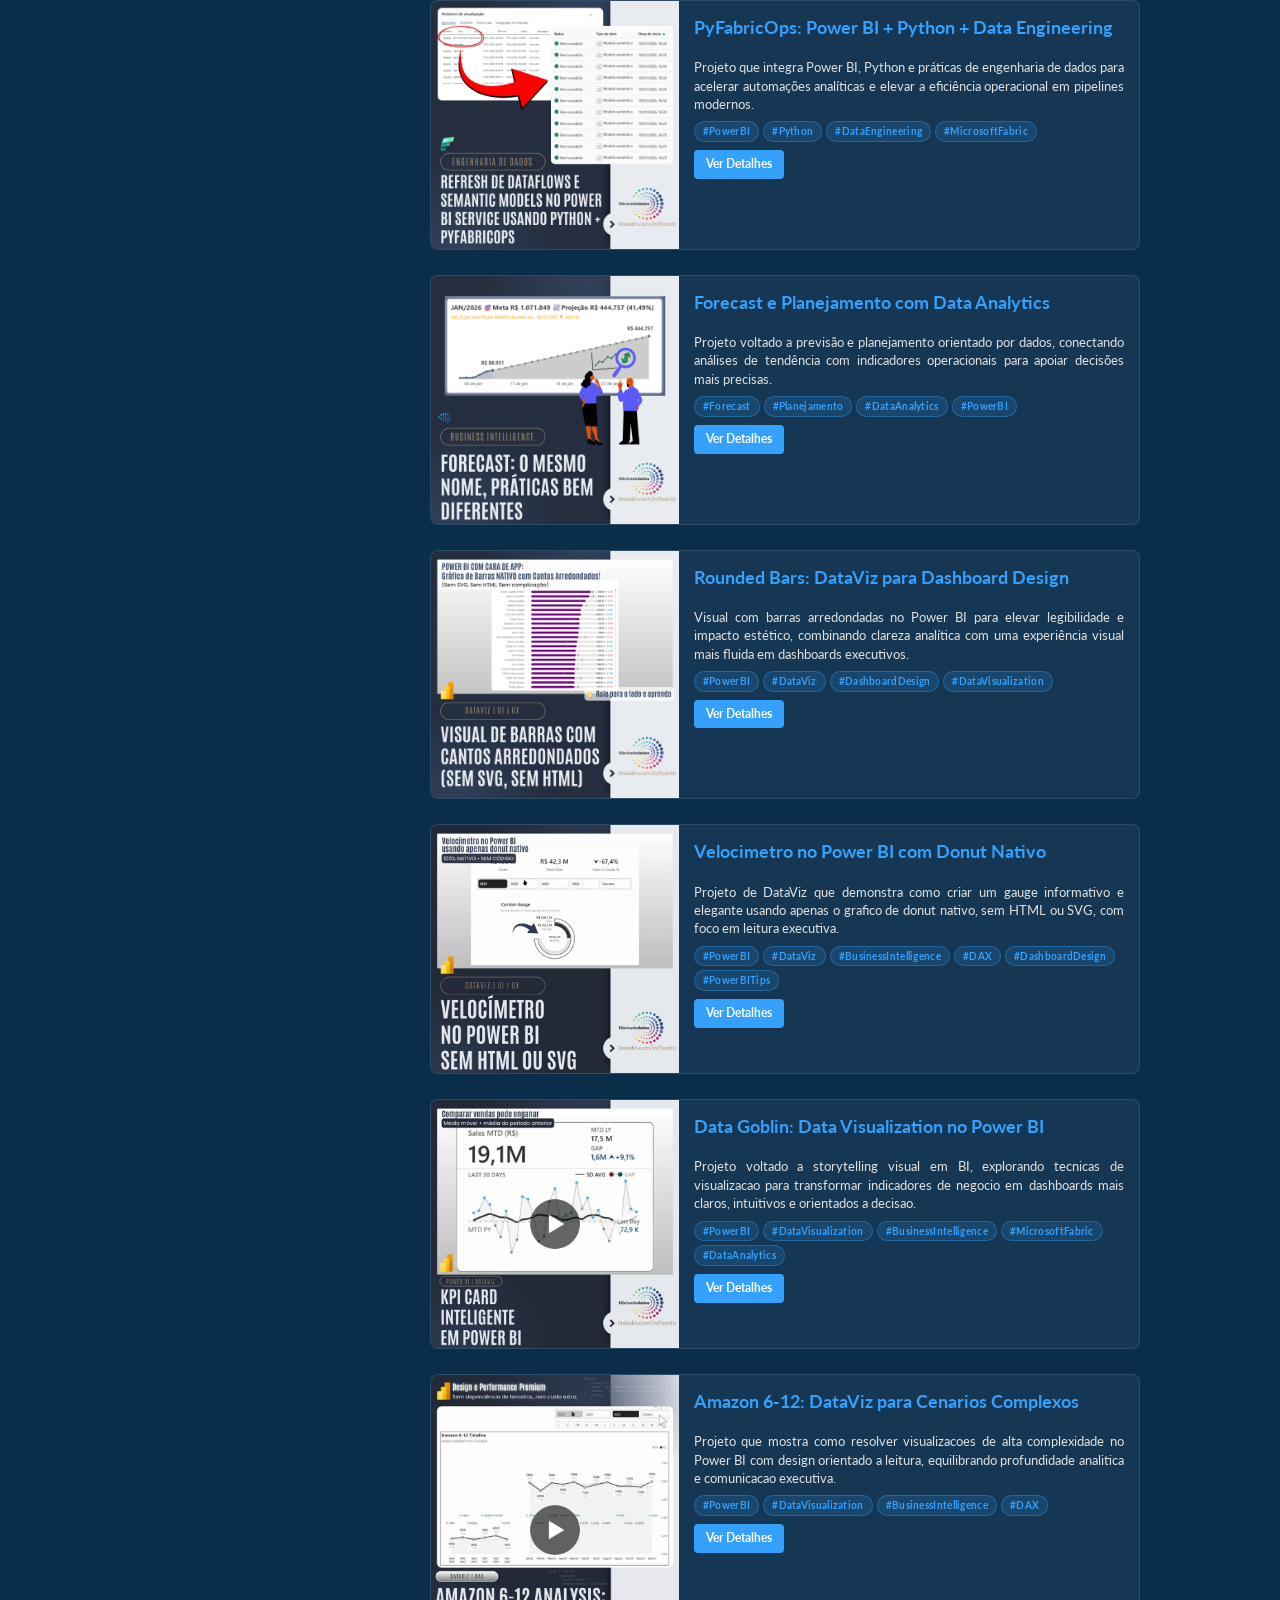
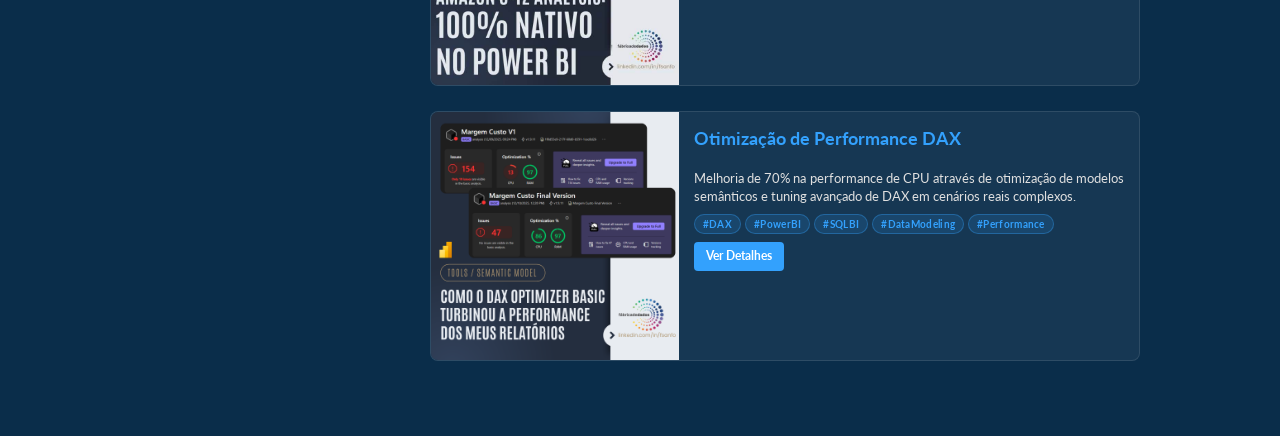
<file: templates/cv-pt-br.html>
<!DOCTYPE html>
<html lang="pt-BR">
<head>
    <meta charset="UTF-8">
    <meta name="viewport" content="width=device-width, initial-scale=1.0">
    <title>Fabiano Fonseca - Currículo e Portfólio Completo</title>
    <link rel="stylesheet" href="https://cdnjs.cloudflare.com/ajax/libs/font-awesome/6.0.0-beta3/css/all.min.css">
    <link href="https://fonts.googleapis.com/css2?family=Lato:wght@400;700;900&display=swap" rel="stylesheet">
    
    <style>
        :root {
            --cv-primary: #1a3a5a;
            --cv-accent: #3498db;
            --port-bg: #0a2d4a;
            --port-blue: #33a1fd;
            --text-dark: #333;
            --text-light: #ffffff;
        }

        body { font-family: 'Lato', sans-serif; margin: 0; padding: 0; background-color: #f4f7f6; color: var(--text-dark); line-height: 1.4; }

        /* --- ESTILOS DO CV --- */
        .cv-section { max-width: 1000px; margin: 0 auto; background: white; display: grid; grid-template-columns: 300px 1fr; box-shadow: 0 0 20px rgba(0,0,0,0.1); }
        .cv-sidebar { background-color: var(--cv-primary); color: white; padding: 30px 20px; }
        .cv-sidebar h2 { font-size: 1rem; border-bottom: 2px solid var(--cv-accent); padding-bottom: 6px; margin-top: 20px; text-transform: uppercase; letter-spacing: 1px; }
        .cv-main { padding: 35px; }
        .cv-main h1 { color: var(--cv-primary); font-size: 2.2rem; margin-bottom: 5px; text-transform: uppercase; font-weight: 900; }
        .cv-headline { color: var(--cv-accent); font-weight: bold; font-size: 1rem; margin-bottom: 20px; }
        .section-title { border-left: 5px solid var(--cv-accent); padding-left: 12px; color: var(--cv-primary); text-transform: uppercase; font-size: 1.1rem; margin-top: 25px; margin-bottom: 12px; font-weight: 900; }
        
        .job-block { margin-bottom: 20px; page-break-inside: avoid; }
        .job-header { display: flex; justify-content: space-between; font-weight: 900; color: var(--cv-primary); font-size: 0.95rem; }
        .job-company { color: var(--cv-accent); font-style: italic; font-weight: 700; display: block; margin-bottom: 3px; font-size: 0.9rem; }
        .cv-main ul { padding-left: 18px; margin-top: 5px; }
        .cv-main li { margin-bottom: 4px; font-size: 0.9rem; text-align: justify; }

        .skill-group { margin-bottom: 15px; }
        .skill-tag { 
            display: inline-block; 
            background: rgba(255,255,255,0.12); 
            padding: 3px 8px; 
            margin: 2px; 
            border-radius: 4px; 
            font-size: 0.72rem; 
            border: 1px solid rgba(255,255,255,0.1);
        }

        /* --- ESTILOS DO PORTFÓLIO --- */
        .portfolio-section { page-break-before: always; background-color: var(--port-bg); color: var(--text-light); padding: 50px 20px; }
        .portfolio-container { max-width: 1000px; margin: 0 auto; display: grid; grid-template-columns: 260px 1fr; gap: 30px; }
        .port-sidebar { background-color: rgba(255, 255, 255, 0.08); padding: 25px; border-radius: 8px; height: fit-content; border: 1px solid rgba(255, 255, 255, 0.1); text-align: center; }
        .port-avatar { width: 120px; height: 120px; border-radius: 50%; border: 3px solid var(--port-blue); margin-bottom: 15px; object-fit: cover; }

        .project-card { display: flex; background: rgba(255, 255, 255, 0.05); margin-bottom: 25px; border-radius: 8px; overflow: hidden; border: 1px solid rgba(255,255,255,0.1); page-break-inside: avoid; }
        .project-img-container { width: 35% !important; min-width: 35% !important; max-width: 35% !important; background: #000; display: flex; align-items: center; justify-content: center; overflow: hidden; }
        .project-img-container img { width: 100%; height: 100%; object-fit: cover; display: block; }
        .project-info { padding: 15px; flex: 1; }
        .project-info h3 { color: var(--port-blue); margin-top: 0; font-size: 1.1rem; }
        .project-info p { font-size: 0.82rem; margin-bottom: 8px; text-align: justify; color: #e0e0e0; }
        .project-link { display: inline-block; background: var(--port-blue); color: white; text-decoration: none; padding: 6px 12px; border-radius: 4px; font-weight: bold; font-size: 0.75rem; }
        .project-tags { margin: 6px 0 8px; display: flex; flex-wrap: wrap; gap: 4px; }
        .hashtag-pill { display: inline-block; background: rgba(51,161,253,0.15); color: var(--port-blue); border: 1px solid rgba(51,161,253,0.35); border-radius: 20px; padding: 2px 8px; font-size: 0.65rem; font-weight: 700; letter-spacing: 0.3px; }

        /* --- AJUSTES DE IMPRESSÃO --- */
        @media print {
            body { background: white; -webkit-print-color-adjust: exact; print-color-adjust: exact; }
            .cv-section { box-shadow: none; width: 100%; max-width: 100%; }
            .portfolio-section { background-color: #0a2d4a !important; padding: 30px 10px; }
            .cv-sidebar { background-color: #1a3a5a !important; }
            .project-card { display: flex !important; flex-direction: row !important; }
            .project-img-container { width: 35% !important; min-width: 35% !important; }
            .project-img-container img { width: 100% !important; height: auto !important; max-height: 180px; }
            a[href]:after { content: none !important; }
        }

        @media (max-width: 800px) {
            .cv-section, .portfolio-container { grid-template-columns: 1fr; }
            .project-card { flex-direction: column; }
            .project-img-container { width: 100% !important; height: 180px; }
        }
    </style>
</head>
<body>

    <div class="cv-section">
        <aside class="cv-sidebar">
            <div style="text-align: center; margin-bottom: 20px;">
                <img src="../assets/avatar-linkedin-2.png" alt="Avatar" style="width: 100px; height: 100px; border-radius: 50%; border: 3px solid var(--cv-accent); object-fit: cover;">
                <p style="margin: 10px 0 0; font-size: 0.75rem; text-transform: uppercase; letter-spacing: 2px; color: var(--cv-accent); font-weight: 700;">Curriculum Vitae</p>
            </div>
            
            <h2>Contato</h2>
            <p style="font-size:0.85rem"><i class="fas fa-map-marker-alt"></i> São Luís, Maranhão</p>
            <p style="font-size:0.85rem"><i class="fas fa-phone"></i> +55 98 9 9202-3224</p>
            <p style="font-size:0.85rem"><i class="fas fa-envelope"></i> fsanfo@gmail.com</p>
            <p style="font-size:0.85rem"><i class="fab fa-linkedin"></i> linkedin.com/in/fsanfo/</p>
            
            <h2>Idiomas</h2>
            <p style="font-size:0.85rem"><strong>Inglês:</strong> Avançado<br><strong>Português:</strong> Nativo</p>

            <h2>Habilidades Técnicas</h2>
            <div class="skill-group">
                <div class="skill-tag">Microsoft Power BI</div>
                <div class="skill-tag">Microsoft Fabric</div>
                <div class="skill-tag">Modelagem de Dados</div>
                <div class="skill-tag">Python</div>
                <div class="skill-tag">SQL (PL/SQL, T-SQL)</div>
                <div class="skill-tag">Oracle</div>
                <div class="skill-tag">SQL Server</div>
                <div class="skill-tag">MongoDB</div>
                <div class="skill-tag">Oracle SQL Developer</div>
                <div class="skill-tag">Governança de Dados</div>
                <div class="skill-tag">Padrões IBCS</div>
                <div class="skill-tag">Otimização DAX</div>
                <div class="skill-tag">Cálculos Avançados em DAX</div>
                <div class="skill-tag">Técnicas Avançadas de Visualização</div>
                <div class="skill-tag">ERP Analytics</div>
                <div class="skill-tag">PHP (Laravel, Codeigniter)</div>
                <div class="skill-tag">Node.js</div>
                <div class="skill-tag">JavaScript / jQuery</div>
                <div class="skill-tag">CSS / HTML5</div>
                <div class="skill-tag">Linux</div>
                <div class="skill-tag">Sistemas Operacionais</div>
            </div>

            <h2>Formação</h2>
            <p style="font-size:0.8rem"><strong>MBA em Business Intelligence</strong><br>IPOG (2022 - 2024)</p>
            <p style="font-size:0.8rem"><strong>MBA em Finanças e Auditoria</strong><br>FGV (2015 - 2016)</p>
            <p style="font-size:0.8rem"><strong>B.S. em Ciência da Computação</strong><br>UFMA (1995 - 2003)</p>
        </aside>

        <main class="cv-main">
            <h1>Fabiano Fonseca</h1>
            <p class="cv-headline">Especialista em Visualização de Dados | Power BI, Dashboards Executivos e Narrativa com Dados</p>
            
            <div class="section-title">Resumo Profissional</div>
            <p style="font-size: 0.9rem;">Especialista em visualização de dados com mais de 15 anos traduzindo operação, finanças e comercial em dashboards executivos claros, comparáveis e acionáveis. Combino Power BI, modelagem analítica, DAX e padrões como IBCS para reduzir ruído, acelerar leitura gerencial e sustentar decisões com mais contexto. Minha trajetória em BI e sistemas fortalece a capacidade de transformar problemas complexos de negócio em narrativas visuais confiáveis.</p>

            <div class="section-title">Experiência Profissional</div>
            
            <div class="job-block">
                <div class="job-header"><span>Consultor de Business Intelligence</span><span>04/2025 – Presente</span></div>
                <span class="job-company">Consultoria Independente</span>
                <ul>
                    <li>Desenho dashboards executivos sob medida para reduzir o tempo de leitura analítica e destacar prioridades de negócio com mais clareza.</li>
                    <li>Estruturo narrativas visuais e KPIs comparáveis para apoiar decisões em reuniões gerenciais e diretivas.</li>
                    <li>Conecto modelagem, ERP e governança ao design do painel para que a visualização seja confiável e acionável.</li>
                </ul>
            </div>

            <div class="job-block">
                <div class="job-header"><span>Gerente de Business Intelligence</span><span>09/2022 – 04/2025</span></div>
                <span class="job-company">Potiguar Home Center</span>
                <ul>
                    <li>Estruturei a frente de BI com foco em dashboards executivos, entregando mais de 60 painéis para vendas, finanças, supply e operação.</li>
                    <li>Reduzi o tempo de reporte em 60% ao substituir consolidações manuais por experiências visuais com contexto, comparação e drill-down.</li>
                    <li>Padronizei a comunicação de indicadores com IBCS e boas práticas de DataViz, melhorando a leitura pelo C-Level.</li>
                    <li>Traduzo métricas complexas em narrativas visuais que deixam desvios, tendências e prioridades mais evidentes para cada área.</li>
                </ul>
            </div>

            <div class="job-block">
                <div class="job-header"><span>Gerente de Sistemas</span><span>09/2014 – 10/2022</span></div>
                <span class="job-company">Potiguar Home Center</span>
                <ul>
                    <li>Construí a base operacional e semântica que depois sustentou dashboards mais aderentes à realidade de compras, vendas e logística.</li>
                    <li>Mapeei processos, regras e gargalos de negócio para transformar dados transacionais em indicadores confiáveis para gestão.</li>
                    <li>Usei mineração e análise de dados para apoiar decisões sobre mix, produtividade e priorização operacional.</li>
                </ul>
            </div>

            <div class="job-block">
                <div class="job-header"><span>Coordenador de Desenvolvimento / Analista de Sistemas</span><span>12/2010 – 08/2014</span></div>
                <span class="job-company">Potiguar Home Center</span>
                <ul>
                    <li>Traduzi demandas operacionais em soluções sistêmicas e estruturas de dados mais preparadas para consumo analítico.</li>
                    <li>Otimizei rotinas e desempenho de banco para garantir consistência e velocidade em bases críticas para reporting.</li>
                </ul>
            </div>

            <div class="job-block">
                <div class="job-header"><span>Analista de Negócios Sênior</span><span>04/2008 – 12/2010</span></div>
                <span class="job-company">TOTVS</span>
                <ul>
                    <li>Traduzi necessidades complexas de áreas operacionais em regras funcionais, KPIs e estruturas úteis para tomada de decisão.</li>
                    <li>Atuei na implantação do ERP TOTVS em mais de 10 unidades, aprofundando repertório sobre processos que hoje contextualizam meus dashboards.</li>
                </ul>
            </div>

            <!-- <div class="job-block">
                <div class="job-header"><span>Analista de Sistemas</span><span>2004 – 2008</span></div>
                <span class="job-company">Alumar (Alcoa/Rio Tinto/South32)</span>
                <ul>
                    <li>Desenvolvimento de soluções analíticas e técnicas para áreas industriais complexas.</li>
                    <li>Gestão de migrações de sistemas legados garantindo a integridade dos dados históricos.</li>
                </ul>
            </div> -->
        </main>
    </div>

    <div class="portfolio-section">
        <div class="portfolio-container">
            <aside class="port-sidebar">
                <img src="../assets/avatar-linkedin-2.png" alt="Avatar" class="port-avatar">
                <h2 style="color: var(--port-blue); font-size: 1.1rem;">PORTFÓLIO</h2>
                <p style="font-size: 0.8rem; color: #c5c5c5;">Destaques de DataViz e Modelagem</p>
                <div style="margin-top: 20px; text-align: left; font-size: 0.8rem; border-top: 1px solid rgba(255,255,255,0.1); padding-top: 15px;">
                    <p><i class="fab fa-whatsapp" style="color:var(--port-blue)"></i> +55 98 99202-3224</p>
                    <p><i class="fas fa-envelope" style="color:var(--port-blue)"></i> fsanfo@gmail.com</p>
                    <p><i class="fas fa-globe" style="color:var(--port-blue)"></i> <a href="https://fsanfo.github.io/portfolio" target="_blank" style="color:var(--port-blue); text-decoration:none;">fsanfo.github.io/portfolio</a></p>
                </div>
            </aside>

            <main>
                <h1 style="text-transform: uppercase; border-bottom: 2px solid var(--port-blue); padding-bottom: 10px; font-size: 1.6rem;">Casos Selecionados de Visualização</h1>
                <p style="font-size: 0.82rem; color: #d8e7f7; margin: 12px 0 18px;">Os projetos abaixo não são paralelos à minha experiência profissional: eles sintetizam problemas reais de leitura executiva, clareza visual e priorização analítica que também conduzo em contextos corporativos.</p>

                <div class="project-card">
                    <div class="project-img-container"><img src="../assets/dune-chart.png" alt="Dune Chart"></div>
                    <div class="project-info">
                        <h3>Dune Chart: Storytelling com Dados</h3>
                        <p>Inspirado nas dunas dos Lençóis Maranhenses, este gráfico transforma linhas nativas em uma visualização YoY% rica via SVG, onde a forma e cor narram a performance mensal.</p>
                        <div class="project-tags"><span class="hashtag-pill">#PowerBI</span><span class="hashtag-pill">#DataVisualization</span><span class="hashtag-pill">#DuneChart</span><span class="hashtag-pill">#DataStorytelling</span><span class="hashtag-pill">#DataViz</span><span class="hashtag-pill">#YoYAnalysis</span><span class="hashtag-pill">#CustomVisuals</span></div>
                        <a href="https://www.linkedin.com/posts/fsanfo_powerbi-datavisualization-dunechart-activity-7391454317611921408-2qQQ" target="_blank" class="project-link">Ver Detalhes</a>
                    </div>
                </div>

                <div class="project-card">
                    <div class="project-img-container"><img src="../assets/dj-equalizer.png" alt="DJ Equalizer"></div>
                    <div class="project-info">
                        <h3>DJ Equalizer: Dados em Som</h3>
                        <p>Uma metáfora criativa de um console de DJ onde os "Volumes" representam valores e o "Gain" exibe variações YoY, facilitando a exploração intuitiva para stakeholders.</p>
                        <div class="project-tags"><span class="hashtag-pill">#DataViz</span><span class="hashtag-pill">#DJEqualizer</span><span class="hashtag-pill">#PowerBI</span><span class="hashtag-pill">#Dashboard</span><span class="hashtag-pill">#Analytics</span><span class="hashtag-pill">#BusinessIntelligence</span><span class="hashtag-pill">#YearOverYear</span></div>
                        <a href="https://www.linkedin.com/posts/fsanfo_dataviz-datavisualization-djequalizer-activity-7394026491916984320-A_Lv" target="_blank" class="project-link">Ver Detalhes</a>
                    </div>
                </div>

                <div class="project-card">
                    <div class="project-img-container"><img src="../assets/ibcs-1.png" alt="IBCS"></div>
                    <div class="project-info">
                        <h3>Padrões IBCS no Power BI</h3>
                        <p>Implementação dos padrões globais de comunicação de negócios usando medidas SVG e Visual Calculations para máxima clareza nos relatórios executivos.</p>
                        <div class="project-tags"><span class="hashtag-pill">#IBCS</span><span class="hashtag-pill">#PowerBI</span><span class="hashtag-pill">#SVG</span><span class="hashtag-pill">#DataViz</span></div>
                        <a href="https://www.linkedin.com/posts/fsanfo_ibcs-powerbi-svg-activity-7388974193696112640-nryy" target="_blank" class="project-link">Ver Detalhes</a>
                    </div>
                </div>

                <div class="project-card">
                    <div class="project-img-container"><img src="../assets/parameter-field.png" alt="Parameter Fields"></div>
                    <div class="project-info">
                        <h3>Campos de Parâmetros Avançados</h3>
                        <p>Alternância dinâmica de contextos de análise (Vendas vs Margem vs Unidades) via Field Parameters, melhorando a usabilidade e reduzindo a carga cognitiva.</p>
                        <div class="project-tags"><span class="hashtag-pill">#PowerBI</span><span class="hashtag-pill">#ParameterFields</span><span class="hashtag-pill">#DataAnalytics</span><span class="hashtag-pill">#DAX</span><span class="hashtag-pill">#Dashboard</span><span class="hashtag-pill">#DataVisualization</span></div>
                        <a href="https://www.linkedin.com/posts/fsanfo_powerbi-dataanalytics-businessintelligence-activity-7390005031942639616-Bt_z" target="_blank" class="project-link">Ver Detalhes</a>
                    </div>
                </div>

                <div class="project-card">
                    <div class="project-img-container"><img src="../assets/calendar-oracle.png" alt="Oracle Calendar"></div>
                    <div class="project-info">
                        <h3>Dim Calendário: Oracle PL/SQL</h3>
                        <p>Criação de uma dimensão tempo robusta diretamente na camada de banco de dados via PL/SQL e Jobs, garantindo consistência em todo o DW.</p>
                        <div class="project-tags"><span class="hashtag-pill">#DataWarehouse</span><span class="hashtag-pill">#Oracle</span><span class="hashtag-pill">#PLSQL</span><span class="hashtag-pill">#DimCalendario</span></div>
                        <a href="https://www.linkedin.com/posts/fsanfo_datawarehouse-oracle-plsql-activity-7399115576306180097--HBK" target="_blank" class="project-link">Ver Detalhes</a>
                    </div>
                </div>

                <div class="project-card">
                    <div class="project-img-container"><img src="../assets/greater-expectations.png" alt="Great Expectations"></div>
                    <div class="project-info">
                        <h3>Qualidade e Observabilidade de Dados</h3>
                        <p>Implementação do framework Great Expectations para monitoramento proativo de anomalias, garantindo a integridade dos dados antes da camada analítica.</p>
                        <div class="project-tags"><span class="hashtag-pill">#DataQuality</span><span class="hashtag-pill">#DataObservability</span><span class="hashtag-pill">#DataDriven</span><span class="hashtag-pill">#GreatExpectations</span></div>
                        <a href="https://www.linkedin.com/posts/fsanfo_datadriven-dataquality-dataobservability-activity-7402704453797289984-y9wj" target="_blank" class="project-link">Ver Detalhes</a>
                    </div>
                </div>

                <div class="project-card">
                    <div class="project-img-container"><img src="../assets/pyfabricops.png" alt="PyFabricOps"></div>
                    <div class="project-info">
                        <h3>PyFabricOps: Power BI + Python + Data Engineering</h3>
                        <p>Projeto que integra Power BI, Python e práticas de engenharia de dados para acelerar automações analíticas e elevar a eficiência operacional em pipelines modernos.</p>
                        <div class="project-tags"><span class="hashtag-pill">#PowerBI</span><span class="hashtag-pill">#Python</span><span class="hashtag-pill">#DataEngineering</span><span class="hashtag-pill">#MicrosoftFabric</span></div>
                        <a href="https://www.linkedin.com/posts/fsanfo_powerbi-python-dataengineering-activity-7419339085850378240-5k5r" target="_blank" class="project-link">Ver Detalhes</a>
                    </div>
                </div>

                <div class="project-card">
                    <div class="project-img-container"><img src="../assets/forecasting.png" alt="Forecasting"></div>
                    <div class="project-info">
                        <h3>Forecast e Planejamento com Data Analytics</h3>
                        <p>Projeto voltado a previsão e planejamento orientado por dados, conectando análises de tendência com indicadores operacionais para apoiar decisões mais precisas.</p>
                        <div class="project-tags"><span class="hashtag-pill">#Forecast</span><span class="hashtag-pill">#Planejamento</span><span class="hashtag-pill">#DataAnalytics</span><span class="hashtag-pill">#PowerBI</span></div>
                        <a href="https://www.linkedin.com/posts/fsanfo_forecast-planejamento-dataanalytics-activity-7415002495728656384-9ASa" target="_blank" class="project-link">Ver Detalhes</a>
                    </div>
                </div>

                <div class="project-card">
                    <div class="project-img-container"><img src="../assets/rounded-bars.png" alt="Rounded Bars"></div>
                    <div class="project-info">
                        <h3>Rounded Bars: DataViz para Dashboard Design</h3>
                        <p>Visual com barras arredondadas no Power BI para elevar legibilidade e impacto estético, combinando clareza analítica com uma experiência visual mais fluida em dashboards executivos.</p>
                        <div class="project-tags"><span class="hashtag-pill">#PowerBI</span><span class="hashtag-pill">#DataViz</span><span class="hashtag-pill">#DashboardDesign</span><span class="hashtag-pill">#DataVisualization</span></div>
                        <a href="https://www.linkedin.com/posts/fsanfo_powerbi-dataviz-dashboarddesign-activity-7434287056375234560-sCKa" target="_blank" class="project-link">Ver Detalhes</a>
                    </div>
                </div>

                <div class="project-card">
                    <div class="project-img-container"><img src="../assets/donut-velocimetro.jpg" alt="Velocimetro Donut"></div>
                    <div class="project-info">
                        <h3>Velocimetro no Power BI com Donut Nativo</h3>
                        <p>Projeto de DataViz que demonstra como criar um gauge informativo e elegante usando apenas o grafico de donut nativo, sem HTML ou SVG, com foco em leitura executiva.</p>
                        <div class="project-tags"><span class="hashtag-pill">#PowerBI</span><span class="hashtag-pill">#DataViz</span><span class="hashtag-pill">#BusinessIntelligence</span><span class="hashtag-pill">#DAX</span><span class="hashtag-pill">#DashboardDesign</span><span class="hashtag-pill">#PowerBITips</span></div>
                        <a href="https://www.linkedin.com/posts/fsanfo_powerbi-dataviz-businessintelligence-activity-7437113141685108736-FG25" target="_blank" class="project-link">Ver Detalhes</a>
                    </div>
                </div>

                <div class="project-card">
                    <div class="project-img-container"><img src="../assets/data-goblin.png" alt="Data Goblin"></div>
                    <div class="project-info">
                        <h3>Data Goblin: Data Visualization no Power BI</h3>
                        <p>Projeto voltado a storytelling visual em BI, explorando tecnicas de visualizacao para transformar indicadores de negocio em dashboards mais claros, intuitivos e orientados a decisao.</p>
                        <div class="project-tags"><span class="hashtag-pill">#PowerBI</span><span class="hashtag-pill">#DataVisualization</span><span class="hashtag-pill">#BusinessIntelligence</span><span class="hashtag-pill">#MicrosoftFabric</span><span class="hashtag-pill">#DataAnalytics</span></div>
                        <a href="https://www.linkedin.com/posts/fsanfo_powerbi-datavisualization-businessintelligence-activity-7439633531640688640-rrdc" target="_blank" class="project-link">Ver Detalhes</a>
                    </div>
                </div>

                <div class="project-card">
                    <div class="project-img-container"><img src="../assets/amazon-6-12.png" alt="Amazon 6-12"></div>
                    <div class="project-info">
                        <h3>Amazon 6-12: DataViz para Cenarios Complexos</h3>
                        <p>Projeto que mostra como resolver visualizacoes de alta complexidade no Power BI com design orientado a leitura, equilibrando profundidade analitica e comunicacao executiva.</p>
                        <div class="project-tags"><span class="hashtag-pill">#PowerBI</span><span class="hashtag-pill">#DataVisualization</span><span class="hashtag-pill">#BusinessIntelligence</span><span class="hashtag-pill">#DAX</span></div>
                        <a href="https://www.linkedin.com/posts/fsanfo_powerbi-datavisualization-businessintelligence-activity-7444347033366306816-oyMk" target="_blank" class="project-link">Ver Detalhes</a>
                    </div>
                </div>

                <div class="project-card">
                    <div class="project-img-container"><img src="../assets/dax-optimizer.png" alt="DAX Optimizer"></div>
                    <div class="project-info">
                        <h3>Otimização de Performance DAX</h3>
                        <p>Melhoria de 70% na performance de CPU através de otimização de modelos semânticos e tuning avançado de DAX em cenários reais complexos.</p>
                        <div class="project-tags"><span class="hashtag-pill">#DAX</span><span class="hashtag-pill">#PowerBI</span><span class="hashtag-pill">#SQLBI</span><span class="hashtag-pill">#DataModeling</span><span class="hashtag-pill">#Performance</span></div>
                        <a href="https://www.linkedin.com/posts/fsanfo_dax-powerbi-sqlbi-activity-7404588289514459137-f7CV" target="_blank" class="project-link">Ver Detalhes</a>
                    </div>
                </div>
            </main>
        </div>
    </div>

</body>
</html>
</file>
